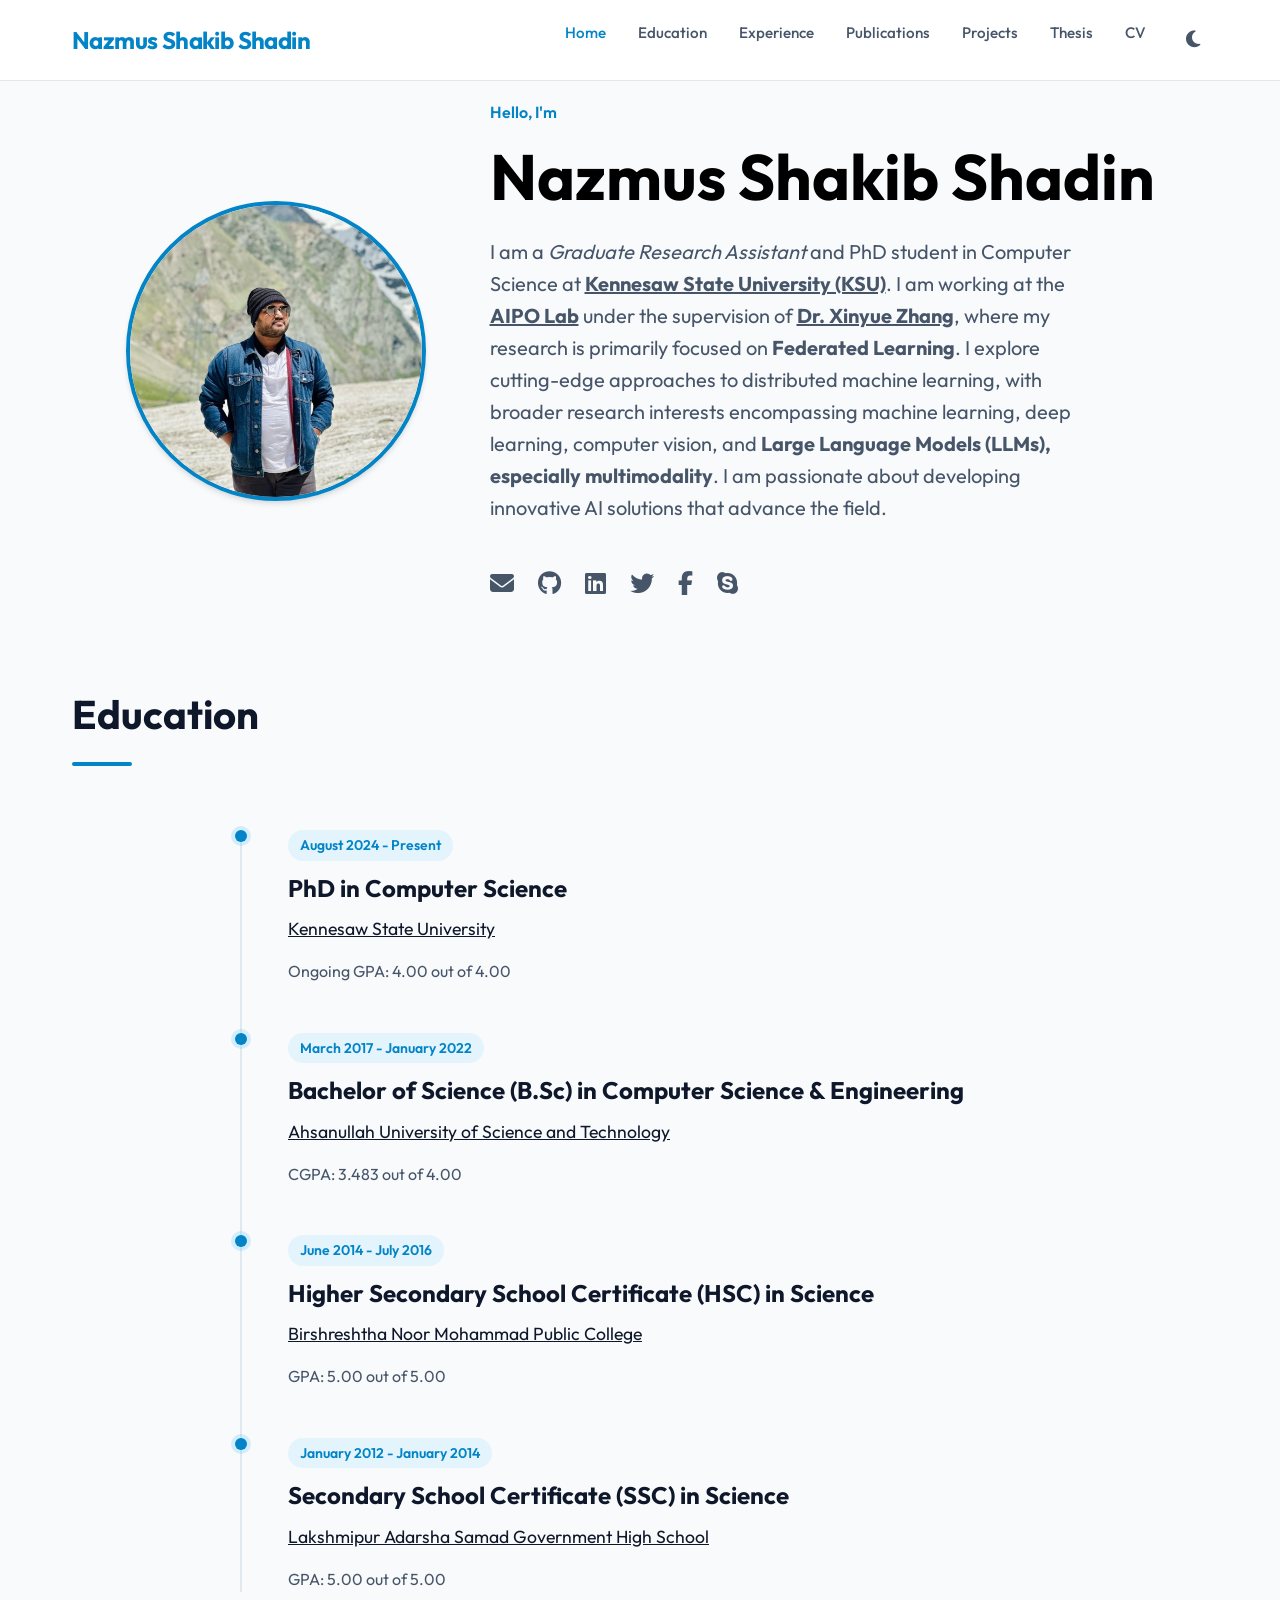
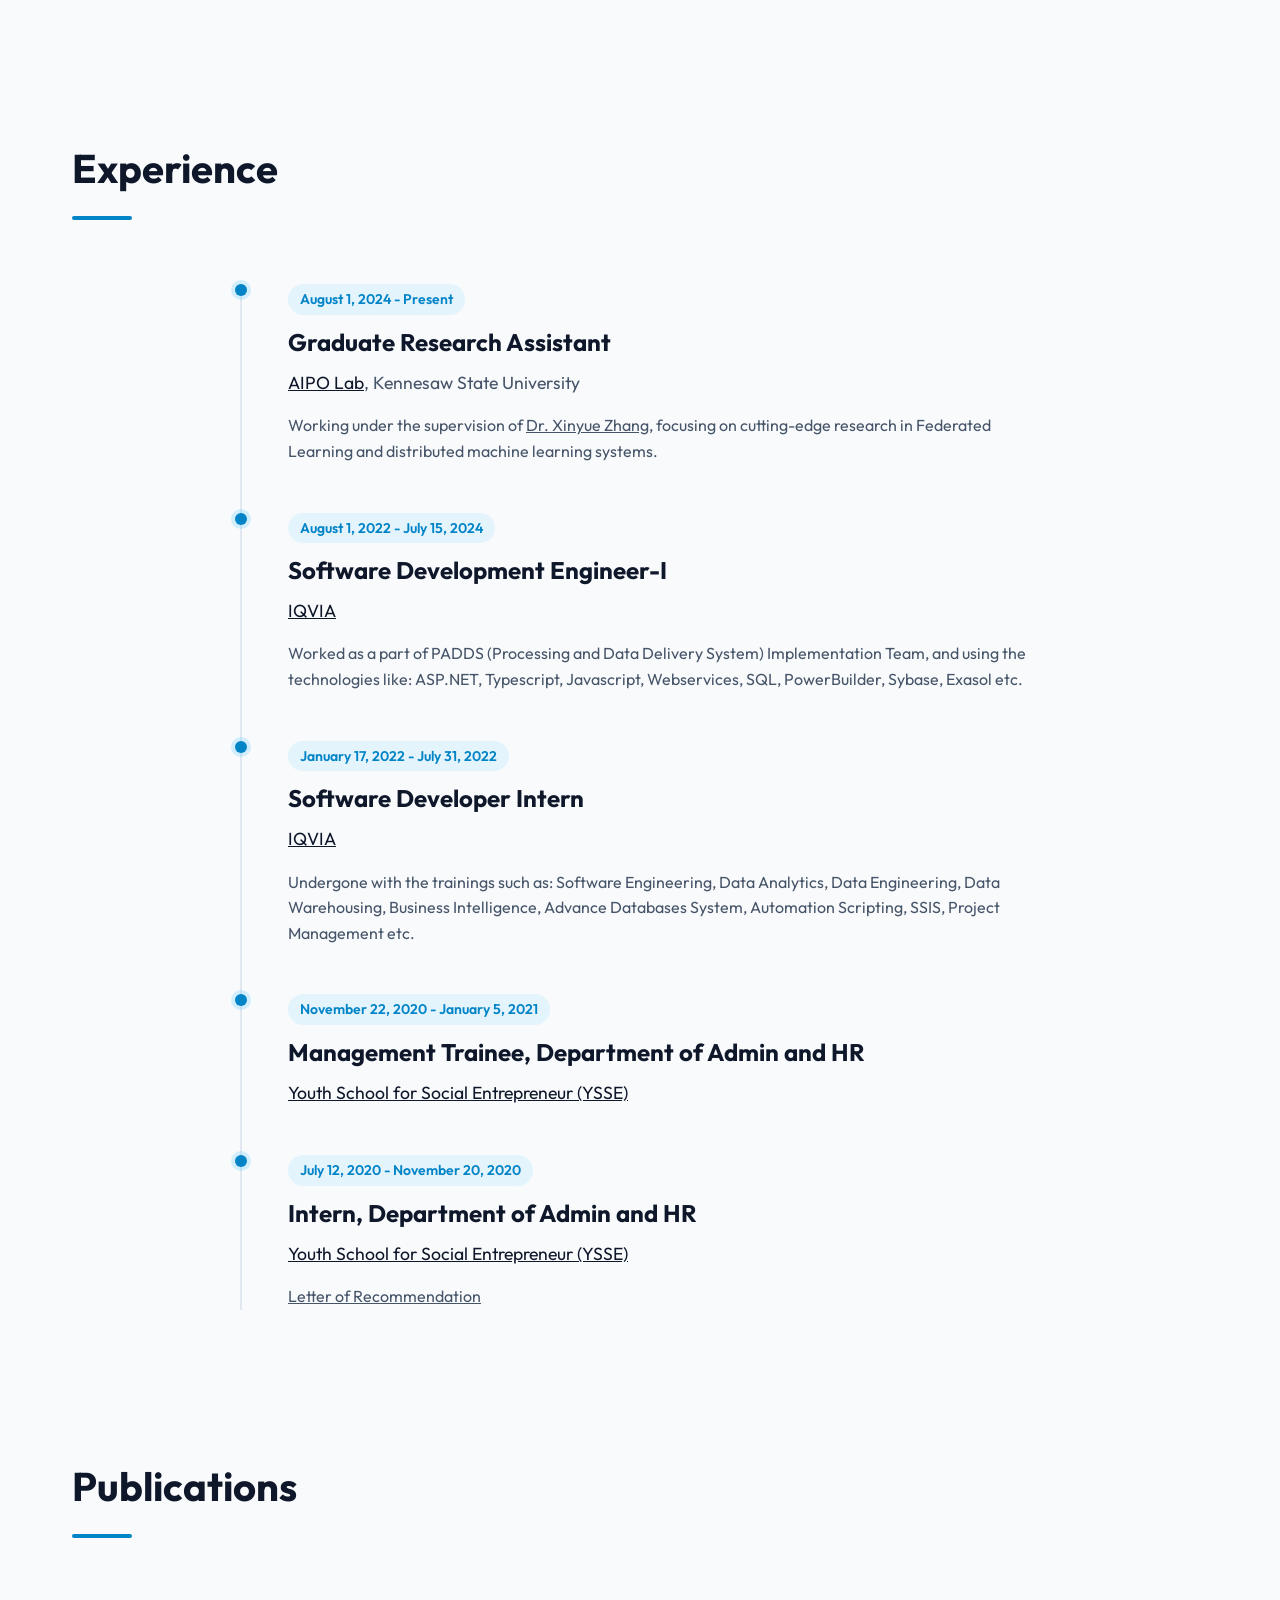
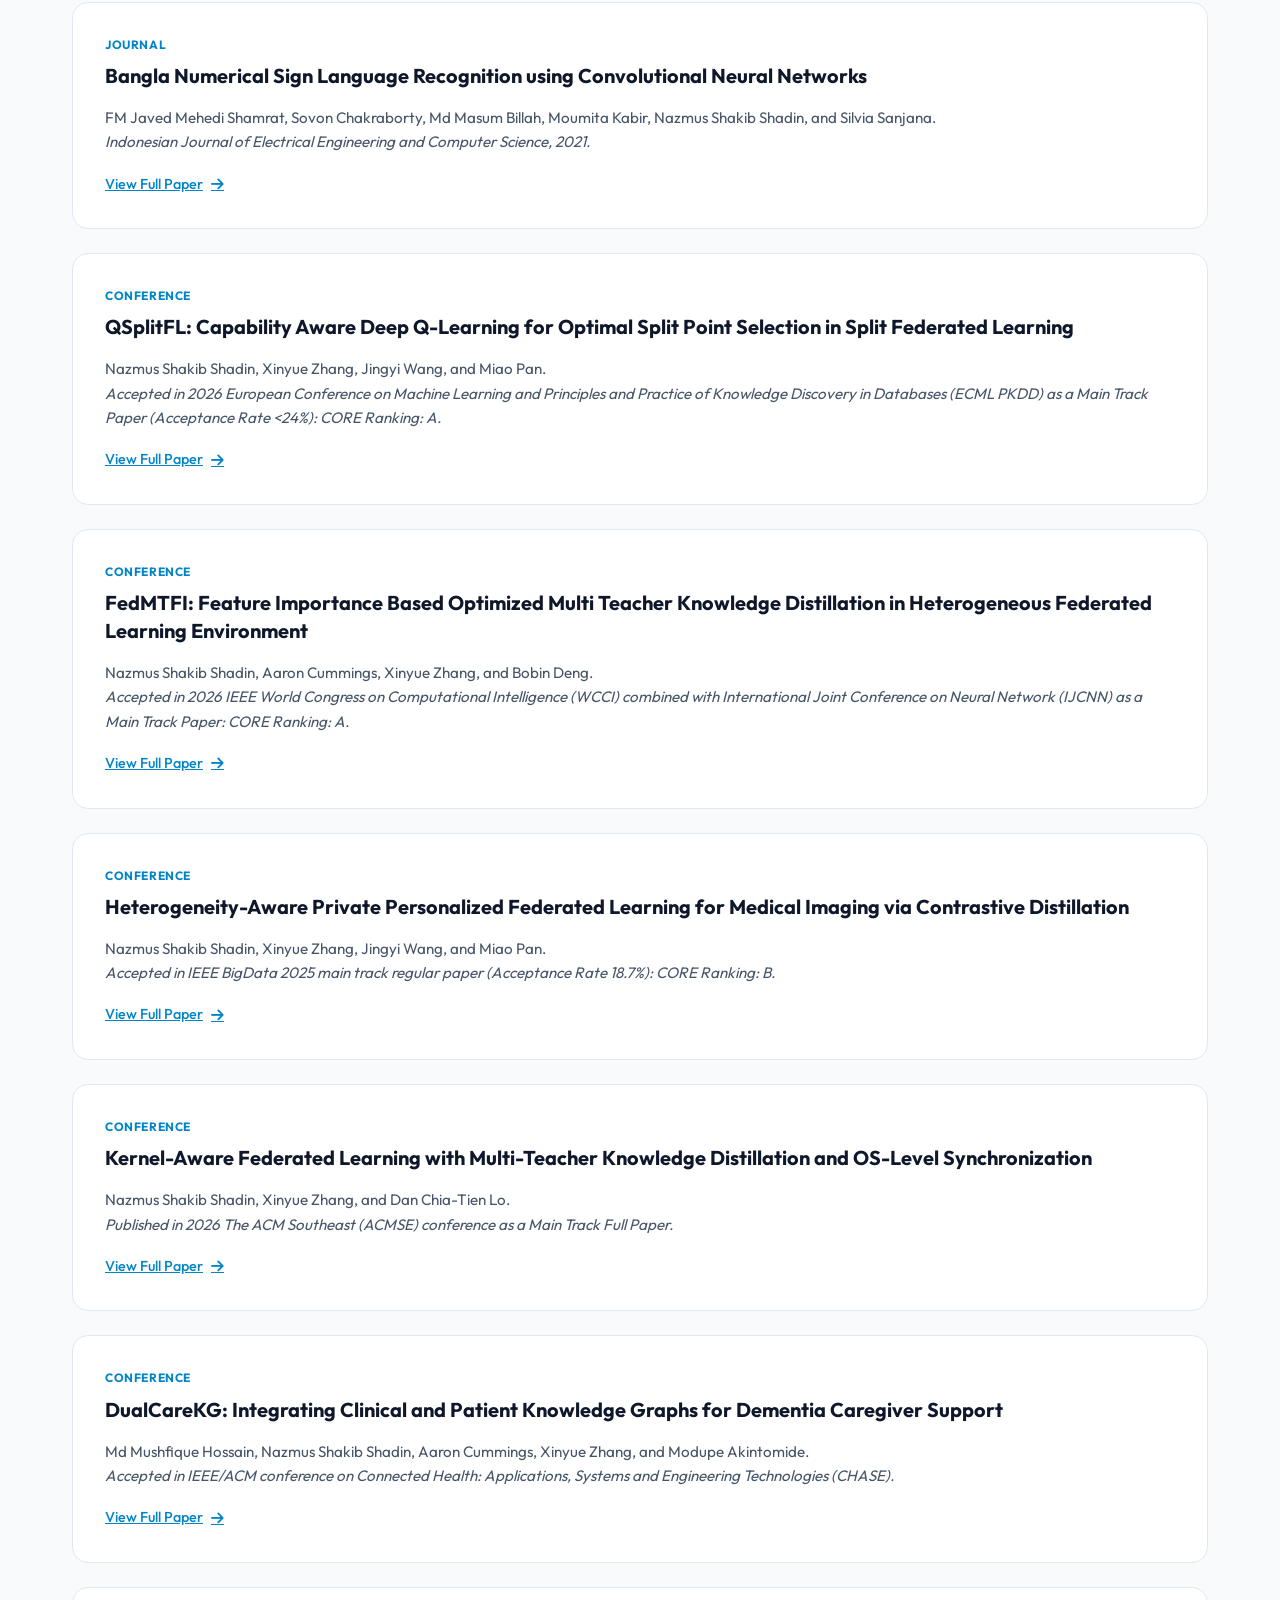
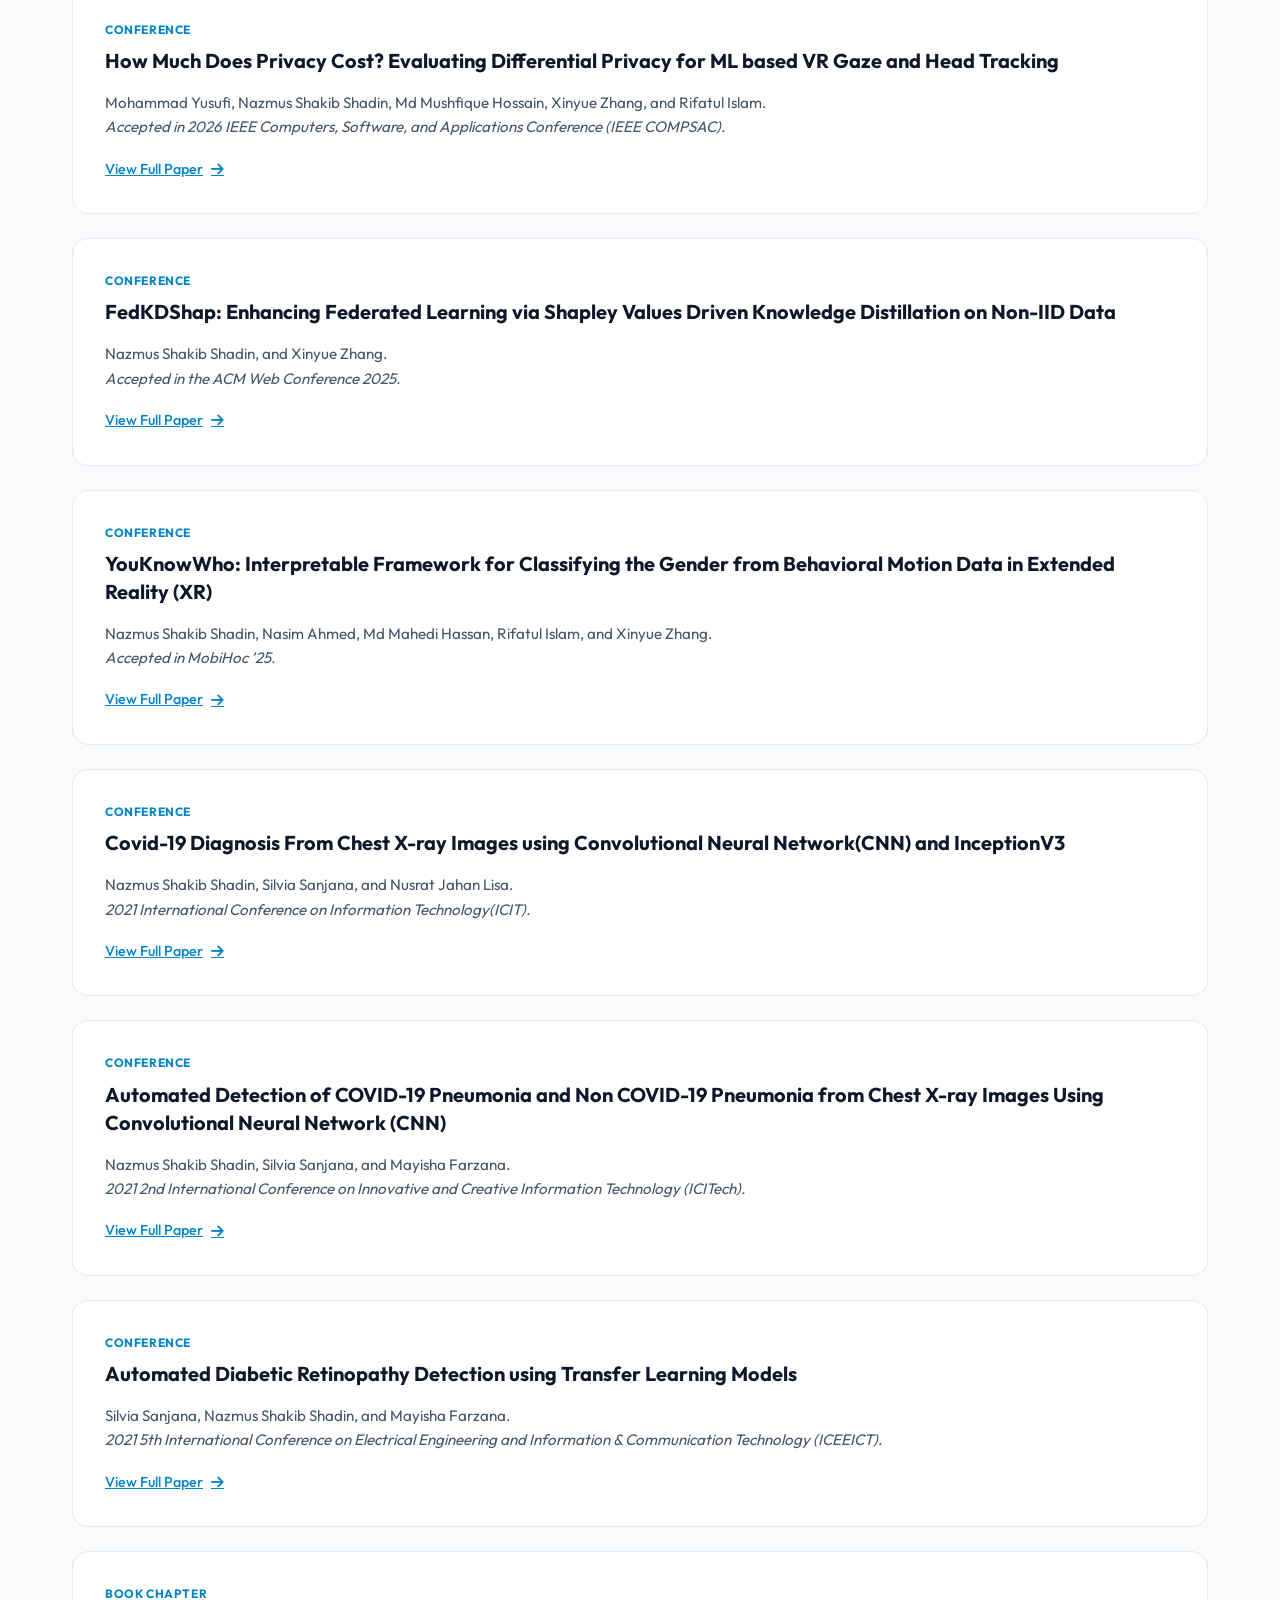
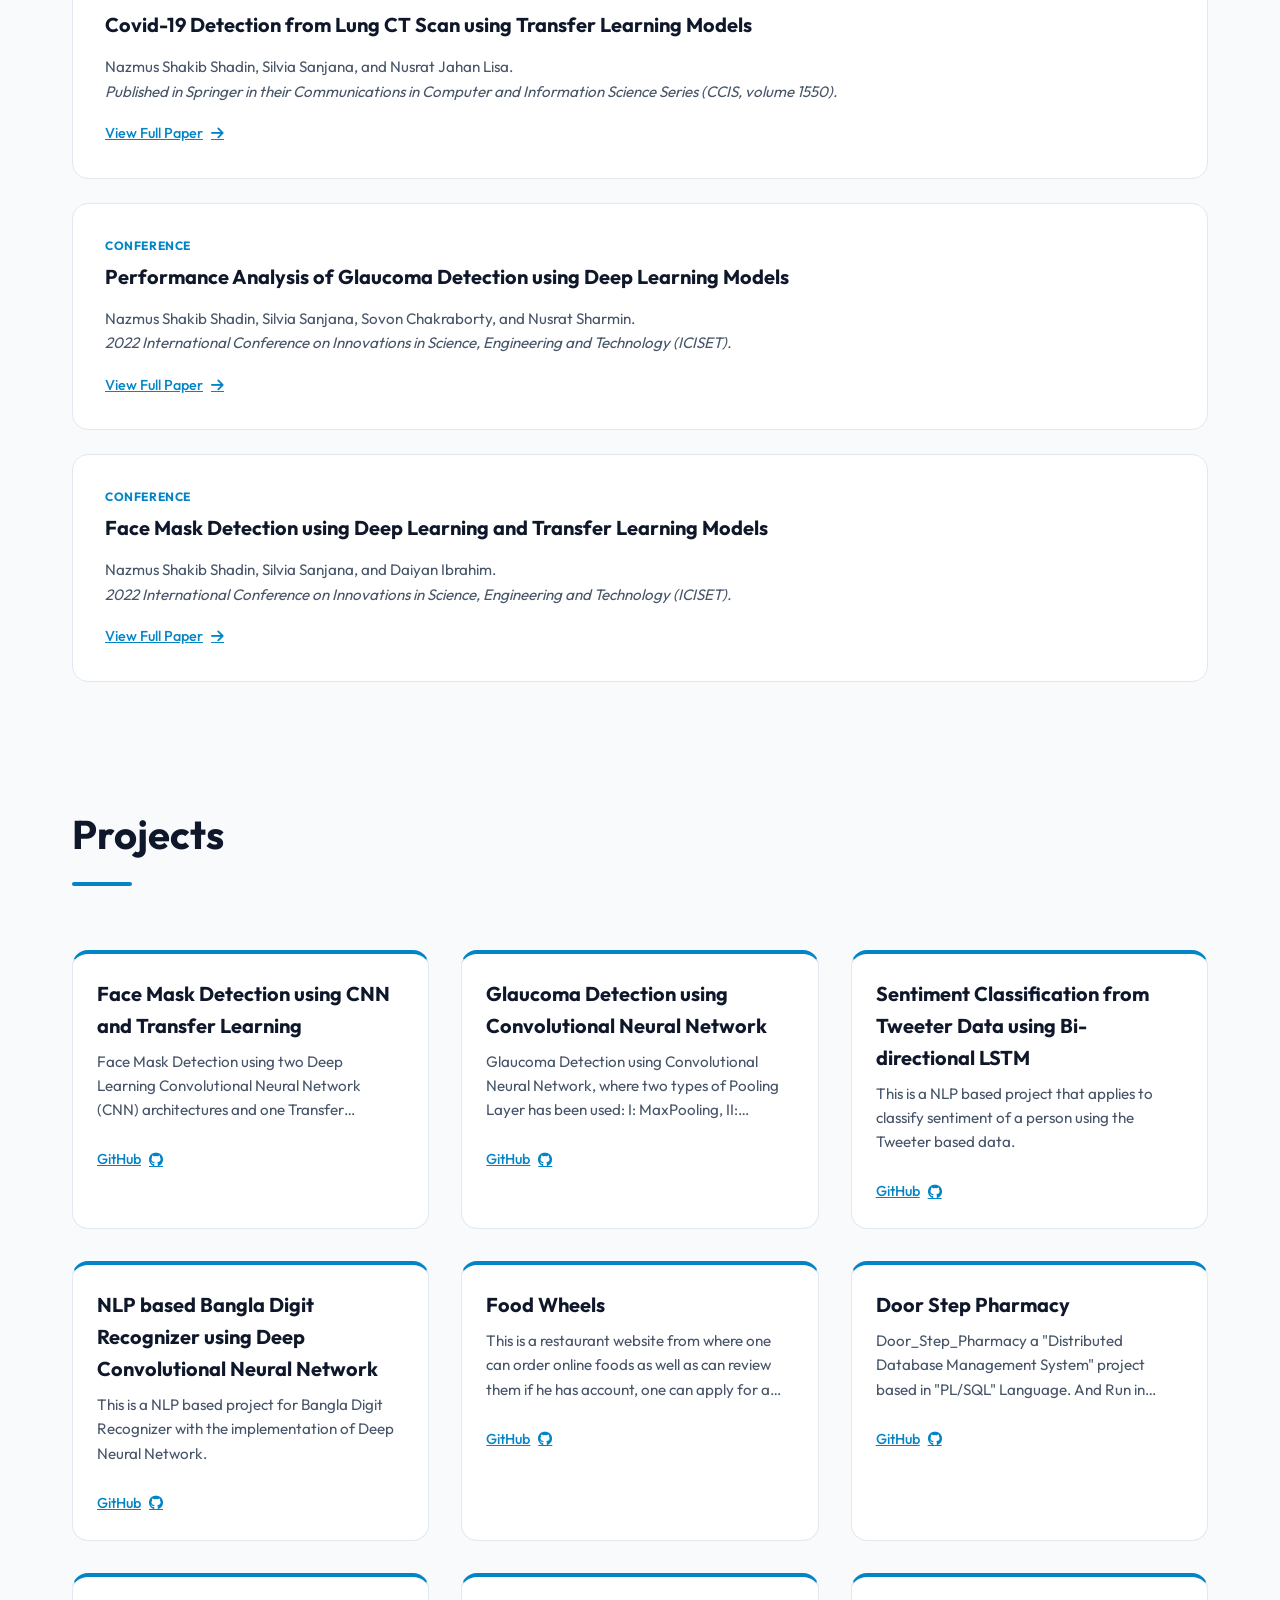
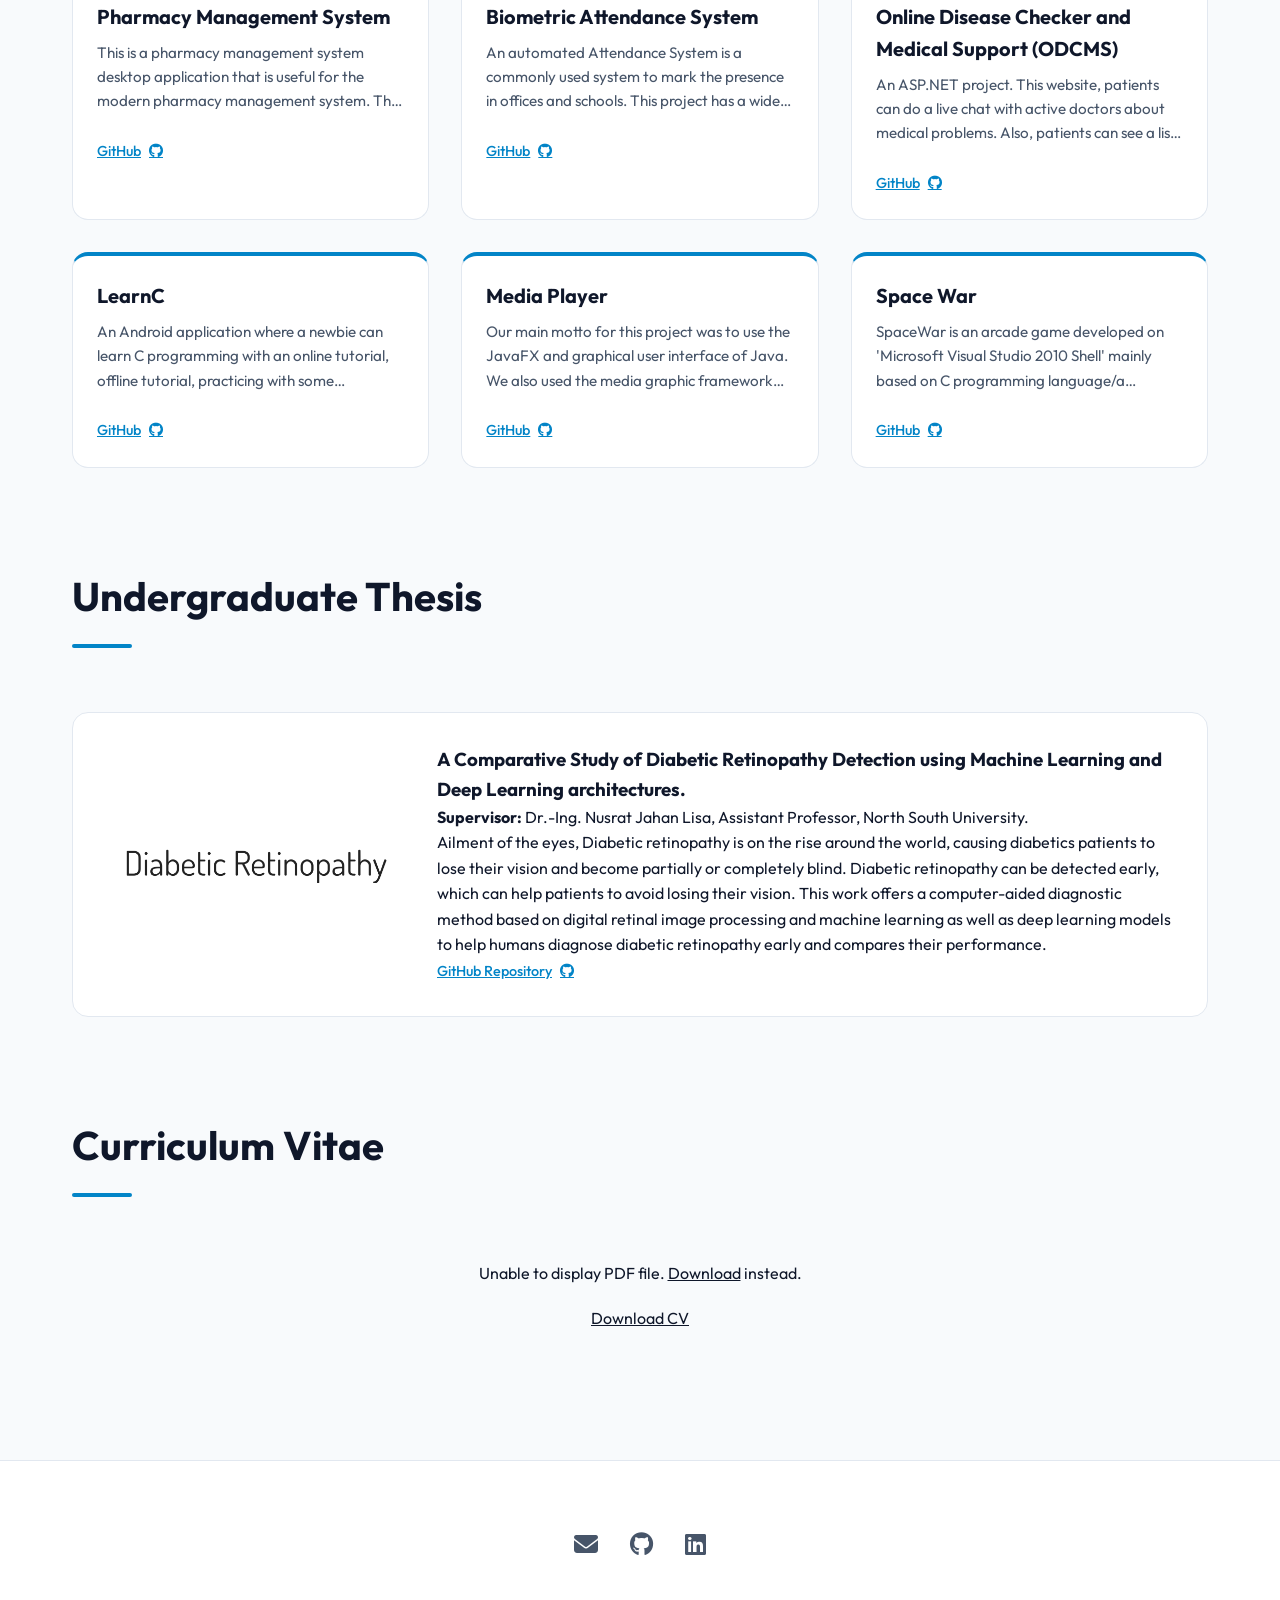
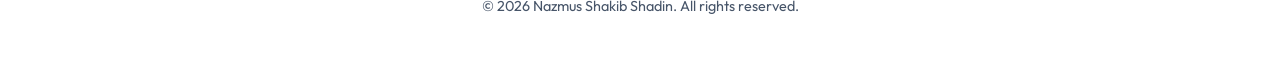
<file: index.html>
<!DOCTYPE html>
<html lang="en">

<head>
    <meta charset="UTF-8">
    <meta name="viewport" content="width=device-width, initial-scale=1.0">
    <title>Nazmus Shakib Shadin | Portfolio</title>
    <link rel="stylesheet" href="assets/css/style.css">
    <link rel="stylesheet" href="https://cdnjs.cloudflare.com/ajax/libs/font-awesome/6.4.0/css/all.min.css">
    <link rel="icon" href="assets/images/logo.png" type="image/png">
</head>

<body>

    <!-- Navigation -->
    <header>
        <div class="container">
            <nav>
                <a href="#home" class="logo">Nazmus Shakib Shadin</a>
                <div class="nav-links">
                    <a href="#home" class="active">Home</a>
                    <a href="#education">Education</a>
                    <a href="#experience">Experience</a>
                    <a href="#publications">Publications</a>
                    <a href="#projects">Projects</a>
                    <a href="#thesis">Thesis</a>
                    <a href="#cv">CV</a>
                    <button id="theme-toggle" aria-label="Toggle Dark/Light Mode">
                        <i class="fas fa-moon"></i>
                    </button>
                </div>
            </nav>
        </div>
    </header>

    <!-- Hero Section -->
    <section id="home" class="hero">
        <div class="container">
            <div class="hero-wrapper">
                <div class="hero-image">
                    <img src="assets/images/shadin.JPG" alt="Nazmus Shakib Shadin">
                </div>
                <div class="hero-content">
                    <span class="hero-greeting">Hello, I'm</span>
                    <h1>Nazmus Shakib Shadin</h1>
                    <p>I am a <i>Graduate Research Assistant</i> and PhD student in Computer Science at <a
                            href="https://www.kennesaw.edu/" target="_blank"><b>Kennesaw
                                State
                                University (KSU)</b></a>. I am working at the <a href="https://aipolab.github.io/"
                            target="_blank"><b>AIPO Lab</b></a> under the supervision of <a
                            href="https://sites.google.com/view/xinyuezhang/home" target="_blank"><b>Dr. Xinyue
                                Zhang</b></a>, where my research is primarily focused on <b>Federated Learning</b>. I
                        explore cutting-edge approaches to distributed machine learning, with broader research interests
                        encompassing machine learning, deep learning, computer vision, and <b>Large Language Models
                            (LLMs),
                            especially multimodality</b>. I am passionate about developing innovative AI solutions that
                        advance the field.</p>

                    <div class="social-links">
                        <a href="mailto:shadhin.aust.cse@gmail.com" target="_blank"><i class="fas fa-envelope"></i></a>
                        <a href="https://github.com/shadhin39" target="_blank"><i class="fab fa-github"></i></a>
                        <a href="https://www.linkedin.com/in/nazmus-shakib-shadin/" target="_blank"><i
                                class="fab fa-linkedin"></i></a>
                        <a href="https://twitter.com/AlamShadhin" target="_blank"><i class="fab fa-twitter"></i></a>
                        <a href="https://www.facebook.com/redialfardin.alam/" target="_blank"><i
                                class="fab fa-facebook-f"></i></a>
                        <a href="https://join.skype.com/invite/xJNS3lBO90di" target="_blank"><i
                                class="fab fa-skype"></i></a>
                    </div>
                </div>
            </div>
        </div>
    </section>

    <!-- Education Section -->
    <section id="education">
        <div class="container">
            <div class="section-header">
                <h2>Education</h2>
                <div class="line"></div>
            </div>

            <div class="timeline">
                <!-- PhD -->
                <div class="timeline-item">
                    <div class="timeline-dot"></div>
                    <span class="timeline-date">August 2024 - Present</span>
                    <div class="timeline-content">
                        <h3>PhD in Computer Science</h3>
                        <h4><a href="https://www.kennesaw.edu/" target="_blank">Kennesaw State University</a></h4>
                        <p>Ongoing GPA: 4.00 out of 4.00</p>
                    </div>
                </div>

                <!-- BSc -->
                <div class="timeline-item">
                    <div class="timeline-dot"></div>
                    <span class="timeline-date">March 2017 - January 2022</span>
                    <div class="timeline-content">
                        <h3>Bachelor of Science (B.Sc) in Computer Science & Engineering</h3>
                        <h4><a href="https://aust.edu/" target="_blank">Ahsanullah University of Science and
                                Technology</a></h4>
                        <p>CGPA: 3.483 out of 4.00</p>
                    </div>
                </div>

                <!-- HSC -->
                <div class="timeline-item">
                    <div class="timeline-dot"></div>
                    <span class="timeline-date">June 2014 - July 2016</span>
                    <div class="timeline-content">
                        <h3>Higher Secondary School Certificate (HSC) in Science</h3>
                        <h4><a href="https://www.noormohammadcollege.ac.bd/" target="_blank">Birshreshtha Noor Mohammad
                                Public College</a></h4>
                        <p>GPA: 5.00 out of 5.00</p>
                    </div>
                </div>

                <!-- SSC -->
                <div class="timeline-item">
                    <div class="timeline-dot"></div>
                    <span class="timeline-date">January 2012 - January 2014</span>
                    <div class="timeline-content">
                        <h3>Secondary School Certificate (SSC) in Science</h3>
                        <h4><a href="https://en.wikipedia.org/wiki/Lakshmipur_Adarsha_Samad_Government_High_School"
                                target="_blank">Lakshmipur Adarsha Samad Government High School</a></h4>
                        <p>GPA: 5.00 out of 5.00</p>
                    </div>
                </div>
            </div>
        </div>
    </section>

    <!-- Experience Section -->
    <section id="experience">
        <div class="container">
            <div class="section-header">
                <h2>Experience</h2>
                <div class="line"></div>
            </div>

            <div class="timeline">
                <!-- AIPO Lab -->
                <div class="timeline-item">
                    <div class="timeline-dot"></div>
                    <span class="timeline-date">August 1, 2024 - Present</span>
                    <div class="timeline-content">
                        <h3>Graduate Research Assistant</h3>
                        <h4><a href="https://aipolab.github.io/" target="_blank">AIPO Lab</a>, Kennesaw State University
                        </h4>
                        <p>Working under the supervision of <a href="https://sites.google.com/view/xinyuezhang/home"
                                target="_blank">Dr. Xinyue Zhang</a>, focusing on cutting-edge research in
                            Federated Learning and distributed machine learning systems.</p>
                    </div>
                </div>


                <!-- IQVIA Associate -->
                <div class="timeline-item">
                    <div class="timeline-dot"></div>
                    <span class="timeline-date">August 1, 2022 - July 15, 2024</span>
                    <div class="timeline-content">
                        <h3>Software Development Engineer-I</h3>
                        <h4><a href="https://www.iqvia.com/" target="_blank">IQVIA</a></h4>
                        <p>Worked as a part of PADDS (Processing and Data Delivery System) Implementation Team, and
                            using the technologies like: ASP.NET, Typescript, Javascript, Webservices, SQL,
                            PowerBuilder, Sybase, Exasol etc.</p>
                    </div>
                </div>

                <!-- IQVIA Intern -->
                <div class="timeline-item">
                    <div class="timeline-dot"></div>
                    <span class="timeline-date">January 17, 2022 - July 31, 2022</span>
                    <div class="timeline-content">
                        <h3>Software Developer Intern</h3>
                        <h4><a href="https://www.iqvia.com/" target="_blank">IQVIA</a></h4>
                        <p>Undergone with the trainings such as: Software Engineering, Data Analytics, Data Engineering,
                            Data Warehousing, Business Intelligence, Advance Databases System, Automation Scripting,
                            SSIS, Project Management etc.</p>
                    </div>
                </div>

                <!-- YSSE Management Trainee -->
                <div class="timeline-item">
                    <div class="timeline-dot"></div>
                    <span class="timeline-date">November 22, 2020 - January 5, 2021</span>
                    <div class="timeline-content">
                        <h3>Management Trainee, Department of Admin and HR</h3>
                        <h4><a href="https://ysseglobal.org/" target="_blank">Youth School for Social Entrepreneur
                                (YSSE)</a></h4>
                    </div>
                </div>

                <!-- YSSE Intern -->
                <div class="timeline-item">
                    <div class="timeline-dot"></div>
                    <span class="timeline-date">July 12, 2020 - November 20, 2020</span>
                    <div class="timeline-content">
                        <h3>Intern, Department of Admin and HR</h3>
                        <h4><a href="https://ysseglobal.org/" target="_blank">Youth School for Social Entrepreneur
                                (YSSE)</a></h4>
                        <p><a href="https://drive.google.com/file/d/1ArtIO8rOqjJyp0jUHnZARzsyRbNf6jn8/view?usp=sharing"
                                target="_blank">Letter of Recommendation</a></p>
                    </div>
                </div>
            </div>
        </div>
    </section>

    <!-- Publications Section -->
    <section id="publications">
        <div class="container">
            <div class="section-header">
                <h2>Publications</h2>
                <div class="line"></div>
            </div>
        <!-- Journals -->
        <div class="publication-item">
            <span class="publication-type">Journal</span>
            <h3>Bangla Numerical Sign Language Recognition using Convolutional Neural Networks</h3>
            <p>FM Javed Mehedi Shamrat, Sovon Chakraborty, Md Masum Billah, Moumita Kabir, Nazmus Shakib Shadin, and
                Silvia Sanjana.<br>
                <i>Indonesian Journal of Electrical Engineering and Computer Science, 2021.</i>
            </p>
            <a href="http://doi.org/10.11591/ijeecs.v23.i1.pp405-413" target="_blank" class="project-link">View Full
                Paper <i class="fas fa-arrow-right"></i></a>
        </div>
            <!-- Conferences -->
            <div class="publication-item">
                <span class="publication-type">Conference</span>
                <h3>QSplitFL: Capability Aware Deep Q-Learning for Optimal Split Point Selection in Split Federated Learning</h3>
                <p>Nazmus Shakib Shadin, Xinyue Zhang, Jingyi Wang, and Miao Pan.<br>
                    <i>Accepted in 2026 European Conference on Machine Learning and Principles and Practice of Knowledge Discovery in Databases (ECML PKDD) as a Main Track Paper (Acceptance Rate <24%): CORE Ranking: A.</i>
                </p>
            <a href="https://par.nsf.gov/servlets/purl/10688642" target="_blank" class="project-link">View Full Paper
            <i class="fas fa-arrow-right"></i></a>
            </div>
            <div class="publication-item">
                <span class="publication-type">Conference</span>
                <h3>FedMTFI: Feature Importance Based Optimized Multi Teacher Knowledge Distillation in Heterogeneous Federated Learning Environment</h3>
                <p>Nazmus Shakib Shadin, Aaron Cummings, Xinyue Zhang, and Bobin Deng.<br>
                    <i>Accepted in 2026 IEEE World Congress on Computational Intelligence (WCCI) combined with International Joint Conference on Neural Network (IJCNN) as a Main Track Paper: CORE Ranking: A.</i>
                </p>
                 <a href="https://arxiv.org/abs/2606.01607" target="_blank" class="project-link">View Full Paper
                    <i class="fas fa-arrow-right"></i></a>
            </div>
            <div class="publication-item">
                <span class="publication-type">Conference</span>
                <h3>Heterogeneity-Aware Private Personalized Federated Learning for Medical Imaging via Contrastive Distillation</h3>
                <p>Nazmus Shakib Shadin, Xinyue Zhang, Jingyi Wang, and Miao Pan.<br>
                    <i>Accepted in IEEE BigData 2025 main track regular paper (Acceptance Rate 18.7%): CORE Ranking: B.</i>
                </p>
                 <a href="https://par.nsf.gov/servlets/purl/10663562" target="_blank" class="project-link">View Full Paper
                    <i class="fas fa-arrow-right"></i></a>
            </div>
            <div class="publication-item">
                <span class="publication-type">Conference</span>
                <h3>Kernel-Aware Federated Learning with Multi-Teacher Knowledge Distillation and OS-Level Synchronization</h3>
                <p>Nazmus Shakib Shadin, Xinyue Zhang, and Dan Chia-Tien Lo.<br>
                    <i>Published in 2026 The ACM Southeast (ACMSE) conference as a Main Track Full Paper.</i>
                </p>
                 <a href="https://doi.org/10.1145/3746467.3801500" target="_blank" class="project-link">View Full Paper
                    <i class="fas fa-arrow-right"></i></a>
            </div>
            <div class="publication-item">
                <span class="publication-type">Conference</span>
                <h3>DualCareKG: Integrating Clinical and Patient Knowledge Graphs for Dementia Caregiver Support</h3>
                <p>Md Mushfique Hossain, Nazmus Shakib Shadin, Aaron Cummings, Xinyue Zhang, and Modupe Akintomide.<br>
                    <i>Accepted in IEEE/ACM conference on Connected Health: Applications, Systems and Engineering Technologies (CHASE).</i>
                </p>
                 <a href="https://par.nsf.gov/servlets/purl/10688639" target="_blank" class="project-link">View Full Paper
                    <i class="fas fa-arrow-right"></i></a>
            </div>
            <div class="publication-item">
                <span class="publication-type">Conference</span>
                <h3>How Much Does Privacy Cost? Evaluating Differential Privacy for ML based VR Gaze and Head Tracking</h3>
                <p>Mohammad Yusufi, Nazmus Shakib Shadin, Md Mushfique Hossain, Xinyue Zhang, and Rifatul Islam.<br>
                    <i>Accepted in 2026 IEEE Computers, Software, and Applications Conference (IEEE COMPSAC).</i>
                </p>
                 <a href="https://par.nsf.gov/servlets/purl/10688625" target="_blank" class="project-link">View Full Paper
                    <i class="fas fa-arrow-right"></i></a>
            </div>
            <div class="publication-item">
                <span class="publication-type">Conference</span>
                <h3>FedKDShap: Enhancing Federated Learning via Shapley Values Driven Knowledge Distillation on Non-IID
                    Data</h3>
                <p>Nazmus Shakib Shadin, and Xinyue Zhang.<br>
                    <i>Accepted in the ACM Web Conference 2025.</i>
                </p>
                <a href="https://dl.acm.org/doi/10.1145/3701716.3717645" target="_blank" class="project-link">View Full
                    Paper <i class="fas fa-arrow-right"></i></a>
            </div>

            <div class="publication-item">
                <span class="publication-type">Conference</span>
                <h3>YouKnowWho: Interpretable Framework for Classifying the Gender from Behavioral Motion Data in
                    Extended Reality (XR)</h3>
                <p>Nazmus Shakib Shadin, Nasim Ahmed, Md Mahedi Hassan, Rifatul Islam, and Xinyue Zhang.<br>
                    <i>Accepted in MobiHoc ’25.</i>
                </p>
                <a href="https://doi.org/10.1145/3704413.3765309" target="_blank" class="project-link">View Full Paper
                    <i class="fas fa-arrow-right"></i></a>
            </div>

            <div class="publication-item">
                <span class="publication-type">Conference</span>
                <h3>Covid-19 Diagnosis From Chest X-ray Images using Convolutional Neural Network(CNN) and InceptionV3
                </h3>
                <p>Nazmus Shakib Shadin, Silvia Sanjana, and Nusrat Jahan Lisa.<br>
                    <i>2021 International Conference on Information Technology(ICIT).</i>
                </p>
                <a href="http://doi.org/10.1109/ICIT52682.2021.9491752" target="_blank" class="project-link">View Full
                    Paper <i class="fas fa-arrow-right"></i></a>
            </div>

            <div class="publication-item">
                <span class="publication-type">Conference</span>
                <h3>Automated Detection of COVID-19 Pneumonia and Non COVID-19 Pneumonia from Chest X-ray Images Using
                    Convolutional Neural Network (CNN)</h3>
                <p>Nazmus Shakib Shadin, Silvia Sanjana, and Mayisha Farzana.<br>
                    <i>2021 2nd International Conference on Innovative and Creative Information Technology
                        (ICITech).</i>
                </p>
                <a href="http://doi.org/10.1109/ICITech50181.2021.9590174" target="_blank" class="project-link">View
                    Full Paper <i class="fas fa-arrow-right"></i></a>
            </div>

            <div class="publication-item">
                <span class="publication-type">Conference</span>
                <h3>Automated Diabetic Retinopathy Detection using Transfer Learning Models</h3>
                <p>Silvia Sanjana, Nazmus Shakib Shadin, and Mayisha Farzana.<br>
                    <i>2021 5th International Conference on Electrical Engineering and Information & Communication
                        Technology (ICEEICT).</i>
                </p>
                <a href="http://doi.org/10.1109/ICEEICT53905.2021.9667793" target="_blank" class="project-link">View
                    Full Paper <i class="fas fa-arrow-right"></i></a>
            </div>

            <div class="publication-item">
                <span class="publication-type">Book Chapter</span>
                <h3>Covid-19 Detection from Lung CT Scan using Transfer Learning Models</h3>
                <p>Nazmus Shakib Shadin, Silvia Sanjana, and Nusrat Jahan Lisa.<br>
                    <i>Published in Springer in their Communications in Computer and Information Science Series (CCIS,
                        volume 1550).</i>
                </p>
                <a href="http://doi.org/10.1007/978-3-031-17181-9_5" target="_blank" class="project-link">View Full
                    Paper <i class="fas fa-arrow-right"></i></a>
            </div>

            <div class="publication-item">
                <span class="publication-type">Conference</span>
                <h3>Performance Analysis of Glaucoma Detection using Deep Learning Models</h3>
                <p>Nazmus Shakib Shadin, Silvia Sanjana, Sovon Chakraborty, and Nusrat Sharmin.<br>
                    <i>2022 International Conference on Innovations in Science, Engineering and Technology (ICISET).</i>
                </p>
                <a href="http://doi.org/10.1109/ICISET54810.2022.9775828" target="_blank" class="project-link">View Full
                    Paper <i class="fas fa-arrow-right"></i></a>
            </div>

            <div class="publication-item">
                <span class="publication-type">Conference</span>
                <h3>Face Mask Detection using Deep Learning and Transfer Learning Models</h3>
                <p>Nazmus Shakib Shadin, Silvia Sanjana, and Daiyan Ibrahim.<br>
                    <i>2022 International Conference on Innovations in Science, Engineering and Technology (ICISET).</i>
                </p>
                <a href="http://doi.org/10.1109/ICISET54810.2022.9775925" target="_blank" class="project-link">View Full
                    Paper <i class="fas fa-arrow-right"></i></a>
            </div>
        </div>

    </section>


    <!-- Projects Section -->
    <section id="projects">
        <div class="container">
            <div class="section-header">
                <h2>Projects</h2>
                <div class="line"></div>
            </div>

            <div class="projects-grid">
                <!-- Face Mask -->
                <div class="project-card">
                    <div class="project-content">
                        <h3>Face Mask Detection using CNN and Transfer Learning</h3>
                        <p>Face Mask Detection using two Deep Learning Convolutional Neural Network (CNN) architectures
                            and one Transfer Learning Model (MobileNetV2).</p>
                        <a href="https://github.com/shadhin39/Face_Mask_Detection_CNN_Transfer_Learning" target="_blank"
                            class="project-link">GitHub <i class="fab fa-github"></i></a>
                    </div>
                </div>

                <!-- Glaucoma -->
                <div class="project-card">
                    <div class="project-content">
                        <h3>Glaucoma Detection using Convolutional Neural Network</h3>
                        <p>Glaucoma Detection using Convolutional Neural Network, where two types of Pooling Layer has
                            been used: I: MaxPooling, II: Average Pooling.</p>
                        <a href="https://github.com/shadhin39/GlaucomaDetectionUsingCNN-MaxPooling-and-AveragePooling"
                            target="_blank" class="project-link">GitHub <i class="fab fa-github"></i></a>
                    </div>
                </div>

                <!-- Sentiment -->
                <div class="project-card">
                    <div class="project-content">
                        <h3>Sentiment Classification from Tweeter Data using Bi-directional LSTM</h3>
                        <p>This is a NLP based project that applies to classify sentiment of a person using the Tweeter
                            based data.</p>
                        <a href="https://github.com/shadhin39/Sentiment_Classification_from_Tweeter_Data_using_Bi-directional_LSTM"
                            target="_blank" class="project-link">GitHub <i class="fab fa-github"></i></a>
                    </div>
                </div>

                <!-- Bangla Digit -->
                <div class="project-card">
                    <div class="project-content">
                        <h3>NLP based Bangla Digit Recognizer using Deep Convolutional Neural Network</h3>
                        <p>This is a NLP based project for Bangla Digit Recognizer with the implementation of Deep
                            Neural Network.</p>
                        <a href="https://github.com/shadhin39/NLP-based-Bangla-Digit-Recognizer-using-Deep-Convolutional-Neural-Network"
                            target="_blank" class="project-link">GitHub <i class="fab fa-github"></i></a>
                    </div>
                </div>

                <!-- Food Wheels -->
                <div class="project-card">
                    <div class="project-content">
                        <h3>Food Wheels</h3>
                        <p>This is a restaurant website from where one can order online foods as well as can review them
                            if he has account, one can apply for a chef's job if there is any vacancy. To built this
                            application HTML, CSS, PHP and MySQL database are used.</p>
                        <a href="https://github.com/shadhin39/Food-Wheels" target="_blank" class="project-link">GitHub
                            <i class="fab fa-github"></i></a>
                    </div>
                </div>

                <!-- Door Step Pharmacy -->
                <div class="project-card">
                    <div class="project-content">
                        <h3>Door Step Pharmacy</h3>
                        <p>Door_Step_Pharmacy a "Distributed Database Management System" project based in "PL/SQL"
                            Language. And Run in "CLI". Features and Other Details are given in the "README" section of
                            GitHub.</p>
                        <a href="https://github.com/shadhin39/Door_Step_Pharmacy-Distributed-Database-Management-System"
                            target="_blank" class="project-link">GitHub <i class="fab fa-github"></i></a>
                    </div>
                </div>

                <!-- Pharmacy Management System -->
                <div class="project-card">
                    <div class="project-content">
                        <h3>Pharmacy Management System</h3>
                        <p>This is a pharmacy management system desktop application that is useful for the modern
                            pharmacy management system. This app is integrated with java swing, as database Microsoft
                            SQL server is being used.</p>
                        <a href="https://github.com/shadhin39/Pharmacy-Management-System" target="_blank"
                            class="project-link">GitHub <i class="fab fa-github"></i></a>
                    </div>
                </div>

                <!-- Biometric Attendance System -->
                <div class="project-card">
                    <div class="project-content">
                        <h3>Biometric Attendance System</h3>
                        <p>An automated Attendance System is a commonly used system to mark the presence in offices and
                            schools. This project has a wide application in schools, colleges, business organizations,
                            offices where marking of attendance is required accurately with time. By using the password
                            input, the system will become more secure for the users.</p>
                        <a href="https://github.com/shadhin39/Biometric_Attendance_System" target="_blank"
                            class="project-link">GitHub <i class="fab fa-github"></i></a>
                    </div>
                </div>

                <!-- ODCMS -->
                <div class="project-card">
                    <div class="project-content">
                        <h3>Online Disease Checker and Medical Support (ODCMS)</h3>
                        <p>An ASP.NET project. This website, patients can do a live chat with active doctors about
                            medical problems. Also, patients can see a list of doctors and hospitals with details.</p>
                        <a href="https://github.com/shadhin39/ODCMS" target="_blank" class="project-link">GitHub <i
                                class="fab fa-github"></i></a>
                    </div>
                </div>

                <!-- LearnC -->
                <div class="project-card">
                    <div class="project-content">
                        <h3>LearnC</h3>
                        <p>An Android application where a newbie can learn C programming with an online tutorial,
                            offline tutorial, practicing with some competitive programming question and viva board
                            questions, can run his/her code online. To give the quiz, the user must be logged in into
                            the system.</p>
                        <a href="https://github.com/shadhin39/LearnC" target="_blank" class="project-link">GitHub <i
                                class="fab fa-github"></i></a>
                    </div>
                </div>

                <!-- Media Player -->
                <div class="project-card">
                    <div class="project-content">
                        <h3>Media Player</h3>
                        <p>Our main motto for this project was to use the JavaFX and graphical user interface of Java.
                            We also used the media graphic framework from the ORACLE. It is more powerful to use the
                            libraries from the oracle. Oracle’s library is used to play both mp3 and mp4 formats music.
                            We used the latest version of JavaFX which is Javafx 9 and the latest version.</p>
                        <a href="https://github.com/shadhin39/Media_Player" target="_blank" class="project-link">GitHub
                            <i class="fab fa-github"></i></a>
                    </div>
                </div>

                <!-- Space War -->
                <div class="project-card">
                    <div class="project-content">
                        <h3>Space War</h3>
                        <p>SpaceWar is an arcade game developed on 'Microsoft Visual Studio 2010 Shell' mainly based on
                            C programming language/a structured programming language with special emphasis on higher
                            features like strings, files, sound, and graphics. In this arcade game one player needs to
                            kill enemy aircraft and increase the level. At a higher level, the movement of the enemy
                            aircraft will be faster. In the last stage, the boss will arrive. The high score will be
                            updated after making a better score than the previous one. Gaming control and other
                            necessary instructions are given in the game's instruction section.</p>
                        <a href="https://github.com/shadhin39/Space_War" target="_blank" class="project-link">GitHub <i
                                class="fab fa-github"></i></a>
                    </div>
                </div>
            </div>
        </div>
    </section>

    <!-- Thesis Section -->
    <section id="thesis">
        <div class="container">
            <div class="section-header">
                <h2>Undergraduate Thesis</h2>
                <div class="line"></div>
            </div>

            <div class="thesis-card">
                <div class="thesis-image">
                    <img src="assets/images/DR1.png" alt="Thesis Image">
                </div>
                <div class="thesis-content">
                    <h3>A Comparative Study of Diabetic Retinopathy Detection using Machine Learning and Deep Learning
                        architectures.</h3>
                    <p><b>Supervisor:</b> Dr.-Ing. Nusrat Jahan Lisa, Assistant Professor, North South University.</p>
                    <p>Ailment of the eyes, Diabetic retinopathy is on the rise around the world, causing diabetics
                        patients to lose their vision and become partially or completely blind. Diabetic retinopathy can
                        be detected early, which can help patients to avoid losing their vision. This work offers a
                        computer-aided diagnostic method based on digital retinal image processing and machine learning
                        as well as deep learning models to help humans diagnose diabetic retinopathy early and compares
                        their performance.</p>
                    <a href="https://github.com/shadhin39/A_Comparative_Study_of_Diabetic_Retinopathy_Detection_Using_Machine_Learning_and_Deep_Learning"
                        target="_blank" class="project-link">GitHub Repository <i class="fab fa-github"></i></a>
                </div>
            </div>
        </div>
    </section>

    <!-- CV Section -->
    <section id="cv">
        <div class="container">
            <div class="section-header">
                <h2>Curriculum Vitae</h2>
                <div class="line"></div>
            </div>
            <div class="cv-container" style="text-align: center;">
                <object data="assets/files/CV_NazmusShakib_Shadin_Main.pdf" type="application/pdf" width="100%"
                    height="800px">
                    <p>Unable to display PDF file. <a href="assets/files/CV_NazmusShakib_Shadin_Main.pdf">Download</a>
                        instead.</p>
                </object>
                <div style="margin-top: 20px;">
                    <a href="assets/files/CV_NazmusShakib_Shadin_Main.pdf" target="_blank" class="button">Download
                        CV</a>
                </div>
            </div>
        </div>
    </section>

    <!-- Footer -->
    <footer>
        <div class="container">
            <div class="footer-socials">
                <a href="mailto:shadhin.aust.cse@gmail.com" target="_blank"><i class="fas fa-envelope"></i></a>
                <a href="https://github.com/shadhin39" target="_blank"><i class="fab fa-github"></i></a>
                <a href="https://www.linkedin.com/in/nazmus-shakib-shadin/" target="_blank"><i
                        class="fab fa-linkedin"></i></a>
            </div>
            <p class="copyright">&copy; 2026 Nazmus Shakib Shadin. All rights reserved.</p>
        </div>
    </footer>

    <script src="assets/js/script.js"></script>
</body>

</html>
</file>
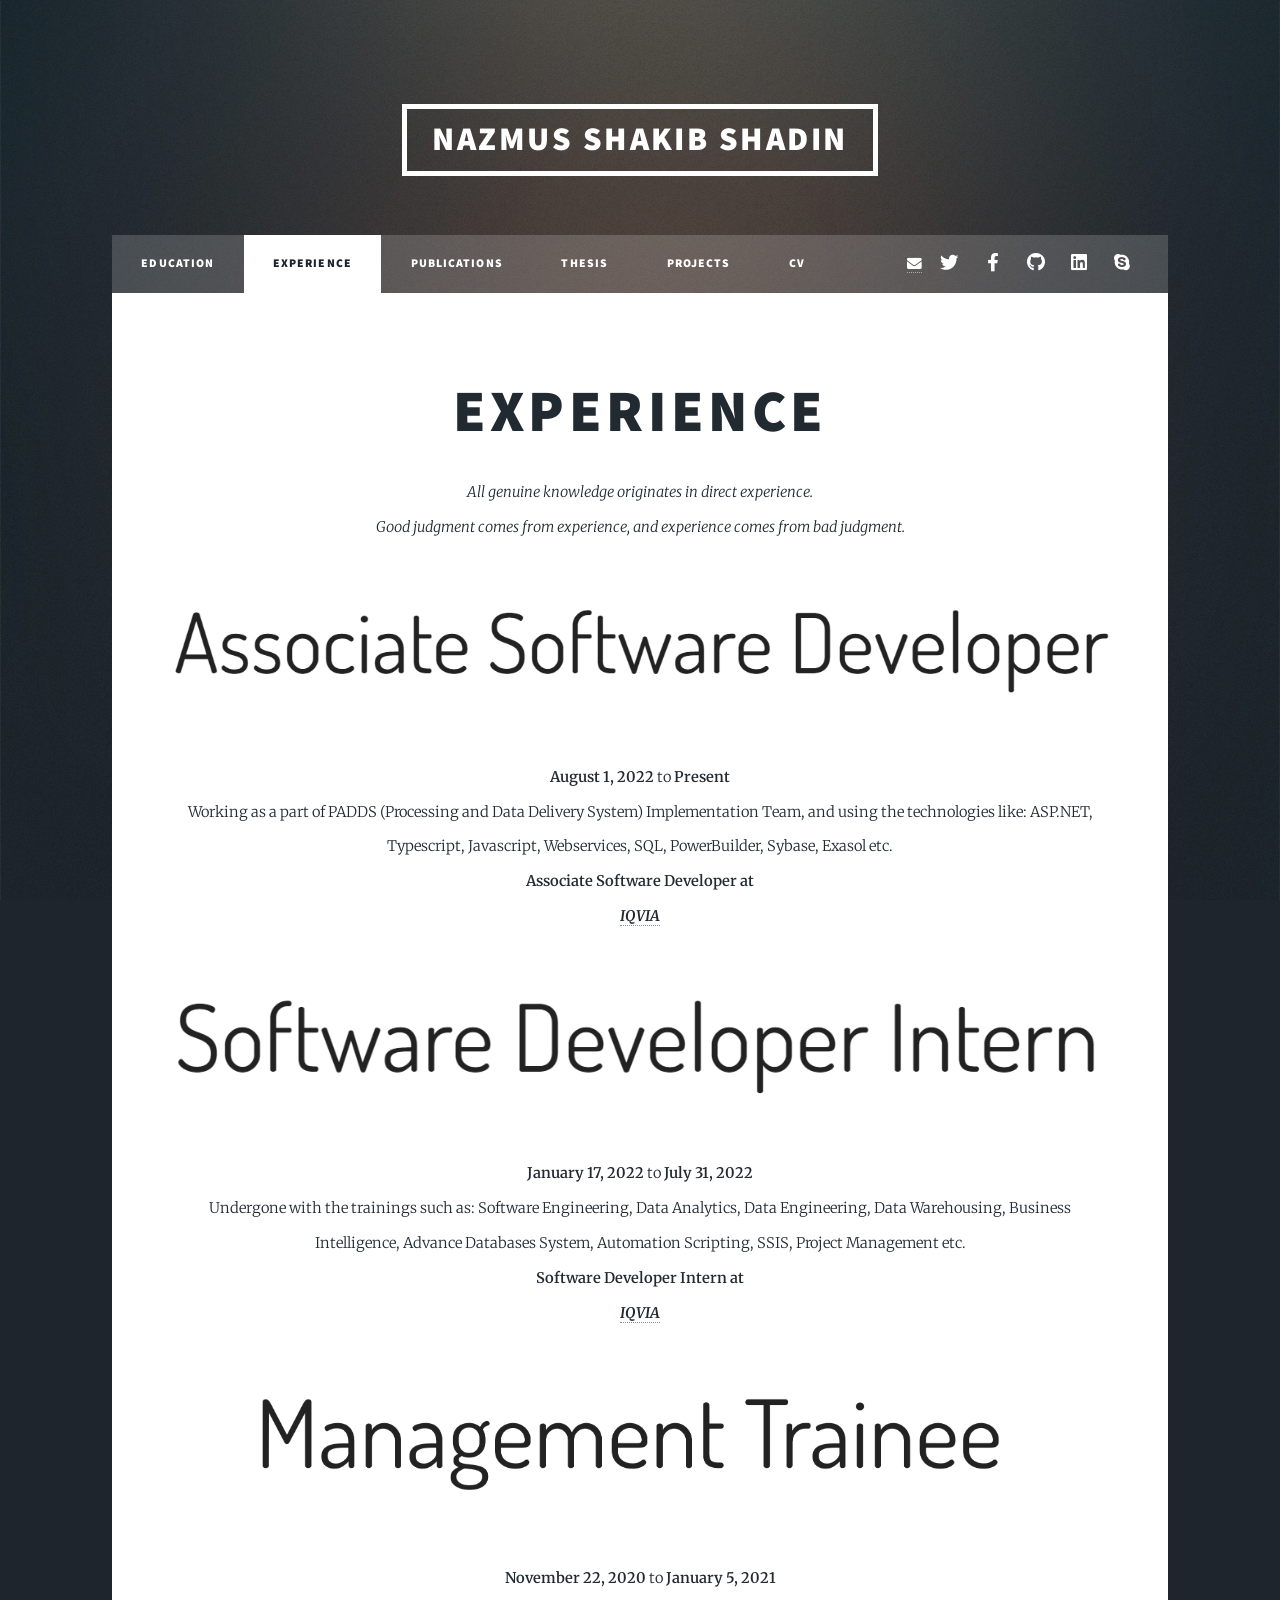
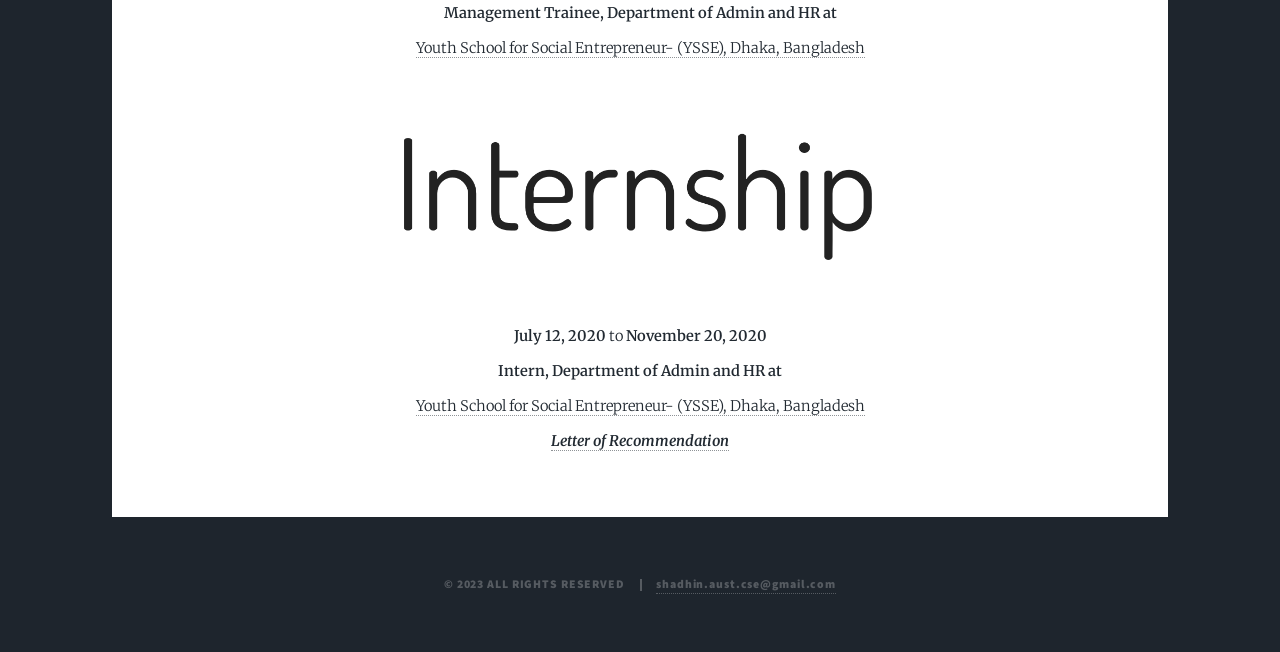
<file: generic.html>
<!DOCTYPE HTML>

<html>
	<head>
		<title>Nazmus Shakib Shadin</title>
		<meta charset="utf-8" />
		<meta name="viewport" content="width=device-width, initial-scale=1, user-scalable=no" />
		<link rel="stylesheet" href="assets/css/main.css" />
		<noscript><link r el="stylesheet" href="assets/css/noscript.css" /></noscript>
		<link rel = "icon" href = "images/logo.png" type = "image/png">
	</head>
	<body class="is-preload">

		<!-- Wrapper -->
			<div id="wrapper">

				<!-- Intro 
					<div id="intro">
						<h1>Nazmus Shakib Shadin<br />
						Portfolio</h1>
						<p>Passionate on Machine Learning, Deep Learning, Image Processing<br />
						But mainly passionate on Technologies.</p>
						<ul class="actions">
							<li><a href="#header" class="button icon solid solo fa-arrow-down scrolly">Continue</a></li>
						</ul>
					</div> -->

				<!-- Header -->
					<header id="header">
						<a href="index.html" class="logo">Nazmus Shakib Shadin</a>
					</header>

				<!-- Nav -->
					<nav id="nav">
						<ul class="links">
							<li><a href="index.html">Education</a></li>
							<li class="active"><a href="generic.html">Experience</a></li>
							<li><a href="generic1.html">Publications</a></li>
							<li><a href="generic2.html">Thesis</a></li>
							<li><a href="generic3.html">Projects</a></li>
							<li><a href="generic4.html">CV</a></li>
						
						</ul>
						<ul class="icons">
							<li><a href="mailto: shadhin.aust.cse@gmail.com" class="fa fa-envelope" target="_blank"><span class="label"></span></a></li>
							<li><a href="https://twitter.com/AlamShadhin" class="icon brands fa-twitter" target="_blank"><span class="label">Twitter</span></a></li>
							<li><a href="https://www.facebook.com/redialfardin.alam/" class="icon brands fa-facebook-f" target="_blank"><span class="label">Facebook</span></a></li>
							
							<li><a href="https://github.com/shadhin39" class="icon brands fa-github" target="_blank"><span class="label">GitHub</span></a></li>
							<li><a href="https://www.linkedin.com/in/nazmus-shakib-shadin/" class="icon brands fa-linkedin" target="_blank"><span class="label">LinkedIn</span></a></li>
							<li><a href="https://join.skype.com/invite/xJNS3lBO90di" class="icon brands fa-skype" target="_blank"><span class="label">Skype</span></a></li>
							
						</ul>
					</nav>

				<!-- Main -->
					<div id="main">

						<!-- Post -->
							<article class="post featured">
								
								<header class="major">
									<!--span class="date">April 25, 2017</span-->
									<h2><a href="generic.html">Experience<br /></a></h2>
									<p>All genuine knowledge originates in direct experience.<br/> Good judgment comes from experience, and experience comes from bad judgment.</p>
								
								</header>
								<img src="images/associate_software_developer.PNG" alt="BNMPC" class="image main" /><span class="date"><b>August 1, 2022</b> to <b> Present</b></span><br/>Working as a part of PADDS (Processing and Data Delivery System) Implementation Team, and using the technologies like: ASP.NET, Typescript, Javascript, Webservices, SQL, PowerBuilder, Sybase, Exasol etc.</span><br/><b>Associate Software Developer at</b><br/><a href="https://www.iqvia.com/" target="_blank"><i><b>IQVIA</b></i></a> <br/>
								<img src="images/Intern1.PNG" alt="BNMPC" class="image main" /><span class="date"><b>January 17, 2022</b> to <b>July 31, 2022</b></span><br/>Undergone with the trainings such as: Software Engineering, Data Analytics, Data Engineering, Data Warehousing, Business Intelligence, Advance Databases System, Automation Scripting, SSIS, Project Management etc.</span><br/><b>Software Developer Intern at</b><br/><a href="https://www.iqvia.com/" target="_blank"><i><b>IQVIA</b></i></a> <br/>
								<img src="images/trainee.png" alt="AUST" class="image main" /><span class="date"><b>November 22, 2020</b> to <b>January 5, 2021</b></span><br/><b>Management Trainee, Department of Admin and HR at</b><br/><a href="https://ysseglobal.org/" target="_blank">Youth School for Social Entrepreneur- (YSSE), Dhaka, Bangladesh</a><br/>
								<img src="images/intern.png" alt="BNMPC" class="image main" /><span class="date"><b>July 12, 2020</b> to <b>November 20, 2020</b></span><br/><b>Intern, Department of Admin and HR at</b><br/><a href="https://ysseglobal.org/" target="_blank">Youth School for Social Entrepreneur- (YSSE), Dhaka, Bangladesh</a><br/><i><b><a href="https://drive.google.com/file/d/1ArtIO8rOqjJyp0jUHnZARzsyRbNf6jn8/view?usp=sharing" class="next" target = "_blank">Letter of Recommendation</a></b></i>
							</article>

						<!-- Footer
							<footer>
								<div class="pagination">
									<!--<a href="#" class="previous">Prev</a>
									<a href="#" class="page active">1</a>
									<a href="#" class="page">2</a>
									<a href="#" class="page">3</a>
									<span class="extra">&hellip;</span>
									<a href="#" class="page">8</a>
									<a href="#" class="page">9</a>
									<a href="#" class="page">10</a>
									<a href="#" class="next">Next</a>
								</div>
							</footer>  -->

					</div>

				<!-- Footer -->

				<!-- Copyright -->
					<div id="copyright">
						<ul><li>&copy; 2023 All rights reserved</li><li><a href="mailto:shadhin.aust.cse@gmail.com" style="text-transform: lowercase;">shadhin.aust.cse@gmail.com</li></a></ul>
					</div>
				

			</div>

		<!-- Scripts -->
			<script src="assets/js/jquery.min.js"></script>
			<script src="assets/js/jquery.scrollex.min.js"></script>
			<script src="assets/js/jquery.scrolly.min.js"></script>
			<script src="assets/js/browser.min.js"></script>
			<script src="assets/js/breakpoints.min.js"></script>
			<script src="assets/js/util.js"></script>
			<script src="assets/js/main.js"></script>

	</body>
</html>
</file>
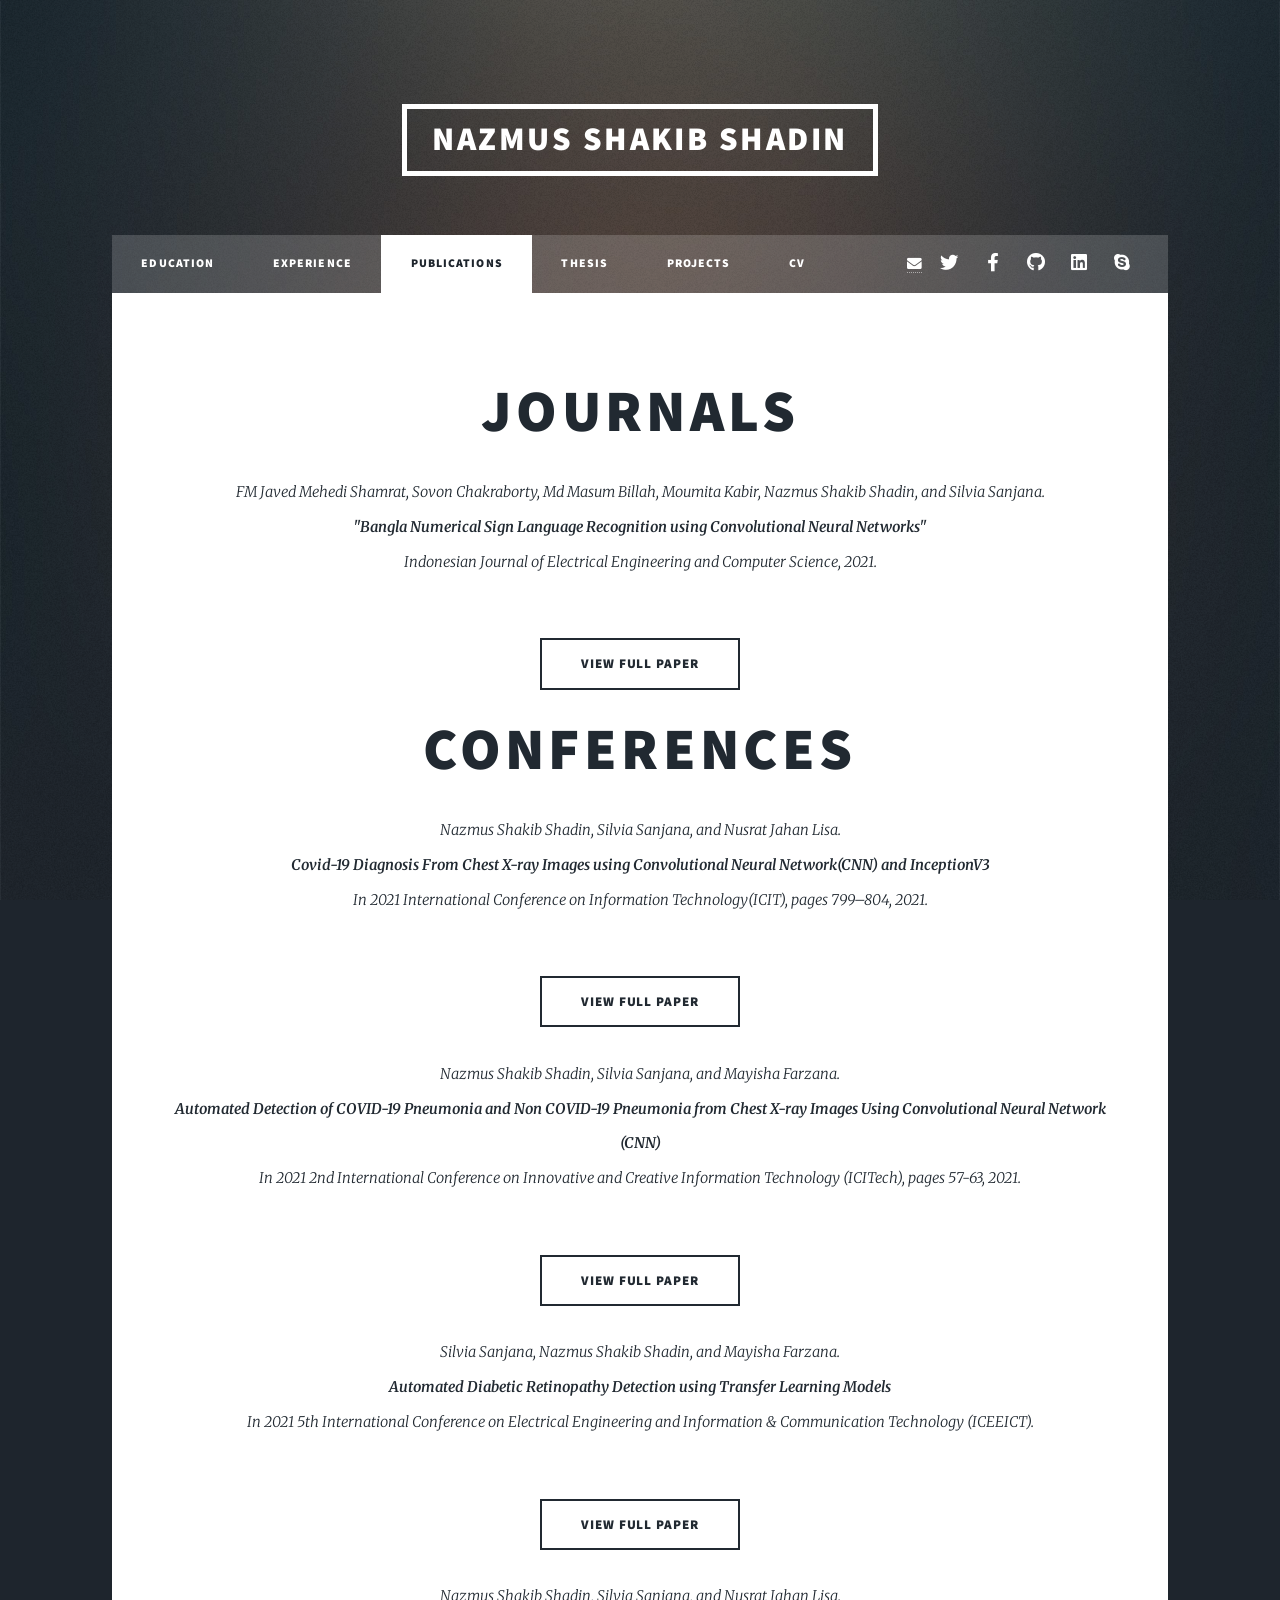
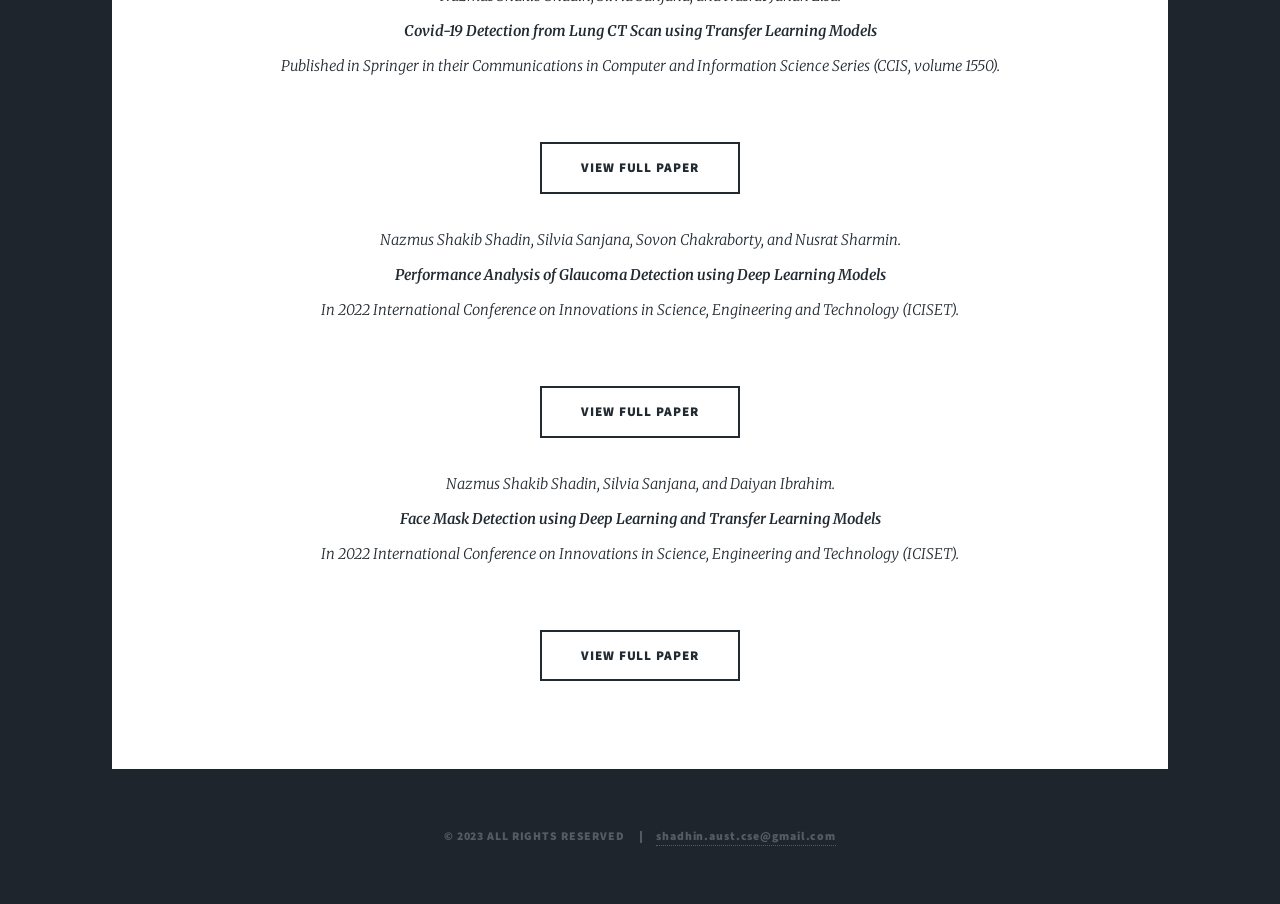
<file: generic1.html>
<!DOCTYPE HTML>

<html>
	<head>
		<title>Nazmus Shakib Shadin</title>
		<meta charset="utf-8" />
		<meta name="viewport" content="width=device-width, initial-scale=1, user-scalable=no" />
		<link rel="stylesheet" href="assets/css/main.css" />
		<noscript><link r el="stylesheet" href="assets/css/noscript.css" /></noscript>
		<link rel = "icon" href = "images/logo.png" type = "image/png">
	</head>
	<div>
	<body class="is-preload">

		<!-- Wrapper -->
			<div id="wrapper">

				<!-- Intro 
					<div id="intro">
						<h1>Nazmus Shakib Shadin<br />
						Portfolio</h1>
						<p>Passionate on Machine Learning, Deep Learning, Image Processing<br />
						But mainly passionate on Technologies.</p>
						<ul class="actions">
							<li><a href="#header" class="button icon solid solo fa-arrow-down scrolly">Continue</a></li>
						</ul>
					</div> -->

				<!-- Header -->
					<header id="header">
						<a href="index.html" class="logo">Nazmus Shakib Shadin</a>
					</header>

				<!-- Nav -->
					<nav id="nav">
						<ul class="links">
							<li><a href="index.html">Education</a></li>
							<li><a href="generic.html">Experience</a></li>
							<li class="active"><a href="generic1.html">Publications</a></li>
							<li><a href="generic2.html">Thesis</a></li>
							<li><a href="generic3.html">Projects</a></li>
							<li><a href="generic4.html">CV</a></li>
						
						</ul>
						<ul class="icons">
							<li><a href="mailto: shadhin.aust.cse@gmail.com" class="fa fa-envelope" target="_blank"><span class="label"></span></a></li>
							<li><a href="https://twitter.com/AlamShadhin" class="icon brands fa-twitter" target="_blank"><span class="label">Twitter</span></a></li>
							<li><a href="https://www.facebook.com/redialfardin.alam/" class="icon brands fa-facebook-f" target="_blank"><span class="label">Facebook</span></a></li>
							
							<li><a href="https://github.com/shadhin39" class="icon brands fa-github" target="_blank"><span class="label">GitHub</span></a></li>
							<li><a href="https://www.linkedin.com/in/nazmus-shakib-shadin/" class="icon brands fa-linkedin" target="_blank"><span class="label">LinkedIn</span></a></li>
							<li><a href="https://join.skype.com/invite/xJNS3lBO90di" class="icon brands fa-skype" target="_blank"><span class="label">Skype</span></a></li>
							
						</ul>
					</nav>

				<!-- Main -->
					<div id="main">

						<!-- Post -->
							<article class="post featured">
								
								<header class="major">
									<!--span class="date">April 25, 2017</span-->
									<h2><a href="generic1.html">Journals<br /></a></h2>
									<p>FM Javed Mehedi Shamrat, Sovon Chakraborty, Md Masum Billah, Moumita Kabir, Nazmus Shakib Shadin, and Silvia Sanjana.<br/> <b>"Bangla Numerical Sign Language Recognition using Convolutional Neural Networks"</b> <br/>Indonesian Journal of Electrical Engineering and Computer Science, 2021.</p>
								</header>
								<ul class="actions special">
									<li><a href="http://doi.org/10.11591/ijeecs.v23.i1.pp405-413" class="button large", target="_blank">View Full Paper</a></li>
								</ul>
								<header class="major">
									<!--span class="date">April 25, 2017</span-->
									<h2><a href="generic1.html">Conferences<br /></a></h2>
									<p>Nazmus Shakib Shadin, Silvia Sanjana, and Nusrat Jahan Lisa.</br> <b>Covid-19 Diagnosis From Chest X-ray Images using Convolutional Neural Network(CNN) and InceptionV3</b></br>In 2021 International Conference on Information Technology(ICIT), pages 799–804, 2021.</p>
								</header>
								<ul class="actions special">
									<li><a href="http://doi.org/10.1109/ICIT52682.2021.9491752" class="button large" target="_blank">View Full Paper</a></li>
								</ul>
								<header class = "major">
									<p>Nazmus Shakib Shadin, Silvia Sanjana, and Mayisha Farzana.</br> <b>Automated Detection of COVID-19 Pneumonia and Non COVID-19 Pneumonia from Chest X-ray Images Using Convolutional Neural Network (CNN)</b></br>In 2021 2nd International Conference on Innovative and Creative Information Technology (ICITech), pages 57-63, 2021.</p>
								</header>
								<ul class="actions special">
									<li><a href="http://doi.org/10.1109/ICITech50181.2021.9590174" class="button large" target="_blank">View Full Paper</a></li>
								</ul>
								<header class="major">
									<p>Silvia Sanjana, Nazmus Shakib Shadin, and Mayisha Farzana.</br> <b>Automated Diabetic Retinopathy Detection using Transfer Learning Models </b></br>In 2021  5th International Conference on Electrical Engineering and Information & Communication Technology (ICEEICT).</p>
								</header>
								<ul class="actions special">
									<li><a href="http://doi.org/10.1109/ICEEICT53905.2021.9667793" class="button large" target="_blank">View Full Paper</a></li>
								</ul>
								
								<header class="major">
									<p>Nazmus Shakib Shadin, Silvia Sanjana, and Nusrat Jahan Lisa.</br> <b>Covid-19 Detection from Lung CT Scan using Transfer Learning Models </b></br>Published in Springer in their <i>Communications in Computer and Information Science</i> Series (CCIS, volume 1550).</p>
								</header>
								<ul class="actions special">
									<li><a href="http://doi.org/10.1007/978-3-031-17181-9_5" class="button large" target="_blank">View Full Paper</a></li>
								</ul>
								
								<header class="major">
									<p>Nazmus Shakib Shadin, Silvia Sanjana, Sovon Chakraborty, and Nusrat Sharmin.</br> <b>Performance Analysis of Glaucoma Detection using Deep Learning Models</b></br>In 2022 International Conference on Innovations in Science, Engineering and Technology (ICISET).</p>
								</header>
								<ul class="actions special">
									<li><a href="http://doi.org/10.1109/ICISET54810.2022.9775828" class="button large" target="_blank">View Full Paper</a></li>
								</ul>
								
								<header class="major">
									<p>Nazmus Shakib Shadin, Silvia Sanjana, and Daiyan Ibrahim.</br> <b>Face Mask Detection using Deep Learning and Transfer Learning Models</b></br>In 2022 International Conference on Innovations in Science, Engineering and Technology (ICISET).</p>
								</header>
								<ul class="actions special">
									<li><a href="http://doi.org/10.1109/ICISET54810.2022.9775925" class="button large" target="_blank">View Full Paper</a></li>
								</ul>
								
							</article>

						<!-- Footer
							<footer>
								<div class="pagination">
									<!--<a href="#" class="previous">Prev</a>
									<a href="#" class="page active">1</a>
									<a href="#" class="page">2</a>
									<a href="#" class="page">3</a>
									<span class="extra">&hellip;</span>
									<a href="#" class="page">8</a>
									<a href="#" class="page">9</a>
									<a href="#" class="page">10</a>
									<a href="#" class="next">Next</a>
								</div>
							</footer>  -->

					</div>

				<!-- Footer -->

				<!-- Copyright -->
					<div id="copyright">
						<ul><li>&copy; 2023 All rights reserved</li><li><a href="mailto:shadhin.aust.cse@gmail.com" style="text-transform: lowercase;">shadhin.aust.cse@gmail.com</li></a></ul>
					</div>
				

			</div>

		<!-- Scripts -->
			<script src="assets/js/jquery.min.js"></script>
			<script src="assets/js/jquery.scrollex.min.js"></script>
			<script src="assets/js/jquery.scrolly.min.js"></script>
			<script src="assets/js/browser.min.js"></script>
			<script src="assets/js/breakpoints.min.js"></script>
			<script src="assets/js/util.js"></script>
			<script src="assets/js/main.js"></script>

	</body>
</html>
</file>
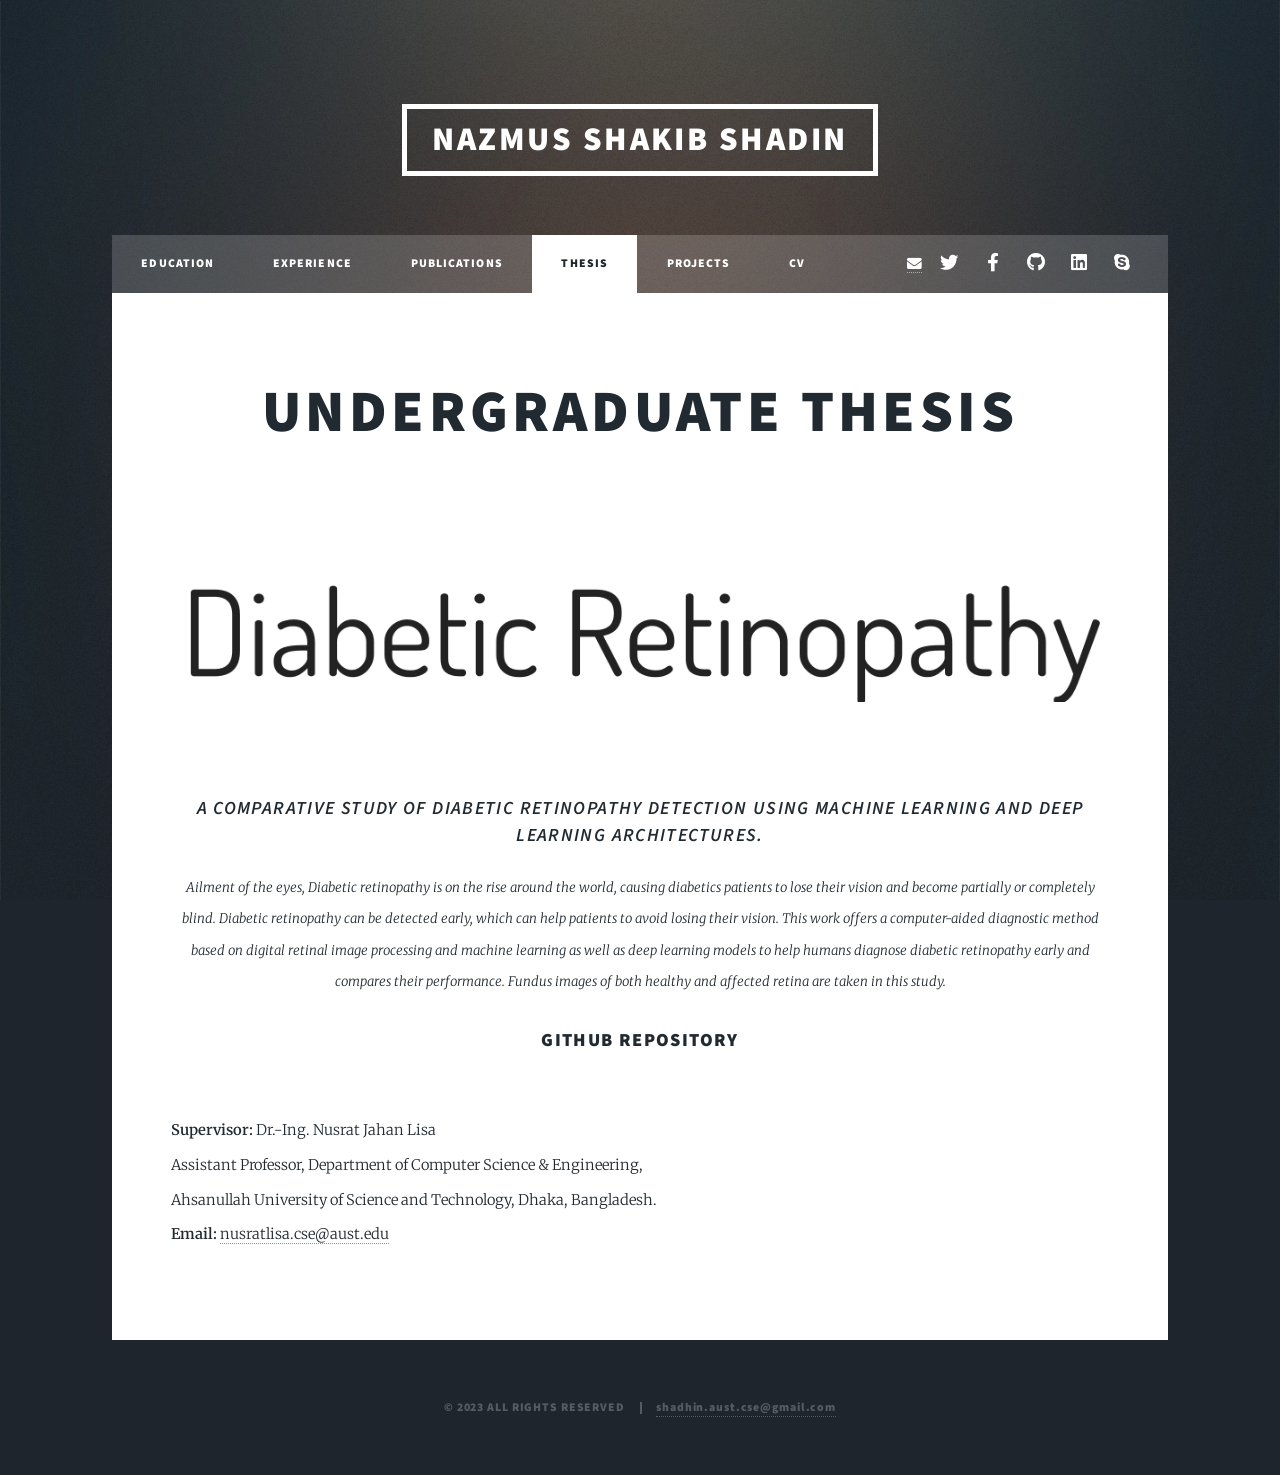
<file: generic2.html>
<!DOCTYPE HTML>

<html>
	<head>
		<title>Nazmus Shakib Shadin</title>
		<meta charset="utf-8" />
		<meta name="viewport" content="width=device-width, initial-scale=1, user-scalable=no" />
		<link rel="stylesheet" href="assets/css/main.css" />
		<noscript><link r el="stylesheet" href="assets/css/noscript.css" /></noscript>
		<link rel = "icon" href = "images/logo.png" type = "image/png">
	</head>
	<body class="is-preload">

		<!-- Wrapper -->
			<div id="wrapper">

				<!-- Intro 
					<div id="intro">
						<h1>Nazmus Shakib Shadin<br />
						Portfolio</h1>
						<p>Passionate on Machine Learning, Deep Learning, Image Processing<br />
						But mainly passionate on Technologies.</p>
						<ul class="actions">
							<li><a href="#header" class="button icon solid solo fa-arrow-down scrolly">Continue</a></li>
						</ul>
					</div> -->

				<!-- Header -->
					<header id="header">
						<a href="index.html" class="logo">Nazmus Shakib Shadin</a>
					</header>

				<!-- Nav -->
					<nav id="nav">
						<ul class="links">
							<li><a href="index.html">Education</a></li>
							<li><a href="generic.html">Experience</a></li>
							<li><a href="generic1.html">Publications</a></li>
							<li class="active"><a href="generic2.html">Thesis</a></li>
							<li><a href="generic3.html">Projects</a></li>
							<li><a href="generic4.html">CV</a></li>
						
						</ul>
						<ul class="icons">
							<li><a href="mailto: shadhin.aust.cse@gmail.com" class="fa fa-envelope" target="_blank"><span class="label"></span></a></li>
							<li><a href="https://twitter.com/AlamShadhin" class="icon brands fa-twitter" target="_blank"><span class="label">Twitter</span></a></li>
							<li><a href="https://www.facebook.com/redialfardin.alam/" class="icon brands fa-facebook-f" target="_blank"><span class="label">Facebook</span></a></li>
							
							<li><a href="https://github.com/shadhin39" class="icon brands fa-github" target="_blank"><span class="label">GitHub</span></a></li>
							<li><a href="https://www.linkedin.com/in/nazmus-shakib-shadin/" class="icon brands fa-linkedin" target="_blank"><span class="label">LinkedIn</span></a></li>
							<li><a href="https://join.skype.com/invite/xJNS3lBO90di" class="icon brands fa-skype" target="_blank"><span class="label">Skype</span></a></li>
							
						</ul>
					</nav>

				<!-- Main -->
					<div id="main">

						<!-- Post -->
							<article class="post featured">
								
								<header class="major">
									<!--span class="date">April 25, 2017</span-->
									<h2><a href="generic2.html">Undergraduate Thesis<br /></a></h2></br>
								
								<img src="images/DR1.png" alt="Retinopathy" class="image main" /></br><h3><i><b>A Comparative Study of Diabetic Retinopathy Detection using Machine Learning and Deep Learning architectures.</b></i></h3>
									<p>Ailment of the eyes, Diabetic retinopathy is on the rise around the world, causing diabetics patients to lose their vision and become partially or completely blind. Diabetic retinopathy can be detected early, which can help patients to avoid losing their vision. This work offers a computer-aided diagnostic method based on digital retinal image processing and machine learning as well as deep learning models to help humans diagnose diabetic retinopathy early and compares their performance. Fundus images of both healthy and affected retina are taken in this study.</p>
								
							<h3><a href="https://github.com/shadhin39/A_Comparative_Study_of_Diabetic_Retinopathy_Detection_Using_Machine_Learning_and_Deep_Learning", target="_blank">Github Repository</a></h3>
							</header>
							<p><b>Supervisor: </b>Dr.-Ing. Nusrat Jahan Lisa</br>Assistant Professor, Department of Computer Science & Engineering,</br>Ahsanullah University of Science and Technology, Dhaka, Bangladesh.</br><b>Email: </b><a href="mailto: nusratlisa.cse@aust.edu">nusratlisa.cse@aust.edu</a></p>
							</article>
						<!-- Footer
							<footer>
								<div class="pagination">
									<!--<a href="#" class="previous">Prev</a>
									<a href="#" class="page active">1</a>
									<a href="#" class="page">2</a>
									<a href="#" class="page">3</a>
									<span class="extra">&hellip;</span>
									<a href="#" class="page">8</a>
									<a href="#" class="page">9</a>
									<a href="#" class="page">10</a>
									<a href="#" class="next">Next</a>
								</div>
							</footer>  -->

					</div>

				<!-- Footer -->

				<!-- Copyright -->
					<div id="copyright">
						<ul><li>&copy; 2023 All rights reserved</li><li><a href="mailto:shadhin.aust.cse@gmail.com" style="text-transform: lowercase;">shadhin.aust.cse@gmail.com</li></a></ul>
					</div>
				

			</div>

		<!-- Scripts -->
			<script src="assets/js/jquery.min.js"></script>
			<script src="assets/js/jquery.scrollex.min.js"></script>
			<script src="assets/js/jquery.scrolly.min.js"></script>
			<script src="assets/js/browser.min.js"></script>
			<script src="assets/js/breakpoints.min.js"></script>
			<script src="assets/js/util.js"></script>
			<script src="assets/js/main.js"></script>

	</body>
</html>
</file>
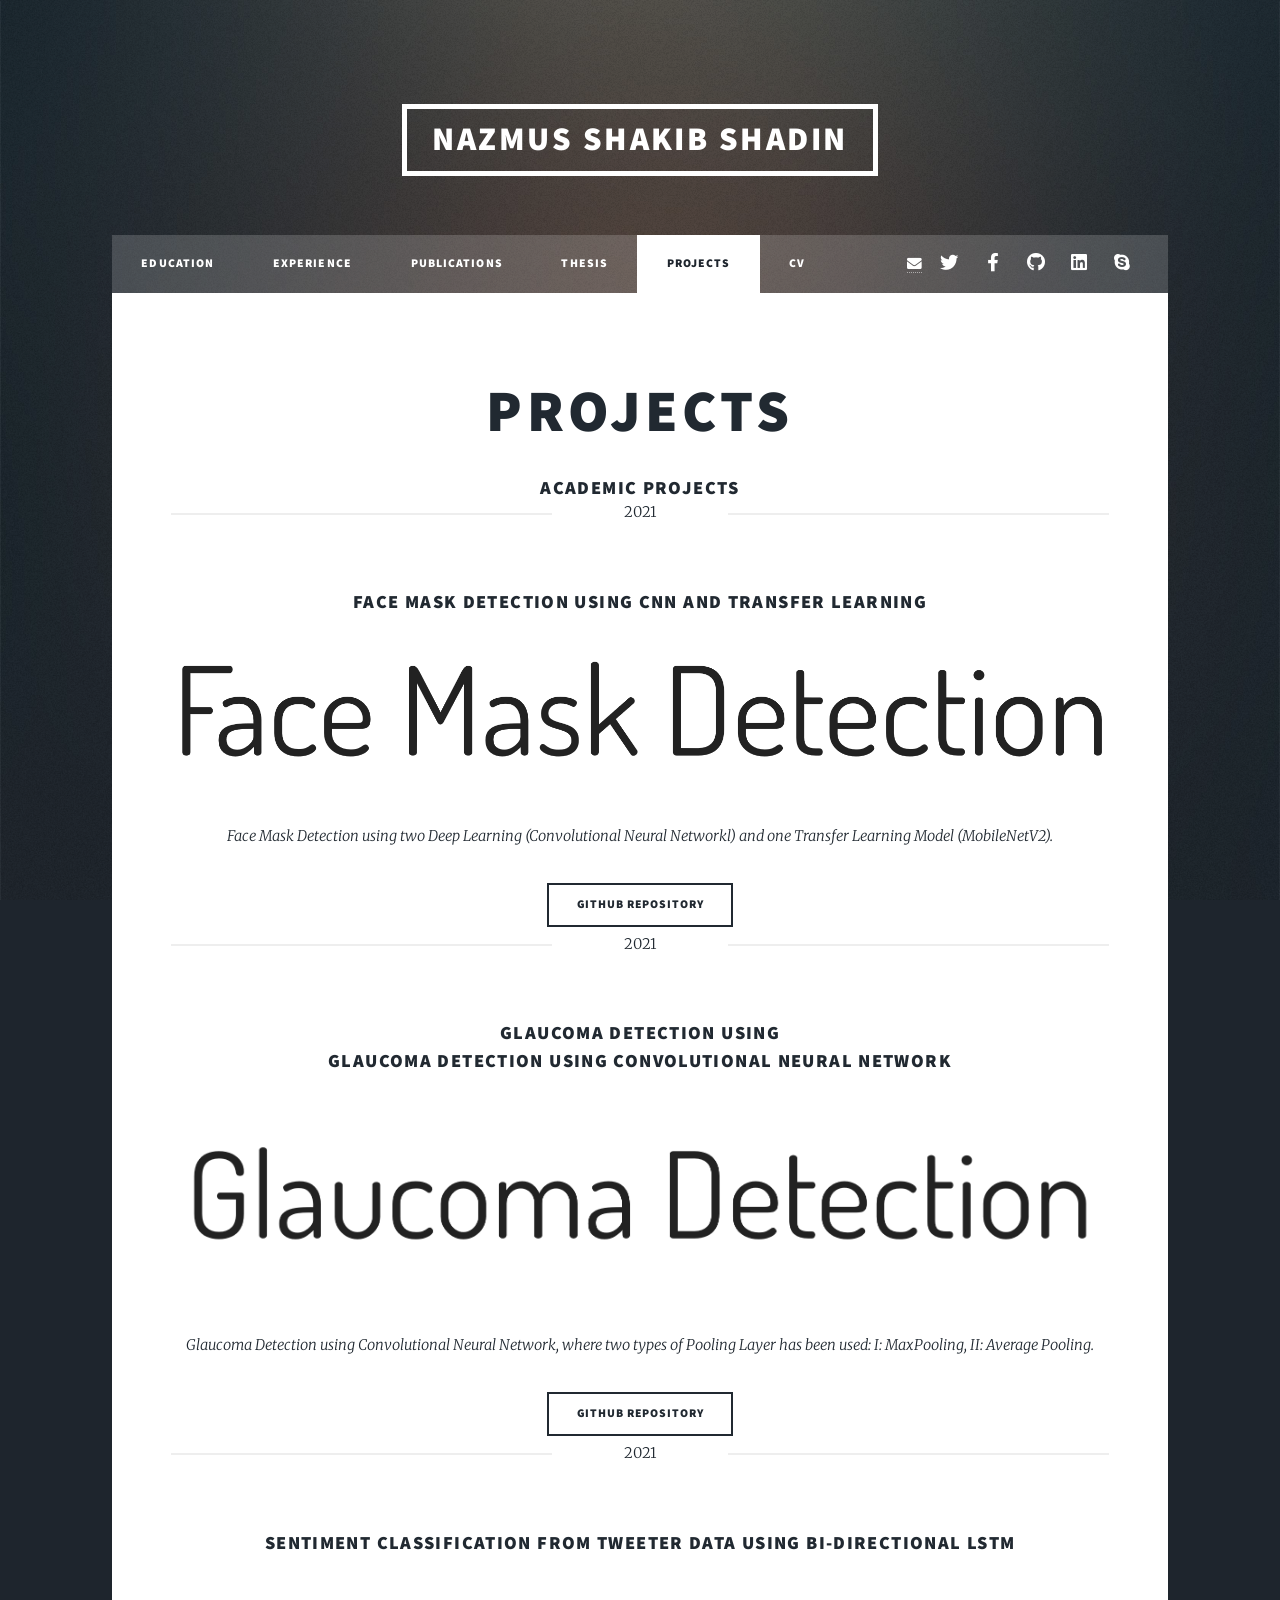
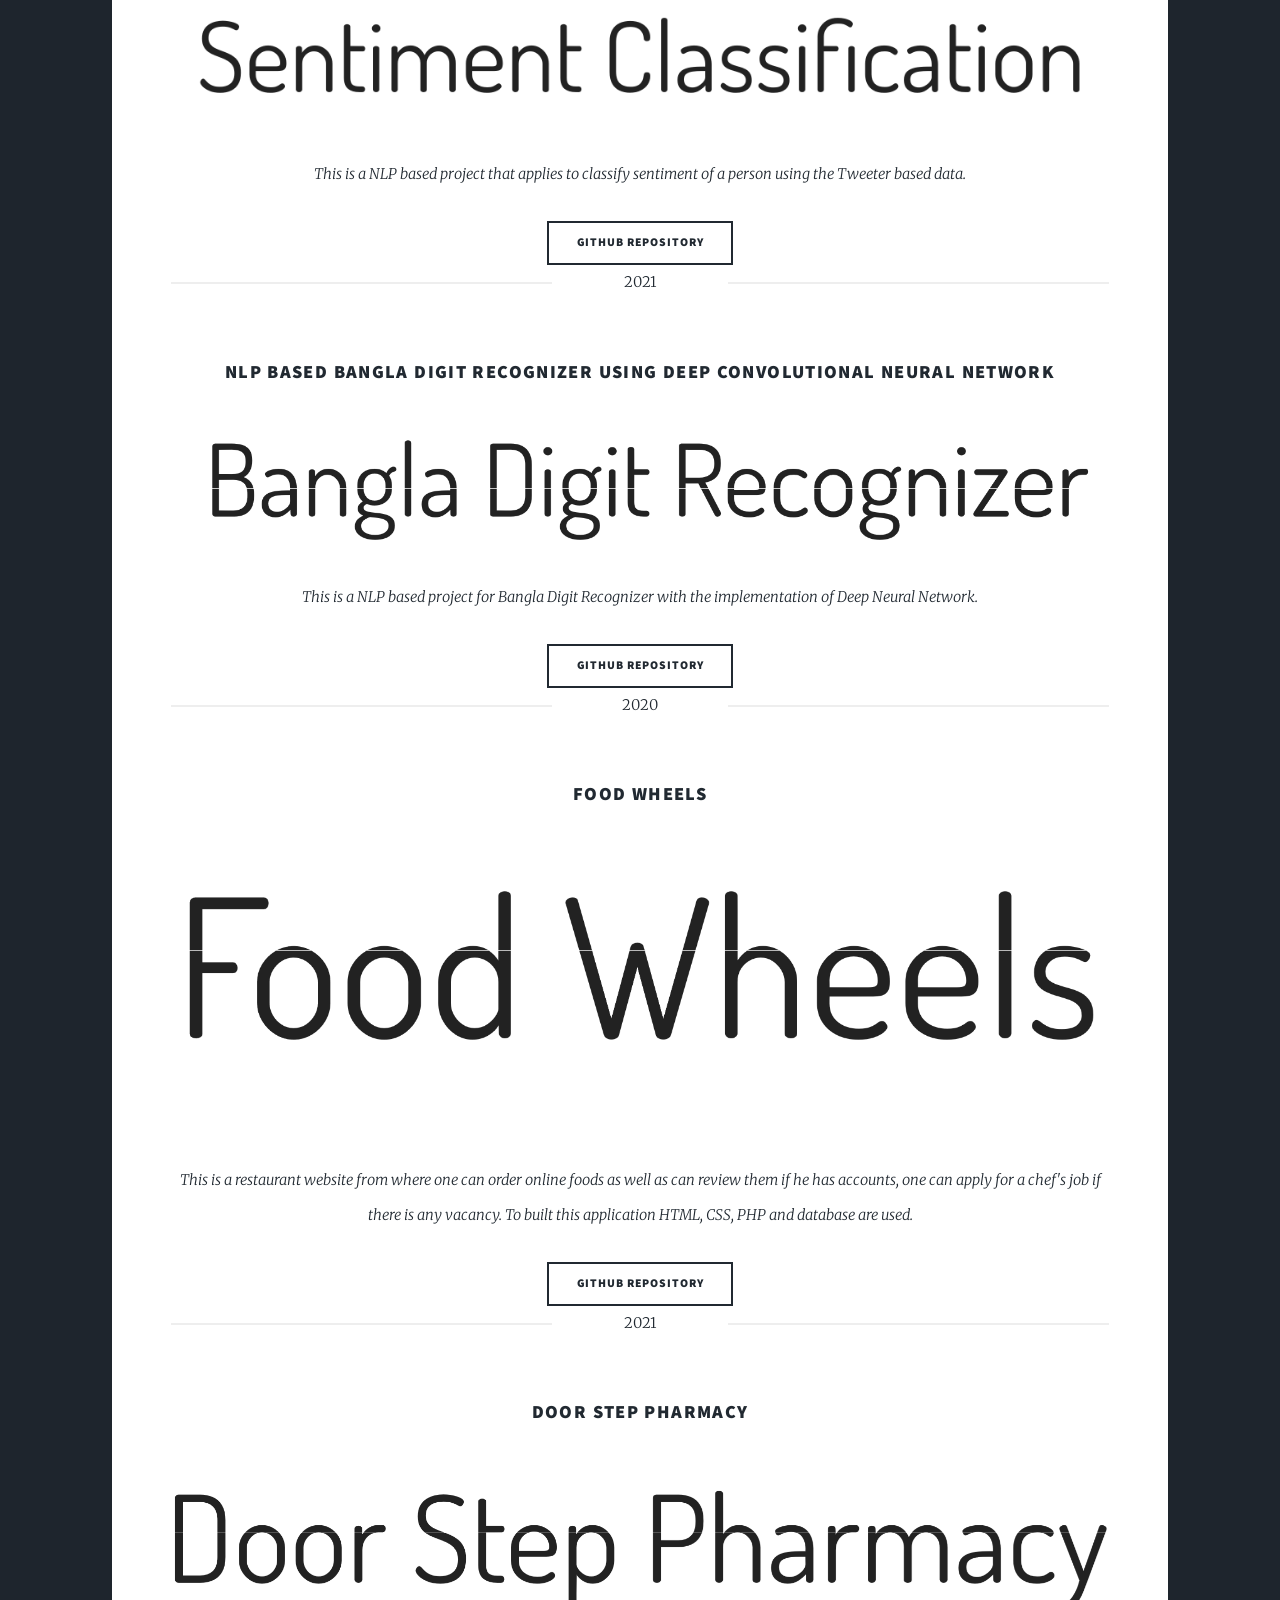
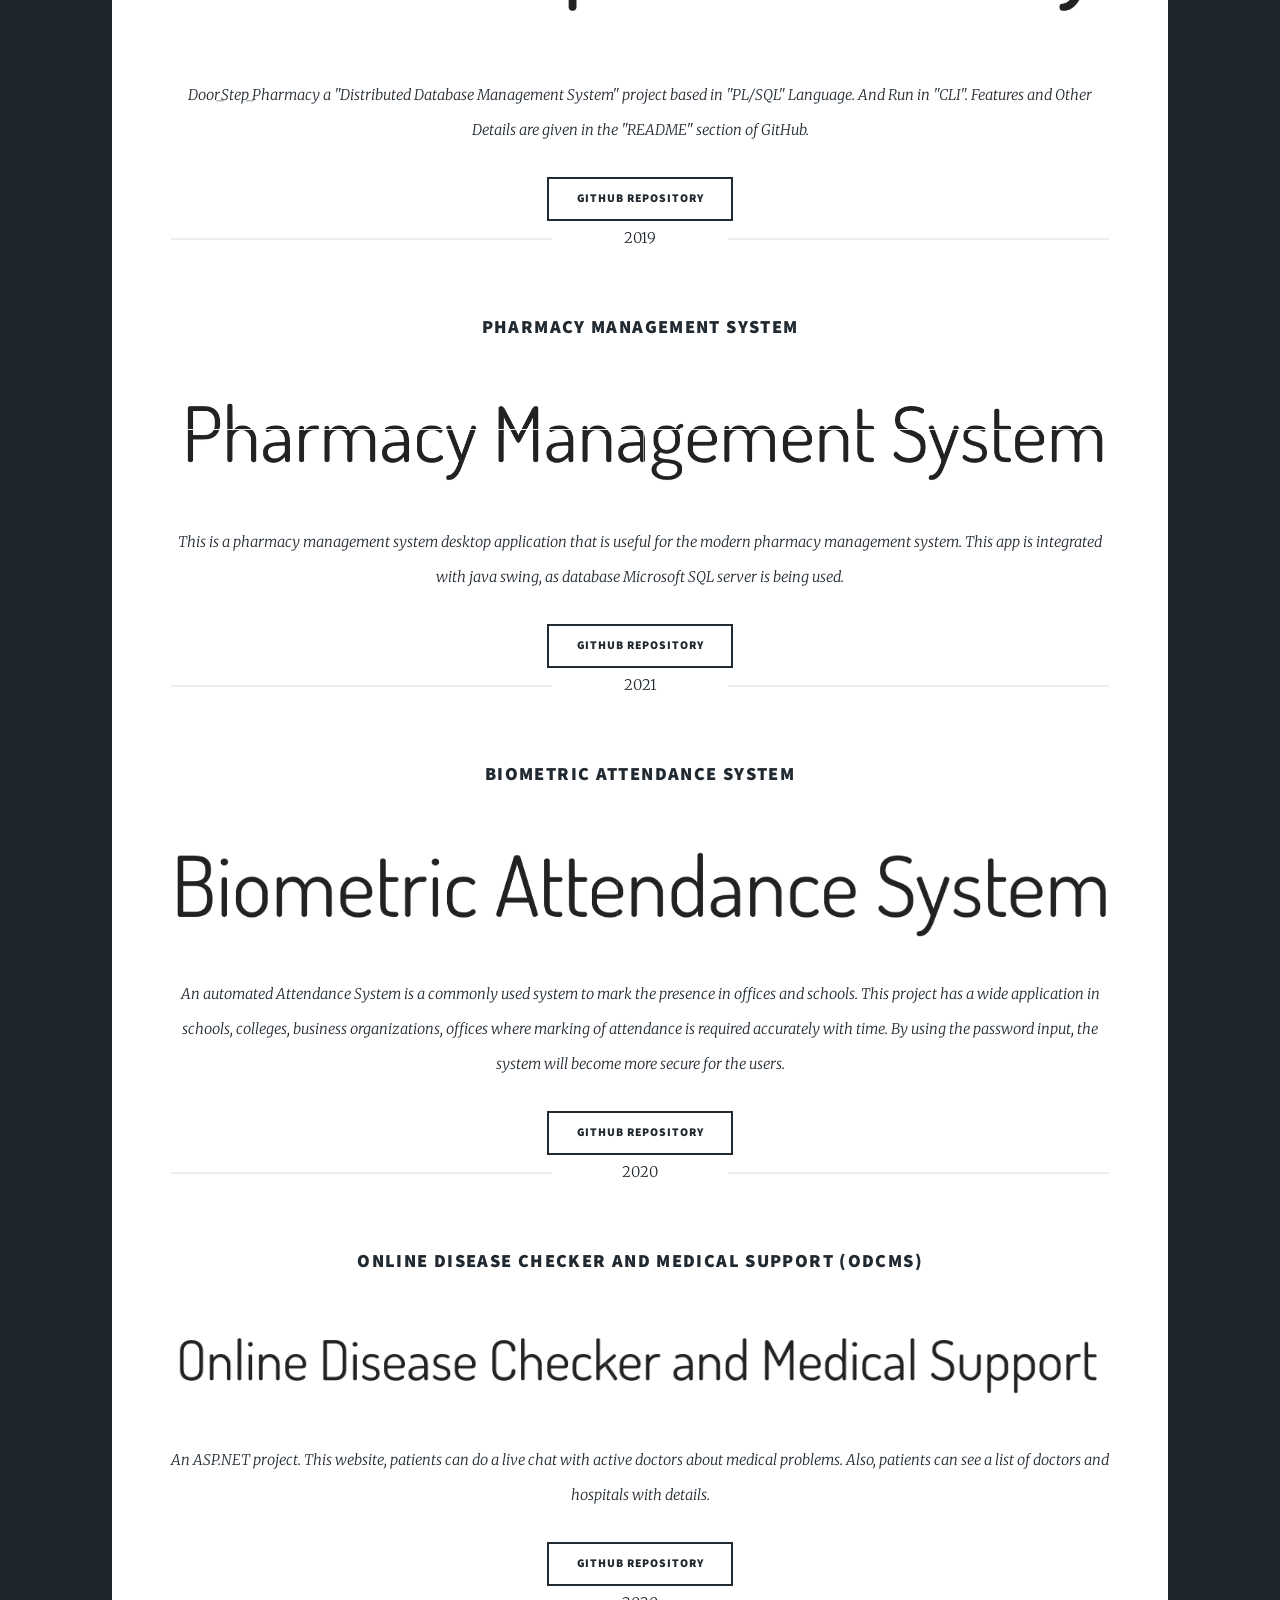
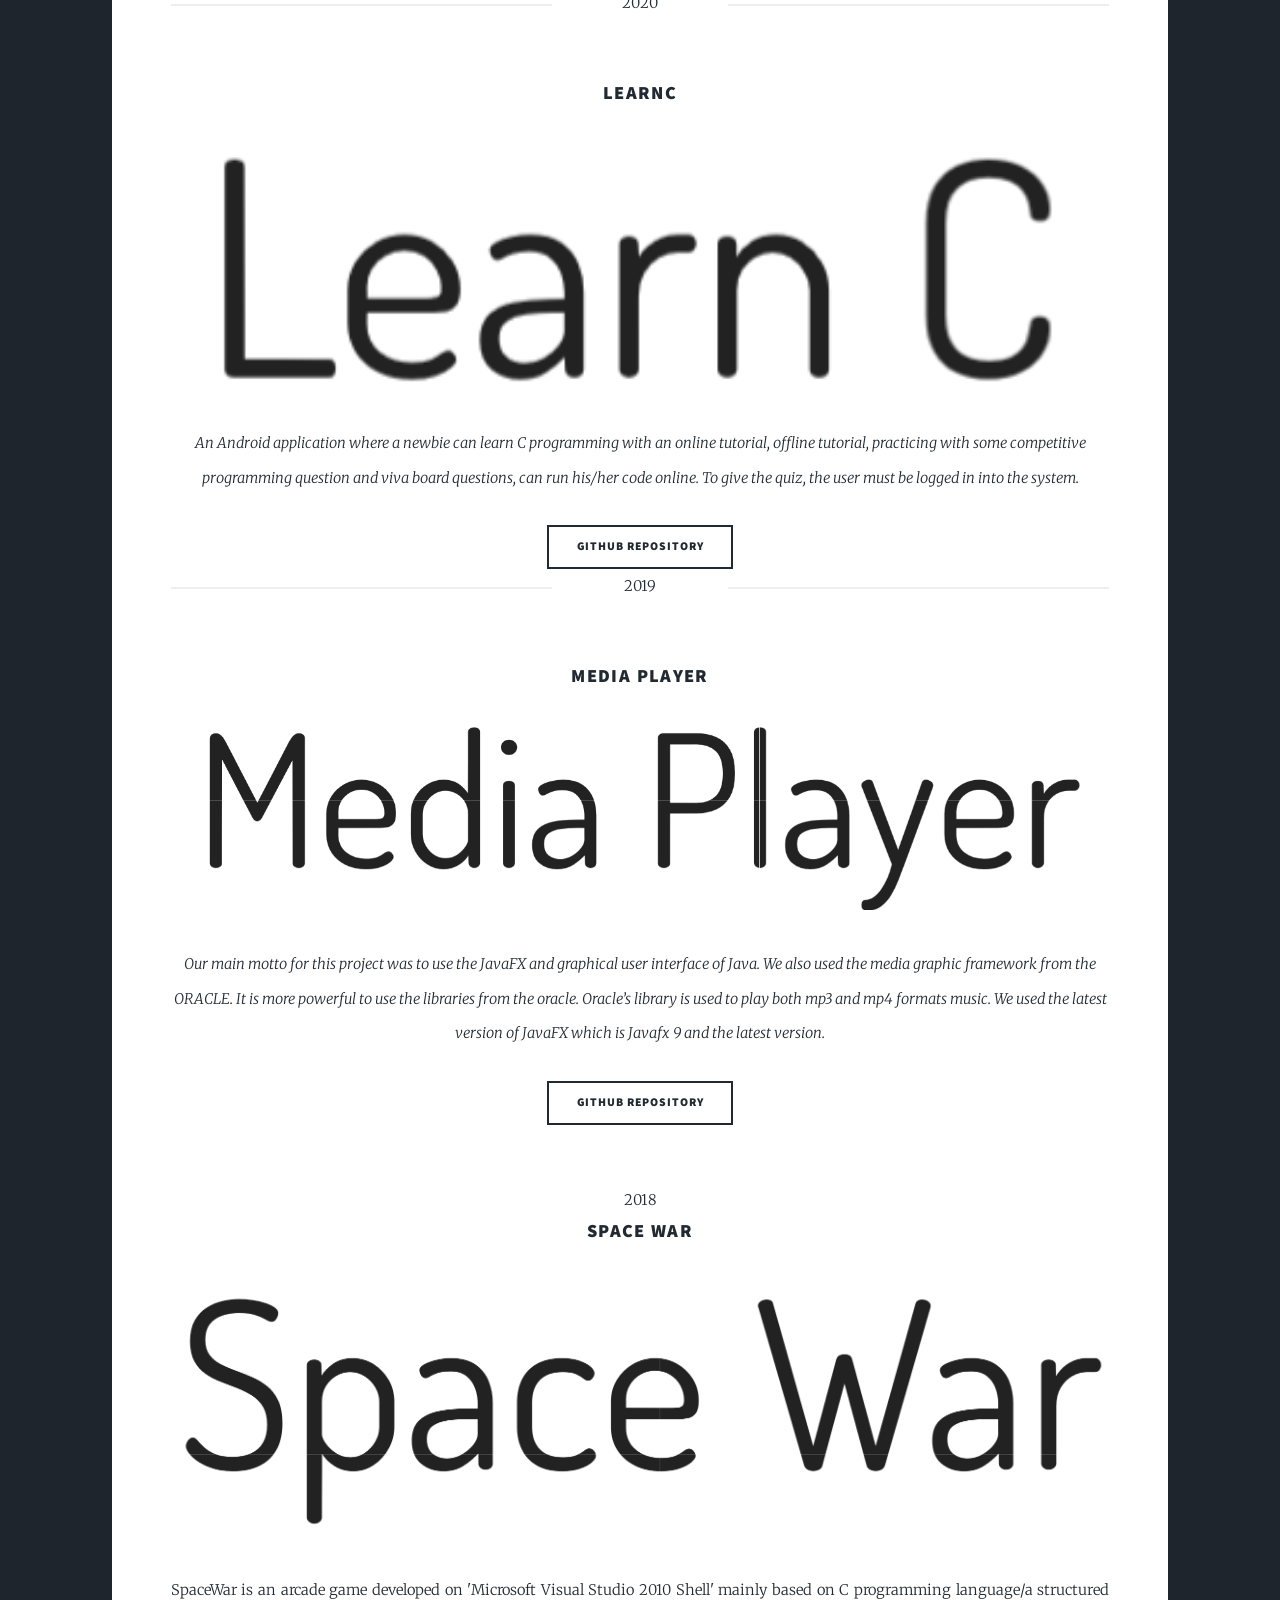
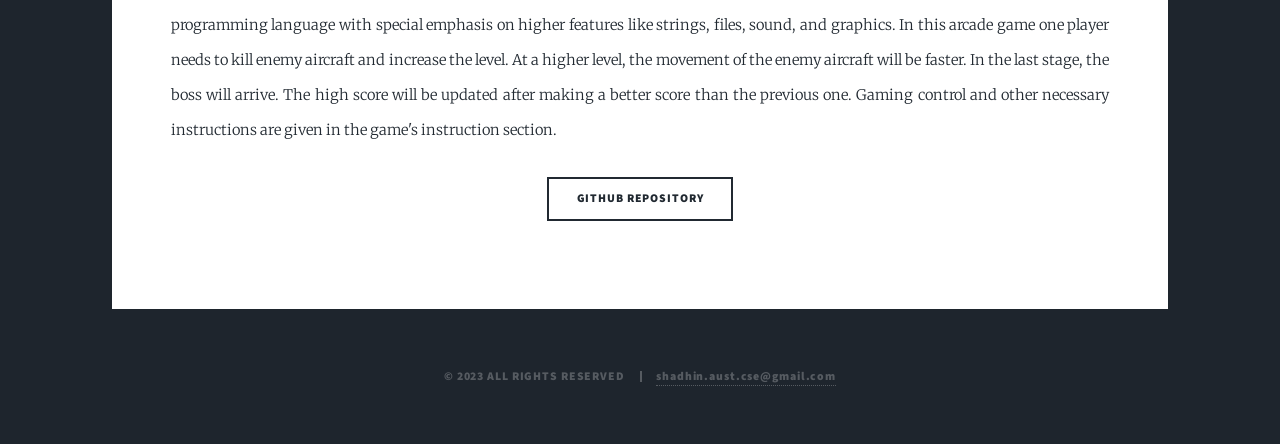
<file: generic3.html>
<!DOCTYPE HTML>

<html>
	<head>
		<title>Nazmus Shakib Shadin</title>
		<meta charset="utf-8" />
		<meta name="viewport" content="width=device-width, initial-scale=1, user-scalable=no" />
		<link rel="stylesheet" href="assets/css/main.css" />
		<noscript><link r el="stylesheet" href="assets/css/noscript.css" /></noscript>
		<link rel = "icon" href = "images/logo.png" type = "image/png">
	</head>
	<body class="is-preload">

		<!-- Wrapper -->
			<div id="wrapper">

				<!-- Intro 
					<div id="intro">
						<h1>Nazmus Shakib Shadin<br />
						Portfolio</h1>
						<p>Passionate on Machine Learning, Deep Learning, Image Processing<br />
						But mainly passionate on Technologies.</p>
						<ul class="actions">
							<li><a href="#header" class="button icon solid solo fa-arrow-down scrolly">Continue</a></li>
						</ul>
					</div> -->

				<!-- Header -->
					<header id="header">
						<a href="index.html" class="logo">Nazmus Shakib Shadin</a>
					</header>

				<!-- Nav -->
					<nav id="nav">
						<ul class="links">
							<li><a href="index.html">Education</a></li>
							<li><a href="generic.html">Experience</a></li>
							<li><a href="generic1.html">Publications</a></li>
							<li><a href="generic2.html">Thesis</a></li>
							<li class="active"><a href="generic3.html">Projects</a></li>
							<li><a href="generic4.html">CV</a></li>
						
						</ul>
						<ul class="icons">
							<li><a href="mailto: shadhin.aust.cse@gmail.com" class="fa fa-envelope" target="_blank"><span class="label"></span></a></li>
							<li><a href="https://twitter.com/AlamShadhin" class="icon brands fa-twitter" target="_blank"><span class="label">Twitter</span></a></li>
							<li><a href="https://www.facebook.com/redialfardin.alam/" class="icon brands fa-facebook-f" target="_blank"><span class="label">Facebook</span></a></li>
							
							<li><a href="https://github.com/shadhin39" class="icon brands fa-github" target="_blank"><span class="label">GitHub</span></a></li>
							<li><a href="https://www.linkedin.com/in/nazmus-shakib-shadin/" class="icon brands fa-linkedin" target="_blank"><span class="label">LinkedIn</span></a></li>
							<li><a href="https://join.skype.com/invite/xJNS3lBO90di" class="icon brands fa-skype" target="_blank"><span class="label">Skype</span></a></li>
							
						</ul>
						</nav>

				<!-- Main -->
					<div id="main">
							<article class="post featured">
								<header class="major">
								<!--span class="date">April 25, 2017</span-->
									<h2><a href="generic3.html">Projects</a></h2>
									<h3>Academic Projects</h3>
					
						
							
										<span class="date">2021</span>
										<h3>Face Mask Detection using
										CNN and Transfer Learning</h3>
									<a href="#" class="image fit"><img src="images/face_mask.png" alt="" /></a>
									<p>Face Mask Detection using two Deep Learning (Convolutional Neural Networkl) and one Transfer Learning Model (MobileNetV2).</p>
									<ul class="actions special">
										<li><a href="https://github.com/shadhin39/Face_Mask_Detection_CNN_Transfer_Learning" class="button" target="_blank">GitHub Repository</a></li>
									</ul>
										<span class="date">2021</span>
										<h3><a href="#">Glaucoma Detection using<br />
										Glaucoma Detection using Convolutional Neural Network</a></h3>
									
									<a href="#" class="image fit"><img src="images/glaucoma.png" alt="" /></a>
									<p>Glaucoma Detection using Convolutional Neural Network, where two types of Pooling Layer has been used: I: MaxPooling, II: Average Pooling.</p>
									<ul class="actions special">
										<li><a href="https://github.com/shadhin39/GlaucomaDetectionUsingCNN-MaxPooling-and-AveragePooling" class="button" target="_blank">GitHub Repository</a></li>
									</ul>
										<span class="date">2021</span>
										<h3><a href="#"> Sentiment Classification from Tweeter Data using Bi-directional LSTM</a></h3>
			
									<a href="#" class="image fit"><img src="images/sentiment.png" alt="" /></a>
									<p>This is a NLP based project that applies to classify sentiment of a person using the Tweeter based data.</p>
									<ul class="actions special">
										<li><a href="https://github.com/shadhin39/Sentiment_Classification_from_Tweeter_Data_using_Bi-directional_LSTM" class="button" target="_blank">GitHub Repository</a></li>
									</ul>
										<span class="date">2021</span>
										<h3><a href="#"> NLP based Bangla Digit Recognizer using Deep Convolutional Neural Network</a></h3>
			
									<a href="#" class="image fit"><img src="images/digit.png" alt="" /></a>
									<p>This is a NLP based project for Bangla Digit Recognizer with the implementation of Deep Neural Network.</p>
									<ul class="actions special">
										<li><a href="https://github.com/shadhin39/NLP-based-Bangla-Digit-Recognizer-using-Deep-Convolutional-Neural-Network" class="button" target="_blank">GitHub Repository</a></li>
									</ul>
										<span class="date">2020</span>
										<h3><a href="#"> Food Wheels</a></h3>
			
									<a href="#" class="image fit"><img src="images/food.png" alt="" /></a>
									<p>This is a restaurant website from where one can order online foods as well as can review them if he has accounts, one can apply for a chef's job if there is any vacancy. To built this application HTML, CSS, PHP and database are used.</p>
									<ul class="actions special">
										<li><a href="https://github.com/shadhin39/Food-Wheels" class="button" target="_blank">GitHub Repository</a></li>
									</ul>
										<span class="date">2021</span>
										<h3><a href="#">Door Step Pharmacy</a></h3>
			
									<a href="#" class="image fit"><img src="images/pharmacy.png" alt="" /></a>
									<p>Door_Step_Pharmacy a "Distributed Database Management System" project based in "PL/SQL" Language. And Run in "CLI". Features and Other Details are given in the "README" section of GitHub.</p>
									<ul class="actions special">
										<li><a href="https://github.com/shadhin39/Door_Step_Pharmacy-Distributed-Database-Management-System" class="button" target="_blank">GitHub Repository</a></li>
									</ul>
										<span class="date">2019</span>
										<h3><a href="#">Pharmacy Management System</a></h3>
			
									<a href="#" class="image fit"><img src="images/pharmacy1.png" alt="" /></a>
									<p>This is a pharmacy management system desktop application that is useful for the modern pharmacy management system. This app is integrated with java swing, as database Microsoft SQL server is being used.</p>
									<ul class="actions special">
										<li><a href="https://github.com/shadhin39/Pharmacy-Management-System" class="button" target="_blank">GitHub Repository</a></li>
									</ul>
										<span class="date">2021</span>
										<h3><a href="#">Biometric Attendance System</a></h3>
			
									<a href="#" class="image fit"><img src="images/biometric.png" alt="" /></a>
									<p>An automated Attendance System is a commonly used system to mark the presence in offices and schools. This project has a wide application in schools, colleges, business organizations, offices where marking of attendance is required accurately with time. By using the password input, the system will become more secure for the users.</p>
									<ul class="actions special">
										<li><a href="https://github.com/shadhin39/Biometric_Attendance_System" class="button" target="_blank">GitHub Repository</a></li>
									</ul>
										<span class="date">2020</span>
										<h3><a href="#">Online Disease Checker and Medical Support (ODCMS)</a></h3>
			
									<a href="#" class="image fit"><img src="images/online.png" alt="" /></a>
									<p>An ASP.NET project. This website, patients can do a live chat with active doctors about medical problems. Also, patients can see a list of doctors and hospitals with details.</p>
									<ul class="actions special">
										<li><a href="https://github.com/shadhin39/ODCMS" class="button" target="_blank">GitHub Repository</a></li>
									</ul>
										<span class="date">2020</span>
										<h3><a href="#">LearnC</a></h3>
			
									<a href="#" class="image fit"><img src="images/learn.png" alt="" /></a>
									<p>An Android application where a newbie can learn C programming with an online tutorial, offline tutorial, practicing with some competitive programming question and viva board questions, can run his/her code online. To give the quiz, the user must be logged in into the system.</p>
									<ul class="actions special">
										<li><a href="https://github.com/shadhin39/LearnC" class="button" target="_blank">GitHub Repository</a></li>
									</ul>
										<span class="date">2019</span>
										<h3><a href="#">Media Player</a></h3>
			
									<a href="#" class="image fit"><img src="images/media.png" alt="" /></a>
									<p>Our main motto for this project was to use the JavaFX and graphical user interface of Java. We also used the media graphic framework from the ORACLE. It is more powerful to use the libraries from the oracle. Oracle’s library is used to play both mp3 and mp4 formats music. We used the latest version of JavaFX which is Javafx 9 and the latest version.</p>
									<ul class="actions special">
										<li><a href="https://github.com/shadhin39/Media_Player" class="button" target="_blank">GitHub Repository</a></li>
									</ul>
									</header>
										<span class="date">2018</span>
										<h3><a href="#">Space War</a></h3>
			
									<a href="#" class="image fit"><img src="images/space.png" alt="" /></a>
									<p>SpaceWar is an arcade game developed on 'Microsoft Visual Studio 2010 Shell' mainly based on C programming language/a structured programming language with special emphasis on higher features like strings, files, sound, and graphics. In this arcade game one player needs to kill enemy aircraft and increase the level. At a higher level, the movement of the enemy aircraft will be faster. In the last stage, the boss will arrive. The high score will be updated after making a better score than the previous one. Gaming control and other necessary instructions are given in the game's instruction section.</p>
									<ul class="actions special">
										<li><a href="https://github.com/shadhin39/Space_War" class="button" target="_blank">GitHub Repository</a></li>
									</ul>
									</header>
								</article>
						
							<!-- Footer>
								<div class="pagination">
									<!--<a href="#" class="previous">Prev</a>
									<a href="#" class="page active">1</a>
									<a href="#" class="page">2</a>
									<a href="#" class="page">3</a>
									<span class="extra">&hellip;</span>
									<a href="#" class="page">8</a>
									<a href="#" class="page">9</a>
									<a href="#" class="page">10</a>
									<a href="#" class="next">Next</a>
								</div>
							</footer>  -->

					</div>

				<!-- Footer -->

				<!-- Copyright -->
					<div id="copyright">
						<ul><li>&copy; 2023 All rights reserved</li><li><a href="mailto:shadhin.aust.cse@gmail.com" style="text-transform: lowercase;">shadhin.aust.cse@gmail.com</li></a></ul>
					</div>
				

			</div>

		<!-- Scripts -->
			<script src="assets/js/jquery.min.js"></script>
			<script src="assets/js/jquery.scrollex.min.js"></script>
			<script src="assets/js/jquery.scrolly.min.js"></script>
			<script src="assets/js/browser.min.js"></script>
			<script src="assets/js/breakpoints.min.js"></script>
			<script src="assets/js/util.js"></script>
			<script src="assets/js/main.js"></script>

	</body>
</html>
</file>
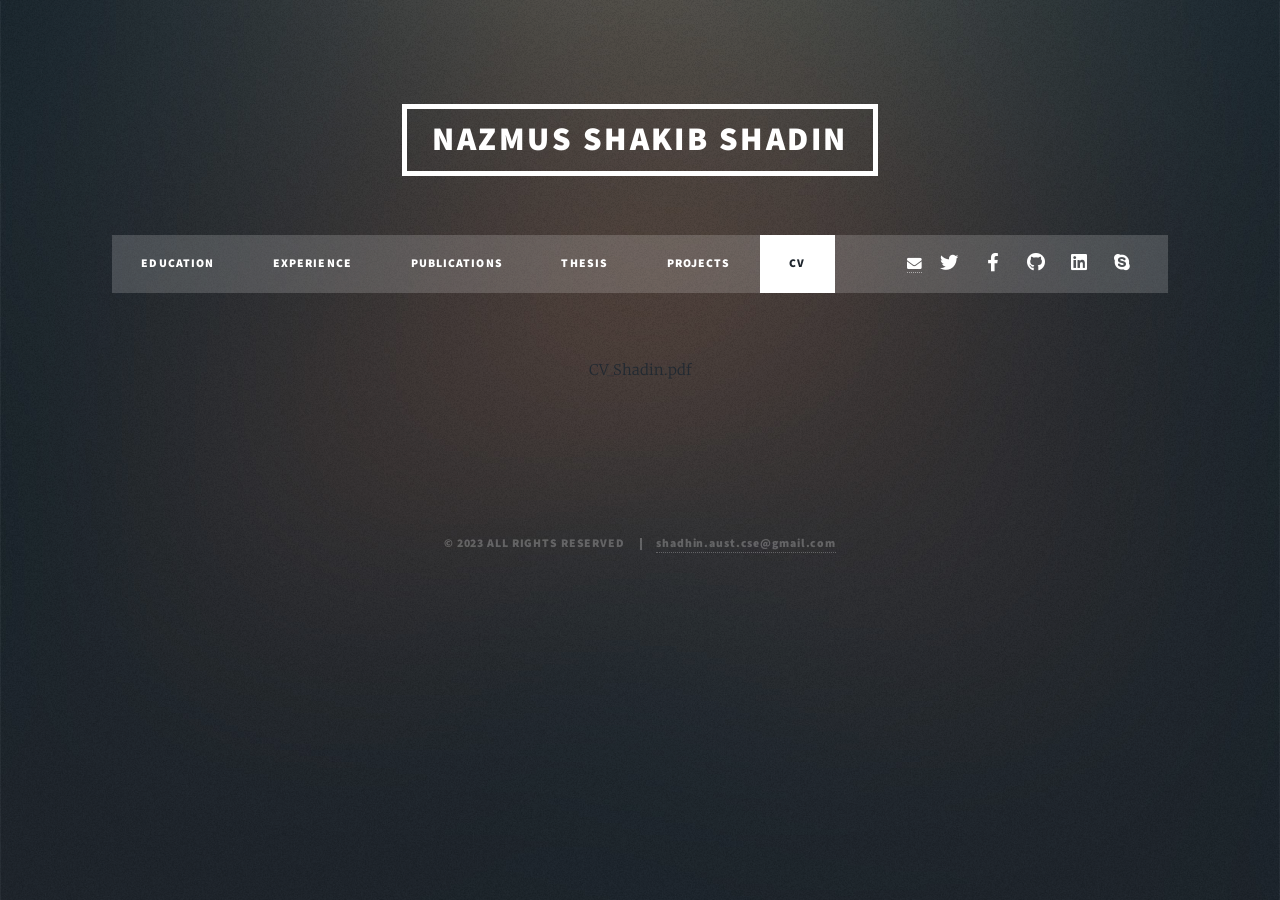
<file: generic4.html>
<!DOCTYPE HTML>

<html>
	<head>
		<title>Nazmus Shakib Shadin</title>
		<meta charset="utf-8" />
		<meta name="viewport" content="width=device-width, initial-scale=1, user-scalable=no" />
		<link rel="stylesheet" href="assets/css/main.css" />
		<noscript><link r el="stylesheet" href="assets/css/noscript.css" /></noscript>
		<link rel = "icon" href = "images/logo.png" type = "image/png">
	</head>
	<body class="is-preload">

		<!-- Wrapper -->
			<div id="wrapper">

				<!-- Intro 
					<div id="intro">
						<h1>Nazmus Shakib Shadin<br />
						Portfolio</h1>
						<p>Passionate on Machine Learning, Deep Learning, Image Processing<br />
						But mainly passionate on Technologies.</p>
						<ul class="actions">
							<li><a href="#header" class="button icon solid solo fa-arrow-down scrolly">Continue</a></li>
						</ul>
					</div> -->

				<!-- Header -->
					<header id="header">
						<a href="index.html" class="logo">Nazmus Shakib Shadin</a>
					</header>

				<!-- Nav -->
					<nav id="nav">
						<ul class="links">
							<li><a href="index.html">Education</a></li>
							<li><a href="generic.html">Experience</a></li>
							<li><a href="generic1.html">Publications</a></li>
							<li><a href="generic2.html">Thesis</a></li>
							<li><a href="generic3.html">Projects</a></li>
							<li class="active"><a href="generic4.html">CV</a></li>
						
						</ul>
						<ul class="icons">
							<li><a href="mailto: shadhin.aust.cse@gmail.com" class="fa fa-envelope" target="_blank"><span class="label"></span></a></li>
							<li><a href="https://twitter.com/AlamShadhin" class="icon brands fa-twitter" target="_blank"><span class="label">Twitter</span></a></li>
							<li><a href="https://www.facebook.com/redialfardin.alam/" class="icon brands fa-facebook-f" target="_blank"><span class="label">Facebook</span></a></li>
							<li><a href="https://github.com/shadhin39" class="icon brands fa-github" target="_blank"><span class="label">GitHub</span></a></li>
							<li><a href="https://www.linkedin.com/in/nazmus-shakib-shadin/" class="icon brands fa-linkedin" target="_blank"><span class="label">LinkedIn</span></a></li>
							<li><a href="https://join.skype.com/invite/xJNS3lBO90di" class="icon brands fa-skype" target="_blank"><span class="label">Skype</span></a></li>
							
						</ul>
					</nav>

					<!-- Main -->
					<style>
						.container{padding:30px;}
					</style>
					
					<div class="container">
							<article class="post featured">
							<header class="major">
									<object data="files/Curriculum_Vitae_Shadin.pdf" type="application/pdf" width="820"
											height="1700" Content-Disposition: inline; filename=Curriculum_Vitae_Shadin.pdf>
									<a href="files/Curriculum_Vitae_Shadin.pdf"  onclick="window.open('files/Curriculum_Vitae_Shadin.pdf');"><p style="color:white;"><center>CV_Shadin.pdf</center></p></a>
									</object>
							

							<!-- Footer>
								<div class="pagination">
									<!--<a href="#" class="previous">Prev</a>
									<a href="#" class="page active">1</a>
									<a href="#" class="page">2</a>
									<a href="#" class="page">3</a>
									<span class="extra">&hellip;</span>
									<a href="#" class="page">8</a>
									<a href="#" class="page">9</a>
									<a href="#" class="page">10</a>
									<a href="#" class="next">Next</a>
								</div>
							</footer>  -->

					</div>
				</div>
				</header>
			</article>
				<!-- Footer -->

				<!-- Copyright -->
					<div id="copyright">
						<ul><li>&copy; 2023 All rights reserved</li><li><a href="mailto:shadhin.aust.cse@gmail.com" style="text-transform: lowercase;">shadhin.aust.cse@gmail.com</li></a></ul>
					</div>
				

			</div>

		<!-- Scripts -->
			<script src="assets/js/jquery.min.js"></script>
			<script src="assets/js/jquery.scrollex.min.js"></script>
			<script src="assets/js/jquery.scrolly.min.js"></script>
			<script src="assets/js/browser.min.js"></script>
			<script src="assets/js/breakpoints.min.js"></script>
			<script src="assets/js/util.js"></script>
			<script src="assets/js/main.js"></script>

	</body>
</html>
</file>
<file: assets/css/style.css>
/* Modern Portfolio Styles */
@import url('https://fonts.googleapis.com/css2?family=Outfit:wght@300;400;500;600;700;800&display=swap');

:root {
    --bg-color: #f8fafc;
    --surface-color: #ffffff;
    --surface-hover: #f1f5f9;
    --primary-color: #0284c7;
    --primary-hover: #0369a1;
    --text-primary: #0f172a;
    --text-secondary: #475569;
    --border-color: #e2e8f0;
    --shadow: 0 4px 6px -1px rgba(0, 0, 0, 0.1), 0 2px 4px -1px rgba(0, 0, 0, 0.06);
    --header-bg: rgba(255, 255, 255, 0.9);
    --transition: all 0.3s cubic-bezier(0.4, 0, 0.2, 1);
}

[data-theme="dark"] {
    --bg-color: #0f172a;
    --surface-color: #1e293b;
    --surface-hover: #334155;
    --primary-color: #38bdf8;
    --primary-hover: #0ea5e9;
    --text-primary: #f1f5f9;
    --text-secondary: #94a3b8;
    --border-color: #334155;
    --shadow: 0 4px 6px -1px rgba(0, 0, 0, 0.1), 0 2px 4px -1px rgba(0, 0, 0, 0.06);
    --header-bg: rgba(15, 23, 42, 0.9);
}

/* Theme Toggle Button */
#theme-toggle {
    background: none;
    border: none;
    color: var(--text-secondary);
    font-size: 1.2rem;
    cursor: pointer;
    padding: 0.5rem;
    transition: var(--transition);
    border-radius: 50%;
}

#theme-toggle:hover {
    color: var(--primary-color);
    background-color: var(--surface-hover);
}

* {
    margin: 0;
    padding: 0;
    box-sizing: border-box;
}

html {
    scroll-behavior: smooth;
}

body {
    font-family: 'Outfit', sans-serif;
    background-color: var(--bg-color);
    color: var(--text-primary);
    line-height: 1.6;
    overflow-x: hidden;
}

a {
    text-decoration: underline;
    color: inherit;
    transition: var(--transition);
}

ul {
    list-style: none;
}

img {
    max-width: 100%;
    display: block;
}

/* Layout */
.container {
    max-width: 1200px;
    margin: 0 auto;
    padding: 0 2rem;
}

section {
    padding: 3rem 0;
}

/* Header & Nav */
header {
    position: fixed;
    top: 0;
    left: 0;
    width: 100%;
    background-color: var(--header-bg);
    backdrop-filter: blur(10px);
    z-index: 1000;
    border-bottom: 1px solid var(--border-color);
}

nav {
    display: flex;
    justify-content: space-between;
    align-items: center;
    height: 80px;
}

.logo {
    font-size: 1.5rem;
    font-weight: 700;
    color: var(--primary-color);
    letter-spacing: -0.025em;
    text-decoration: none;
}

.nav-links {
    display: flex;
    gap: 2rem;
}

.nav-links a {
    font-size: 0.95rem;
    font-weight: 500;
    color: var(--text-secondary);
    text-decoration: none;
}

.nav-links a:hover,
.nav-links a.active {
    color: var(--primary-color);
}

/* Hero Section */
.hero {
    min-height: 70vh;
    display: flex;
    align-items: center;
    padding-top: 100px;
    padding-bottom: 2rem;
}

.hero-content {
    flex: 1;
}

.hero-wrapper {
    display: flex;
    align-items: center;
    gap: 4rem;
}

.hero-image {
    flex: 0 0 300px;
    position: relative;
}

.hero-image img {
    width: 100%;
    height: 300px;
    object-fit: cover;
    border-radius: 50%;
    border: 4px solid var(--primary-color);
    box-shadow: var(--shadow);
    transition: var(--transition);
}

.hero-image:hover img {
    transform: scale(1.05);
    box-shadow: 0 20px 25px -5px rgba(0, 0, 0, 0.1), 0 10px 10px -5px rgba(0, 0, 0, 0.04);
}

@media (max-width: 968px) {
    .hero-wrapper {
        flex-direction: column;
        text-align: center;
        gap: 2rem;
    }

    .hero-image {
        flex: 0 0 auto;
        width: 200px;
    }

    .hero-image img {
        height: 200px;
    }

    .social-links {
        justify-content: center;
    }

    .hero p {
        margin-left: auto;
        margin-right: auto;
    }
}

.hero-greeting {
    color: var(--primary-color);
    font-weight: 600;
    margin-bottom: 1rem;
    display: block;
}

.hero h1 {
    font-size: 4rem;
    line-height: 1.1;
    margin-bottom: 1.5rem;
    color: #000000;
}

[data-theme="dark"] .hero h1 {
    background: linear-gradient(to right, #f1f5f9, #94a3b8);
    background-clip: text;
    -webkit-background-clip: text;
    -webkit-text-fill-color: transparent;
}

.hero p {
    font-size: 1.25rem;
    color: var(--text-secondary);
    max-width: 600px;
    margin-bottom: 2.5rem;
}

/* ... (skipping unchanged lines) ... */

.project-content p {
    color: var(--text-secondary);
    font-size: 0.95rem;
    margin-bottom: 1.5rem;
    display: -webkit-box;
    line-clamp: 3;
    -webkit-line-clamp: 3;
    -webkit-box-orient: vertical;
    overflow: hidden;
}

.social-links {
    display: flex;
    gap: 1.5rem;
}

.social-links a {
    font-size: 1.5rem;
    color: var(--text-secondary);
}

.social-links a:hover {
    color: var(--primary-color);
    transform: translateY(-3px);
}

/* Section Headings */
.section-header {
    margin-bottom: 4rem;
}

.section-header h2 {
    font-size: 2.5rem;
    margin-bottom: 1rem;
    color: var(--text-primary);
}

.section-header .line {
    width: 60px;
    height: 4px;
    background-color: var(--primary-color);
    border-radius: 2px;
}

/* Experience & Education (Timeline) */
.timeline {
    position: relative;
    max-width: 800px;
    margin: 0 auto;
}

.timeline::before {
    content: '';
    position: absolute;
    left: 0;
    top: 0;
    height: 100%;
    width: 2px;
    background-color: var(--border-color);
}

.timeline-item {
    position: relative;
    padding-left: 3rem;
    margin-bottom: 3rem;
}

.timeline-dot {
    position: absolute;
    left: -5px;
    top: 0;
    width: 12px;
    height: 12px;
    border-radius: 50%;
    background-color: var(--primary-color);
    box-shadow: 0 0 0 4px rgba(56, 189, 248, 0.2);
}

.timeline-date {
    display: inline-block;
    font-size: 0.875rem;
    font-weight: 600;
    color: var(--primary-color);
    margin-bottom: 0.5rem;
    background-color: rgba(56, 189, 248, 0.1);
    padding: 0.25rem 0.75rem;
    border-radius: 9999px;
}

.timeline-content h3 {
    font-size: 1.5rem;
    margin-bottom: 0.5rem;
}

.timeline-content h4 {
    font-size: 1.1rem;
    color: var(--text-secondary);
    font-weight: 400;
    margin-bottom: 1rem;
}

.timeline-content h4 a {
    color: var(--text-primary);
}

.timeline-content p {
    color: var(--text-secondary);
}

/* Projects Grid */
.projects-grid {
    display: grid;
    grid-template-columns: repeat(auto-fit, minmax(300px, 1fr));
    gap: 2rem;
}

.project-card {
    background-color: var(--surface-color);
    border-radius: 1rem;
    overflow: hidden;
    border: 1px solid var(--border-color);
    transition: var(--transition);
}

.project-card:hover {
    transform: translateY(-5px);
    border-color: var(--primary-color);
    box-shadow: var(--shadow);
}

.project-image {
    display: none;
}

.project-card {
    border-top: 4px solid var(--primary-color);
}

.project-content {
    padding: 1.5rem;
}

.project-content h3 {
    font-size: 1.25rem;
    margin-bottom: 0.5rem;
}

.project-content p {
    color: var(--text-secondary);
    font-size: 0.95rem;
    margin-bottom: 1.5rem;
    display: -webkit-box;
    -webkit-line-clamp: 3;
    -webkit-box-orient: vertical;
    overflow: hidden;
}

.project-link {
    display: inline-flex;
    align-items: center;
    gap: 0.5rem;
    color: var(--primary-color);
    font-weight: 500;
    font-size: 0.9rem;
}

/* Publications */
.publication-item {
    background-color: var(--surface-color);
    padding: 2rem;
    border-radius: 1rem;
    margin-bottom: 1.5rem;
    border: 1px solid var(--border-color);
    transition: var(--transition);
}

.publication-item:hover {
    border-color: var(--primary-color);
}

.publication-type {
    font-size: 0.75rem;
    text-transform: uppercase;
    letter-spacing: 0.05em;
    color: var(--primary-color);
    font-weight: 700;
    margin-bottom: 0.5rem;
    display: block;
}

.publication-item h3 {
    font-size: 1.25rem;
    margin-bottom: 1rem;
    line-height: 1.4;
}

.publication-item p {
    color: var(--text-secondary);
    font-size: 0.95rem;
    margin-bottom: 1rem;
}

/* Thesis */
.thesis-card {
    background-color: var(--surface-color);
    border-radius: 1rem;
    padding: 2rem;
    display: flex;
    gap: 2rem;
    align-items: center;
    border: 1px solid var(--border-color);
}

.thesis-image {
    flex: 0 0 300px;
    background-color: #ffffff;
    padding: 1rem;
    border-radius: 0.5rem;
}

.thesis-content {
    flex: 1;
}

/* Footer */
footer {
    background-color: var(--surface-color);
    padding: 4rem 0;
    margin-top: 5rem;
    text-align: center;
    border-top: 1px solid var(--border-color);
}

.footer-socials {
    display: flex;
    justify-content: center;
    gap: 2rem;
    margin-bottom: 2rem;
}

.footer-socials a {
    font-size: 1.5rem;
    color: var(--text-secondary);
}

.footer-socials a:hover {
    color: var(--primary-color);
}

.copyright {
    color: var(--text-secondary);
    font-size: 0.9rem;
}

/* Responsive */
@media (max-width: 768px) {
    .hero h1 {
        font-size: 2.5rem;
    }

    .nav-links {
        display: none;
        /* Mobile menu to be implemented if needed, simple for now */
    }

    .thesis-card {
        flex-direction: column;
    }

    .thesis-image {
        flex: 0 0 auto;
        width: 100%;
    }
}
</file>
<file: assets/css/main.css>
@import url(fontawesome-all.min.css);
@import url("https://fonts.googleapis.com/css?family=Merriweather:300,700,300italic,700italic|Source+Sans+Pro:900");

/*
	Massively by HTML5 UP
	html5up.net | @ajlkn
	Free for personal and commercial use under the CCA 3.0 license (html5up.net/license)
*/

html, body, div, span, applet, object,
iframe, h1, h2, h3, h4, h5, h6, p, blockquote,
pre, a, abbr, acronym, address, big, cite,
code, del, dfn, em, img, ins, kbd, q, s, samp,
small, strike, strong, sub, sup, tt, var, b,
u, i, center, dl, dt, dd, ol, ul, li, fieldset,
form, label, legend, table, caption, tbody,
tfoot, thead, tr, th, td, article, aside,
canvas, details, embed, figure, figcaption,
footer, header, hgroup, menu, nav, output, ruby,
section, summary, time, mark, audio, video {
	margin: 0;
	padding: 0;
	border: 0;
	font-size: 100%;
	font: inherit;
	vertical-align: baseline;}

article, aside, details, figcaption, figure,
footer, header, hgroup, menu, nav, section {
	display: block;}

body {
	line-height: 1;
}

ol, ul {
	list-style: none;
}

blockquote, q {
	quotes: none;
}

	blockquote:before, blockquote:after, q:before, q:after {
		content: '';
		content: none;
	}

table {
	border-collapse: collapse;
	border-spacing: 0;
}

body {
	-webkit-text-size-adjust: none;
}

mark {
	background-color: transparent;
	color: inherit;
}

input::-moz-focus-inner {
	border: 0;
	padding: 0;
}

input, select, textarea {
	-moz-appearance: none;
	-webkit-appearance: none;
	-ms-appearance: none;
	appearance: none;
}

/* Basic */

	@-ms-viewport {
		width: device-width;
	}

	body {
		-ms-overflow-style: scrollbar;
	}

	@media screen and (max-width: 480px) {

		html, body {
			min-width: 320px;
		}

	}

	html {
		box-sizing: border-box;
	}

	*, *:before, *:after {
		box-sizing: inherit;
	}

	body {
		background-color: #1e252d;
	}

		body.is-preload *, body.is-preload *:before, body.is-preload *:after {
			-moz-animation: none !important;
			-webkit-animation: none !important;
			-ms-animation: none !important;
			animation: none !important;
			-moz-transition: none !important;
			-webkit-transition: none !important;
			-ms-transition: none !important;
			transition: none !important;
		}

/* Type */

	html {
		font-size: 16pt;
	}

		@media screen and (max-width: 1680px) {

			html {
				font-size: 12pt;
			}

		}

		@media screen and (max-width: 1280px) {

			html {
				font-size: 11pt;
			}

		}

		@media screen and (max-width: 360px) {

			html {
				font-size: 10pt;
			}

		}

	body {
		color: #212931;
	}

	body, input, select, textarea {
		font-family: "Merriweather", Georgia, serif;
		font-weight: 300;
		font-size: 1rem;
		line-height: 2.375;
	}

	a {
		-moz-transition: color 0.2s ease-in-out, background-color 0.2s ease-in-out, border-color 0.2s ease-in-out, box-shadow 0.2s ease-in-out;
		-webkit-transition: color 0.2s ease-in-out, background-color 0.2s ease-in-out, border-color 0.2s ease-in-out, box-shadow 0.2s ease-in-out;
		-ms-transition: color 0.2s ease-in-out, background-color 0.2s ease-in-out, border-color 0.2s ease-in-out, box-shadow 0.2s ease-in-out;
		transition: color 0.2s ease-in-out, background-color 0.2s ease-in-out, border-color 0.2s ease-in-out, box-shadow 0.2s ease-in-out;
		border-bottom: dotted 1px;
		text-decoration: none;
	}

		a:hover {
			border-bottom-color: transparent;
		}

	strong, b {
		font-weight: 600;
	}

	em, i {
		font-style: italic;
	}

	p {
		text-align: justify;
		margin: 0 0 2rem 0;
	}

	h1, h2, h3, h4, h5, h6 {
		font-family: "Source Sans Pro", Helvetica, sans-serif;
		font-weight: 900;
		line-height: 1.5;
		letter-spacing: 0.075em;
		text-transform: uppercase;
		margin: 0 0 1rem 0;
	}

		h1 a, h2 a, h3 a, h4 a, h5 a, h6 a {
			border-bottom: 0;
			color: inherit;
			text-decoration: none;
		}

	h1 {
		font-size: 4rem;
		line-height: 1.1;
		margin: 0 0 2rem 0;
	}

	h2 {
		font-size: 1.75rem;
		line-height: 1.3;
		margin: 0 0 1.5rem 0;
	}

	h3 {
		font-size: 1.25rem;
		margin: 0 0 1.5rem 0;
	}

	h4 {
		font-size: 1rem;
	}

	h5 {
		font-size: 0.9rem;
	}

	h6 {
		font-size: 0.8rem;
	}

	sub {
		font-size: 0.8rem;
		position: relative;
		top: 0.5rem;
	}

	sup {
		font-size: 0.8rem;
		position: relative;
		top: -0.5rem;
	}

	blockquote {
		border-left: solid 4px;
		font-style: italic;
		margin: 0 0 2rem 0;
		padding: 0.5rem 0 0.5rem 2rem;
	}

	code {
		border: solid 2px;
		font-family: "Courier New", monospace;
		font-size: 0.9rem;
		margin: 0 0.25rem;
		padding: 0.25rem 0.65rem;
	}

	pre {
		-webkit-overflow-scrolling: touch;
		font-family: "Courier New", monospace;
		font-size: 0.9rem;
		margin: 0 0 2rem 0;
	}

		pre code {
			display: block;
			line-height: 1.75;
			padding: 1rem 1.5rem;
			overflow-x: auto;
		}

	hr {
		border: 0;
		border-bottom: solid 2px;
		margin: 3rem 0;
	}

		hr.major {
			margin: 5rem 0;
		}

	.align-left {
		text-align: left;
	}

	.align-center {
		text-align: center;
	}

	.align-right {
		text-align: right;
	}

	input, select, textarea {
		color: #212931;
	}

	a {
		color: #212931;
		border-bottom-color: rgba(33, 41, 49, 0.5);
	}

		a:hover {
			border-bottom-color: transparent;
			color: #18bfef !important;
		}

	strong, b {
		color: #212931;
	}

	h1, h2, h3, h4, h5, h6 {
		color: #212931;
	}

	blockquote {
		border-left-color: #eeeeee;
	}

	code {
		background: rgba(220, 220, 220, 0.25);
		border-color: #eeeeee;
	}

	hr {
		border-bottom-color: #eeeeee;
	}

/* Row */

	.row {
		display: flex;
		flex-wrap: wrap;
		box-sizing: border-box;
		align-items: stretch;
	}

		.row > * {
			box-sizing: border-box;
		}

		.row.gtr-uniform > * > :last-child {
			margin-bottom: 0;
		}

		.row.aln-left {
			justify-content: flex-start;
		}

		.row.aln-center {
			justify-content: center;
		}

		.row.aln-right {
			justify-content: flex-end;
		}

		.row.aln-top {
			align-items: flex-start;
		}

		.row.aln-middle {
			align-items: center;
		}

		.row.aln-bottom {
			align-items: flex-end;
		}

		.row > .imp {
			order: -1;
		}

		.row > .col-1 {
			width: 8.33333%;
		}

		.row > .off-1 {
			margin-left: 8.33333%;
		}

		.row > .col-2 {
			width: 16.66667%;
		}

		.row > .off-2 {
			margin-left: 16.66667%;
		}

		.row > .col-3 {
			width: 25%;
		}

		.row > .off-3 {
			margin-left: 25%;
		}

		.row > .col-4 {
			width: 33.33333%;
		}

		.row > .off-4 {
			margin-left: 33.33333%;
		}

		.row > .col-5 {
			width: 41.66667%;
		}

		.row > .off-5 {
			margin-left: 41.66667%;
		}

		.row > .col-6 {
			width: 50%;
		}

		.row > .off-6 {
			margin-left: 50%;
		}

		.row > .col-7 {
			width: 58.33333%;
		}

		.row > .off-7 {
			margin-left: 58.33333%;
		}

		.row > .col-8 {
			width: 66.66667%;
		}

		.row > .off-8 {
			margin-left: 66.66667%;
		}

		.row > .col-9 {
			width: 75%;
		}

		.row > .off-9 {
			margin-left: 75%;
		}

		.row > .col-10 {
			width: 83.33333%;
		}

		.row > .off-10 {
			margin-left: 83.33333%;
		}

		.row > .col-11 {
			width: 91.66667%;
		}

		.row > .off-11 {
			margin-left: 91.66667%;
		}

		.row > .col-12 {
			width: 100%;
		}

		.row > .off-12 {
			margin-left: 100%;
		}

		.row.gtr-0 {
			margin-top: 0;
			margin-left: 0rem;
		}

			.row.gtr-0 > * {
				padding: 0 0 0 0rem;
			}

			.row.gtr-0.gtr-uniform {
				margin-top: 0rem;
			}

				.row.gtr-0.gtr-uniform > * {
					padding-top: 0rem;
				}

		.row.gtr-25 {
			margin-top: 0;
			margin-left: -0.375rem;
		}

			.row.gtr-25 > * {
				padding: 0 0 0 0.375rem;
			}

			.row.gtr-25.gtr-uniform {
				margin-top: -0.375rem;
			}

				.row.gtr-25.gtr-uniform > * {
					padding-top: 0.375rem;
				}

		.row.gtr-50 {
			margin-top: 0;
			margin-left: -0.75rem;
		}

			.row.gtr-50 > * {
				padding: 0 0 0 0.75rem;
			}

			.row.gtr-50.gtr-uniform {
				margin-top: -0.75rem;
			}

				.row.gtr-50.gtr-uniform > * {
					padding-top: 0.75rem;
				}

		.row {
			margin-top: 0;
			margin-left: -1.5rem;
		}

			.row > * {
				padding: 0 0 0 1.5rem;
			}

			.row.gtr-uniform {
				margin-top: -1.5rem;
			}

				.row.gtr-uniform > * {
					padding-top: 1.5rem;
				}

		.row.gtr-150 {
			margin-top: 0;
			margin-left: -2.25rem;
		}

			.row.gtr-150 > * {
				padding: 0 0 0 2.25rem;
			}

			.row.gtr-150.gtr-uniform {
				margin-top: -2.25rem;
			}

				.row.gtr-150.gtr-uniform > * {
					padding-top: 2.25rem;
				}

		.row.gtr-200 {
			margin-top: 0;
			margin-left: -3rem;
		}

			.row.gtr-200 > * {
				padding: 0 0 0 3rem;
			}

			.row.gtr-200.gtr-uniform {
				margin-top: -3rem;
			}

				.row.gtr-200.gtr-uniform > * {
					padding-top: 3rem;
				}

		@media screen and (max-width: 1680px) {

			.row {
				display: flex;
				flex-wrap: wrap;
				box-sizing: border-box;
				align-items: stretch;
			}

				.row > * {
					box-sizing: border-box;
				}

				.row.gtr-uniform > * > :last-child {
					margin-bottom: 0;
				}

				.row.aln-left {
					justify-content: flex-start;
				}

				.row.aln-center {
					justify-content: center;
				}

				.row.aln-right {
					justify-content: flex-end;
				}

				.row.aln-top {
					align-items: flex-start;
				}

				.row.aln-middle {
					align-items: center;
				}

				.row.aln-bottom {
					align-items: flex-end;
				}

				.row > .imp-xlarge {
					order: -1;
				}

				.row > .col-1-xlarge {
					width: 8.33333%;
				}

				.row > .off-1-xlarge {
					margin-left: 8.33333%;
				}

				.row > .col-2-xlarge {
					width: 16.66667%;
				}

				.row > .off-2-xlarge {
					margin-left: 16.66667%;
				}

				.row > .col-3-xlarge {
					width: 25%;
				}

				.row > .off-3-xlarge {
					margin-left: 25%;
				}

				.row > .col-4-xlarge {
					width: 33.33333%;
				}

				.row > .off-4-xlarge {
					margin-left: 33.33333%;
				}

				.row > .col-5-xlarge {
					width: 41.66667%;
				}

				.row > .off-5-xlarge {
					margin-left: 41.66667%;
				}

				.row > .col-6-xlarge {
					width: 50%;
				}

				.row > .off-6-xlarge {
					margin-left: 50%;
				}

				.row > .col-7-xlarge {
					width: 58.33333%;
				}

				.row > .off-7-xlarge {
					margin-left: 58.33333%;
				}

				.row > .col-8-xlarge {
					width: 66.66667%;
				}

				.row > .off-8-xlarge {
					margin-left: 66.66667%;
				}

				.row > .col-9-xlarge {
					width: 75%;
				}

				.row > .off-9-xlarge {
					margin-left: 75%;
				}

				.row > .col-10-xlarge {
					width: 83.33333%;
				}

				.row > .off-10-xlarge {
					margin-left: 83.33333%;
				}

				.row > .col-11-xlarge {
					width: 91.66667%;
				}

				.row > .off-11-xlarge {
					margin-left: 91.66667%;
				}

				.row > .col-12-xlarge {
					width: 100%;
				}

				.row > .off-12-xlarge {
					margin-left: 100%;
				}

				.row.gtr-0 {
					margin-top: 0;
					margin-left: 0rem;
				}

					.row.gtr-0 > * {
						padding: 0 0 0 0rem;
					}

					.row.gtr-0.gtr-uniform {
						margin-top: 0rem;
					}

						.row.gtr-0.gtr-uniform > * {
							padding-top: 0rem;
						}

				.row.gtr-25 {
					margin-top: 0;
					margin-left: -0.375rem;
				}

					.row.gtr-25 > * {
						padding: 0 0 0 0.375rem;
					}

					.row.gtr-25.gtr-uniform {
						margin-top: -0.375rem;
					}

						.row.gtr-25.gtr-uniform > * {
							padding-top: 0.375rem;
						}

				.row.gtr-50 {
					margin-top: 0;
					margin-left: -0.75rem;
				}

					.row.gtr-50 > * {
						padding: 0 0 0 0.75rem;
					}

					.row.gtr-50.gtr-uniform {
						margin-top: -0.75rem;
					}

						.row.gtr-50.gtr-uniform > * {
							padding-top: 0.75rem;
						}

				.row {
					margin-top: 0;
					margin-left: -1.5rem;
				}

					.row > * {
						padding: 0 0 0 1.5rem;
					}

					.row.gtr-uniform {
						margin-top: -1.5rem;
					}

						.row.gtr-uniform > * {
							padding-top: 1.5rem;
						}

				.row.gtr-150 {
					margin-top: 0;
					margin-left: -2.25rem;
				}

					.row.gtr-150 > * {
						padding: 0 0 0 2.25rem;
					}

					.row.gtr-150.gtr-uniform {
						margin-top: -2.25rem;
					}

						.row.gtr-150.gtr-uniform > * {
							padding-top: 2.25rem;
						}

				.row.gtr-200 {
					margin-top: 0;
					margin-left: -3rem;
				}

					.row.gtr-200 > * {
						padding: 0 0 0 3rem;
					}

					.row.gtr-200.gtr-uniform {
						margin-top: -3rem;
					}

						.row.gtr-200.gtr-uniform > * {
							padding-top: 3rem;
						}

		}

		@media screen and (max-width: 1280px) {

			.row {
				display: flex;
				flex-wrap: wrap;
				box-sizing: border-box;
				align-items: stretch;
			}

				.row > * {
					box-sizing: border-box;
				}

				.row.gtr-uniform > * > :last-child {
					margin-bottom: 0;
				}

				.row.aln-left {
					justify-content: flex-start;
				}

				.row.aln-center {
					justify-content: center;
				}

				.row.aln-right {
					justify-content: flex-end;
				}

				.row.aln-top {
					align-items: flex-start;
				}

				.row.aln-middle {
					align-items: center;
				}

				.row.aln-bottom {
					align-items: flex-end;
				}

				.row > .imp-large {
					order: -1;
				}

				.row > .col-1-large {
					width: 8.33333%;
				}

				.row > .off-1-large {
					margin-left: 8.33333%;
				}

				.row > .col-2-large {
					width: 16.66667%;
				}

				.row > .off-2-large {
					margin-left: 16.66667%;
				}

				.row > .col-3-large {
					width: 25%;
				}

				.row > .off-3-large {
					margin-left: 25%;
				}

				.row > .col-4-large {
					width: 33.33333%;
				}

				.row > .off-4-large {
					margin-left: 33.33333%;
				}

				.row > .col-5-large {
					width: 41.66667%;
				}

				.row > .off-5-large {
					margin-left: 41.66667%;
				}

				.row > .col-6-large {
					width: 50%;
				}

				.row > .off-6-large {
					margin-left: 50%;
				}

				.row > .col-7-large {
					width: 58.33333%;
				}

				.row > .off-7-large {
					margin-left: 58.33333%;
				}

				.row > .col-8-large {
					width: 66.66667%;
				}

				.row > .off-8-large {
					margin-left: 66.66667%;
				}

				.row > .col-9-large {
					width: 75%;
				}

				.row > .off-9-large {
					margin-left: 75%;
				}

				.row > .col-10-large {
					width: 83.33333%;
				}

				.row > .off-10-large {
					margin-left: 83.33333%;
				}

				.row > .col-11-large {
					width: 91.66667%;
				}

				.row > .off-11-large {
					margin-left: 91.66667%;
				}

				.row > .col-12-large {
					width: 100%;
				}

				.row > .off-12-large {
					margin-left: 100%;
				}

				.row.gtr-0 {
					margin-top: 0;
					margin-left: 0rem;
				}

					.row.gtr-0 > * {
						padding: 0 0 0 0rem;
					}

					.row.gtr-0.gtr-uniform {
						margin-top: 0rem;
					}

						.row.gtr-0.gtr-uniform > * {
							padding-top: 0rem;
						}

				.row.gtr-25 {
					margin-top: 0;
					margin-left: -0.375rem;
				}

					.row.gtr-25 > * {
						padding: 0 0 0 0.375rem;
					}

					.row.gtr-25.gtr-uniform {
						margin-top: -0.375rem;
					}

						.row.gtr-25.gtr-uniform > * {
							padding-top: 0.375rem;
						}

				.row.gtr-50 {
					margin-top: 0;
					margin-left: -0.75rem;
				}

					.row.gtr-50 > * {
						padding: 0 0 0 0.75rem;
					}

					.row.gtr-50.gtr-uniform {
						margin-top: -0.75rem;
					}

						.row.gtr-50.gtr-uniform > * {
							padding-top: 0.75rem;
						}

				.row {
					margin-top: 0;
					margin-left: -1.5rem;
				}

					.row > * {
						padding: 0 0 0 1.5rem;
					}

					.row.gtr-uniform {
						margin-top: -1.5rem;
					}

						.row.gtr-uniform > * {
							padding-top: 1.5rem;
						}

				.row.gtr-150 {
					margin-top: 0;
					margin-left: -2.25rem;
				}

					.row.gtr-150 > * {
						padding: 0 0 0 2.25rem;
					}

					.row.gtr-150.gtr-uniform {
						margin-top: -2.25rem;
					}

						.row.gtr-150.gtr-uniform > * {
							padding-top: 2.25rem;
						}

				.row.gtr-200 {
					margin-top: 0;
					margin-left: -3rem;
				}

					.row.gtr-200 > * {
						padding: 0 0 0 3rem;
					}

					.row.gtr-200.gtr-uniform {
						margin-top: -3rem;
					}

						.row.gtr-200.gtr-uniform > * {
							padding-top: 3rem;
						}

		}

		@media screen and (max-width: 980px) {

			.row {
				display: flex;
				flex-wrap: wrap;
				box-sizing: border-box;
				align-items: stretch;
			}

				.row > * {
					box-sizing: border-box;
				}

				.row.gtr-uniform > * > :last-child {
					margin-bottom: 0;
				}

				.row.aln-left {
					justify-content: flex-start;
				}

				.row.aln-center {
					justify-content: center;
				}

				.row.aln-right {
					justify-content: flex-end;
				}

				.row.aln-top {
					align-items: flex-start;
				}

				.row.aln-middle {
					align-items: center;
				}

				.row.aln-bottom {
					align-items: flex-end;
				}

				.row > .imp-medium {
					order: -1;
				}

				.row > .col-1-medium {
					width: 8.33333%;
				}

				.row > .off-1-medium {
					margin-left: 8.33333%;
				}

				.row > .col-2-medium {
					width: 16.66667%;
				}

				.row > .off-2-medium {
					margin-left: 16.66667%;
				}

				.row > .col-3-medium {
					width: 25%;
				}

				.row > .off-3-medium {
					margin-left: 25%;
				}

				.row > .col-4-medium {
					width: 33.33333%;
				}

				.row > .off-4-medium {
					margin-left: 33.33333%;
				}

				.row > .col-5-medium {
					width: 41.66667%;
				}

				.row > .off-5-medium {
					margin-left: 41.66667%;
				}

				.row > .col-6-medium {
					width: 50%;
				}

				.row > .off-6-medium {
					margin-left: 50%;
				}

				.row > .col-7-medium {
					width: 58.33333%;
				}

				.row > .off-7-medium {
					margin-left: 58.33333%;
				}

				.row > .col-8-medium {
					width: 66.66667%;
				}

				.row > .off-8-medium {
					margin-left: 66.66667%;
				}

				.row > .col-9-medium {
					width: 75%;
				}

				.row > .off-9-medium {
					margin-left: 75%;
				}

				.row > .col-10-medium {
					width: 83.33333%;
				}

				.row > .off-10-medium {
					margin-left: 83.33333%;
				}

				.row > .col-11-medium {
					width: 91.66667%;
				}

				.row > .off-11-medium {
					margin-left: 91.66667%;
				}

				.row > .col-12-medium {
					width: 100%;
				}

				.row > .off-12-medium {
					margin-left: 100%;
				}

				.row.gtr-0 {
					margin-top: 0;
					margin-left: 0rem;
				}

					.row.gtr-0 > * {
						padding: 0 0 0 0rem;
					}

					.row.gtr-0.gtr-uniform {
						margin-top: 0rem;
					}

						.row.gtr-0.gtr-uniform > * {
							padding-top: 0rem;
						}

				.row.gtr-25 {
					margin-top: 0;
					margin-left: -0.375rem;
				}

					.row.gtr-25 > * {
						padding: 0 0 0 0.375rem;
					}

					.row.gtr-25.gtr-uniform {
						margin-top: -0.375rem;
					}

						.row.gtr-25.gtr-uniform > * {
							padding-top: 0.375rem;
						}

				.row.gtr-50 {
					margin-top: 0;
					margin-left: -0.75rem;
				}

					.row.gtr-50 > * {
						padding: 0 0 0 0.75rem;
					}

					.row.gtr-50.gtr-uniform {
						margin-top: -0.75rem;
					}

						.row.gtr-50.gtr-uniform > * {
							padding-top: 0.75rem;
						}

				.row {
					margin-top: 0;
					margin-left: -1.5rem;
				}

					.row > * {
						padding: 0 0 0 1.5rem;
					}

					.row.gtr-uniform {
						margin-top: -1.5rem;
					}

						.row.gtr-uniform > * {
							padding-top: 1.5rem;
						}

				.row.gtr-150 {
					margin-top: 0;
					margin-left: -2.25rem;
				}

					.row.gtr-150 > * {
						padding: 0 0 0 2.25rem;
					}

					.row.gtr-150.gtr-uniform {
						margin-top: -2.25rem;
					}

						.row.gtr-150.gtr-uniform > * {
							padding-top: 2.25rem;
						}

				.row.gtr-200 {
					margin-top: 0;
					margin-left: -3rem;
				}

					.row.gtr-200 > * {
						padding: 0 0 0 3rem;
					}

					.row.gtr-200.gtr-uniform {
						margin-top: -3rem;
					}

						.row.gtr-200.gtr-uniform > * {
							padding-top: 3rem;
						}

		}

		@media screen and (max-width: 736px) {

			.row {
				display: flex;
				flex-wrap: wrap;
				box-sizing: border-box;
				align-items: stretch;
			}

				.row > * {
					box-sizing: border-box;
				}

				.row.gtr-uniform > * > :last-child {
					margin-bottom: 0;
				}

				.row.aln-left {
					justify-content: flex-start;
				}

				.row.aln-center {
					justify-content: center;
				}

				.row.aln-right {
					justify-content: flex-end;
				}

				.row.aln-top {
					align-items: flex-start;
				}

				.row.aln-middle {
					align-items: center;
				}

				.row.aln-bottom {
					align-items: flex-end;
				}

				.row > .imp-small {
					order: -1;
				}

				.row > .col-1-small {
					width: 8.33333%;
				}

				.row > .off-1-small {
					margin-left: 8.33333%;
				}

				.row > .col-2-small {
					width: 16.66667%;
				}

				.row > .off-2-small {
					margin-left: 16.66667%;
				}

				.row > .col-3-small {
					width: 25%;
				}

				.row > .off-3-small {
					margin-left: 25%;
				}

				.row > .col-4-small {
					width: 33.33333%;
				}

				.row > .off-4-small {
					margin-left: 33.33333%;
				}

				.row > .col-5-small {
					width: 41.66667%;
				}

				.row > .off-5-small {
					margin-left: 41.66667%;
				}

				.row > .col-6-small {
					width: 50%;
				}

				.row > .off-6-small {
					margin-left: 50%;
				}

				.row > .col-7-small {
					width: 58.33333%;
				}

				.row > .off-7-small {
					margin-left: 58.33333%;
				}

				.row > .col-8-small {
					width: 66.66667%;
				}

				.row > .off-8-small {
					margin-left: 66.66667%;
				}

				.row > .col-9-small {
					width: 75%;
				}

				.row > .off-9-small {
					margin-left: 75%;
				}

				.row > .col-10-small {
					width: 83.33333%;
				}

				.row > .off-10-small {
					margin-left: 83.33333%;
				}

				.row > .col-11-small {
					width: 91.66667%;
				}

				.row > .off-11-small {
					margin-left: 91.66667%;
				}

				.row > .col-12-small {
					width: 100%;
				}

				.row > .off-12-small {
					margin-left: 100%;
				}

				.row.gtr-0 {
					margin-top: 0;
					margin-left: 0rem;
				}

					.row.gtr-0 > * {
						padding: 0 0 0 0rem;
					}

					.row.gtr-0.gtr-uniform {
						margin-top: 0rem;
					}

						.row.gtr-0.gtr-uniform > * {
							padding-top: 0rem;
						}

				.row.gtr-25 {
					margin-top: 0;
					margin-left: -0.375rem;
				}

					.row.gtr-25 > * {
						padding: 0 0 0 0.375rem;
					}

					.row.gtr-25.gtr-uniform {
						margin-top: -0.375rem;
					}

						.row.gtr-25.gtr-uniform > * {
							padding-top: 0.375rem;
						}

				.row.gtr-50 {
					margin-top: 0;
					margin-left: -0.75rem;
				}

					.row.gtr-50 > * {
						padding: 0 0 0 0.75rem;
					}

					.row.gtr-50.gtr-uniform {
						margin-top: -0.75rem;
					}

						.row.gtr-50.gtr-uniform > * {
							padding-top: 0.75rem;
						}

				.row {
					margin-top: 0;
					margin-left: -1.5rem;
				}

					.row > * {
						padding: 0 0 0 1.5rem;
					}

					.row.gtr-uniform {
						margin-top: -1.5rem;
					}

						.row.gtr-uniform > * {
							padding-top: 1.5rem;
						}

				.row.gtr-150 {
					margin-top: 0;
					margin-left: -2.25rem;
				}

					.row.gtr-150 > * {
						padding: 0 0 0 2.25rem;
					}

					.row.gtr-150.gtr-uniform {
						margin-top: -2.25rem;
					}

						.row.gtr-150.gtr-uniform > * {
							padding-top: 2.25rem;
						}

				.row.gtr-200 {
					margin-top: 0;
					margin-left: -3rem;
				}

					.row.gtr-200 > * {
						padding: 0 0 0 3rem;
					}

					.row.gtr-200.gtr-uniform {
						margin-top: -3rem;
					}

						.row.gtr-200.gtr-uniform > * {
							padding-top: 3rem;
						}

		}

		@media screen and (max-width: 480px) {

			.row {
				display: flex;
				flex-wrap: wrap;
				box-sizing: border-box;
				align-items: stretch;
			}

				.row > * {
					box-sizing: border-box;
				}

				.row.gtr-uniform > * > :last-child {
					margin-bottom: 0;
				}

				.row.aln-left {
					justify-content: flex-start;
				}

				.row.aln-center {
					justify-content: center;
				}

				.row.aln-right {
					justify-content: flex-end;
				}

				.row.aln-top {
					align-items: flex-start;
				}

				.row.aln-middle {
					align-items: center;
				}

				.row.aln-bottom {
					align-items: flex-end;
				}

				.row > .imp-xsmall {
					order: -1;
				}

				.row > .col-1-xsmall {
					width: 8.33333%;
				}

				.row > .off-1-xsmall {
					margin-left: 8.33333%;
				}

				.row > .col-2-xsmall {
					width: 16.66667%;
				}

				.row > .off-2-xsmall {
					margin-left: 16.66667%;
				}

				.row > .col-3-xsmall {
					width: 25%;
				}

				.row > .off-3-xsmall {
					margin-left: 25%;
				}

				.row > .col-4-xsmall {
					width: 33.33333%;
				}

				.row > .off-4-xsmall {
					margin-left: 33.33333%;
				}

				.row > .col-5-xsmall {
					width: 41.66667%;
				}

				.row > .off-5-xsmall {
					margin-left: 41.66667%;
				}

				.row > .col-6-xsmall {
					width: 50%;
				}

				.row > .off-6-xsmall {
					margin-left: 50%;
				}

				.row > .col-7-xsmall {
					width: 58.33333%;
				}

				.row > .off-7-xsmall {
					margin-left: 58.33333%;
				}

				.row > .col-8-xsmall {
					width: 66.66667%;
				}

				.row > .off-8-xsmall {
					margin-left: 66.66667%;
				}

				.row > .col-9-xsmall {
					width: 75%;
				}

				.row > .off-9-xsmall {
					margin-left: 75%;
				}

				.row > .col-10-xsmall {
					width: 83.33333%;
				}

				.row > .off-10-xsmall {
					margin-left: 83.33333%;
				}

				.row > .col-11-xsmall {
					width: 91.66667%;
				}

				.row > .off-11-xsmall {
					margin-left: 91.66667%;
				}

				.row > .col-12-xsmall {
					width: 100%;
				}

				.row > .off-12-xsmall {
					margin-left: 100%;
				}

				.row.gtr-0 {
					margin-top: 0;
					margin-left: 0rem;
				}

					.row.gtr-0 > * {
						padding: 0 0 0 0rem;
					}

					.row.gtr-0.gtr-uniform {
						margin-top: 0rem;
					}

						.row.gtr-0.gtr-uniform > * {
							padding-top: 0rem;
						}

				.row.gtr-25 {
					margin-top: 0;
					margin-left: -0.375rem;
				}

					.row.gtr-25 > * {
						padding: 0 0 0 0.375rem;
					}

					.row.gtr-25.gtr-uniform {
						margin-top: -0.375rem;
					}

						.row.gtr-25.gtr-uniform > * {
							padding-top: 0.375rem;
						}

				.row.gtr-50 {
					margin-top: 0;
					margin-left: -0.75rem;
				}

					.row.gtr-50 > * {
						padding: 0 0 0 0.75rem;
					}

					.row.gtr-50.gtr-uniform {
						margin-top: -0.75rem;
					}

						.row.gtr-50.gtr-uniform > * {
							padding-top: 0.75rem;
						}

				.row {
					margin-top: 0;
					margin-left: -1.5rem;
				}

					.row > * {
						padding: 0 0 0 1.5rem;
					}

					.row.gtr-uniform {
						margin-top: -1.5rem;
					}

						.row.gtr-uniform > * {
							padding-top: 1.5rem;
						}

				.row.gtr-150 {
					margin-top: 0;
					margin-left: -2.25rem;
				}

					.row.gtr-150 > * {
						padding: 0 0 0 2.25rem;
					}

					.row.gtr-150.gtr-uniform {
						margin-top: -2.25rem;
					}

						.row.gtr-150.gtr-uniform > * {
							padding-top: 2.25rem;
						}

				.row.gtr-200 {
					margin-top: 0;
					margin-left: -3rem;
				}

					.row.gtr-200 > * {
						padding: 0 0 0 3rem;
					}

					.row.gtr-200.gtr-uniform {
						margin-top: -3rem;
					}

						.row.gtr-200.gtr-uniform > * {
							padding-top: 3rem;
						}

		}

		@media screen and (max-width: 360px) {

			.row {
				display: flex;
				flex-wrap: wrap;
				box-sizing: border-box;
				align-items: stretch;
			}

				.row > * {
					box-sizing: border-box;
				}

				.row.gtr-uniform > * > :last-child {
					margin-bottom: 0;
				}

				.row.aln-left {
					justify-content: flex-start;
				}

				.row.aln-center {
					justify-content: center;
				}

				.row.aln-right {
					justify-content: flex-end;
				}

				.row.aln-top {
					align-items: flex-start;
				}

				.row.aln-middle {
					align-items: center;
				}

				.row.aln-bottom {
					align-items: flex-end;
				}

				.row > .imp-xxsmall {
					order: -1;
				}

				.row > .col-1-xxsmall {
					width: 8.33333%;
				}

				.row > .off-1-xxsmall {
					margin-left: 8.33333%;
				}

				.row > .col-2-xxsmall {
					width: 16.66667%;
				}

				.row > .off-2-xxsmall {
					margin-left: 16.66667%;
				}

				.row > .col-3-xxsmall {
					width: 25%;
				}

				.row > .off-3-xxsmall {
					margin-left: 25%;
				}

				.row > .col-4-xxsmall {
					width: 33.33333%;
				}

				.row > .off-4-xxsmall {
					margin-left: 33.33333%;
				}

				.row > .col-5-xxsmall {
					width: 41.66667%;
				}

				.row > .off-5-xxsmall {
					margin-left: 41.66667%;
				}

				.row > .col-6-xxsmall {
					width: 50%;
				}

				.row > .off-6-xxsmall {
					margin-left: 50%;
				}

				.row > .col-7-xxsmall {
					width: 58.33333%;
				}

				.row > .off-7-xxsmall {
					margin-left: 58.33333%;
				}

				.row > .col-8-xxsmall {
					width: 66.66667%;
				}

				.row > .off-8-xxsmall {
					margin-left: 66.66667%;
				}

				.row > .col-9-xxsmall {
					width: 75%;
				}

				.row > .off-9-xxsmall {
					margin-left: 75%;
				}

				.row > .col-10-xxsmall {
					width: 83.33333%;
				}

				.row > .off-10-xxsmall {
					margin-left: 83.33333%;
				}

				.row > .col-11-xxsmall {
					width: 91.66667%;
				}

				.row > .off-11-xxsmall {
					margin-left: 91.66667%;
				}

				.row > .col-12-xxsmall {
					width: 100%;
				}

				.row > .off-12-xxsmall {
					margin-left: 100%;
				}

				.row.gtr-0 {
					margin-top: 0;
					margin-left: 0rem;
				}

					.row.gtr-0 > * {
						padding: 0 0 0 0rem;
					}

					.row.gtr-0.gtr-uniform {
						margin-top: 0rem;
					}

						.row.gtr-0.gtr-uniform > * {
							padding-top: 0rem;
						}

				.row.gtr-25 {
					margin-top: 0;
					margin-left: -0.375rem;
				}

					.row.gtr-25 > * {
						padding: 0 0 0 0.375rem;
					}

					.row.gtr-25.gtr-uniform {
						margin-top: -0.375rem;
					}

						.row.gtr-25.gtr-uniform > * {
							padding-top: 0.375rem;
						}

				.row.gtr-50 {
					margin-top: 0;
					margin-left: -0.75rem;
				}

					.row.gtr-50 > * {
						padding: 0 0 0 0.75rem;
					}

					.row.gtr-50.gtr-uniform {
						margin-top: -0.75rem;
					}

						.row.gtr-50.gtr-uniform > * {
							padding-top: 0.75rem;
						}

				.row {
					margin-top: 0;
					margin-left: -1.5rem;
				}

					.row > * {
						padding: 0 0 0 1.5rem;
					}

					.row.gtr-uniform {
						margin-top: -1.5rem;
					}

						.row.gtr-uniform > * {
							padding-top: 1.5rem;
						}

				.row.gtr-150 {
					margin-top: 0;
					margin-left: -2.25rem;
				}

					.row.gtr-150 > * {
						padding: 0 0 0 2.25rem;
					}

					.row.gtr-150.gtr-uniform {
						margin-top: -2.25rem;
					}

						.row.gtr-150.gtr-uniform > * {
							padding-top: 2.25rem;
						}

				.row.gtr-200 {
					margin-top: 0;
					margin-left: -3rem;
				}

					.row.gtr-200 > * {
						padding: 0 0 0 3rem;
					}

					.row.gtr-200.gtr-uniform {
						margin-top: -3rem;
					}

						.row.gtr-200.gtr-uniform > * {
							padding-top: 3rem;
						}

		}

/* Box */

	.box {
		border: solid 2px;
		margin-bottom: 2rem;
		padding: 1.5rem;
	}

		.box > :last-child,
		.box > :last-child > :last-child,
		.box > :last-child > :last-child > :last-child {
			margin-bottom: 0;
		}

		.box.alt {
			border: 0;
			border-radius: 0;
			padding: 0;
		}

	.box {
		border-color: #eeeeee;
	}

/* Button */

	input[type="submit"],
	input[type="reset"],
	input[type="button"],
	button,
	.button {
		-moz-appearance: none;
		-webkit-appearance: none;
		-ms-appearance: none;
		appearance: none;
		-moz-transition: background-color 0.2s ease-in-out, box-shadow 0.2s ease-in-out, color 0.2s ease-in-out;
		-webkit-transition: background-color 0.2s ease-in-out, box-shadow 0.2s ease-in-out, color 0.2s ease-in-out;
		-ms-transition: background-color 0.2s ease-in-out, box-shadow 0.2s ease-in-out, color 0.2s ease-in-out;
		transition: background-color 0.2s ease-in-out, box-shadow 0.2s ease-in-out, color 0.2s ease-in-out;
		border: 0;
		border-radius: 0;
		cursor: pointer;
		display: inline-block;
		font-family: "Source Sans Pro", Helvetica, sans-serif;
		font-size: 0.8rem;
		font-weight: 900;
		letter-spacing: 0.075em;
		height: 3rem;
		line-height: 3rem;
		padding: 0 2rem;
		text-align: center;
		text-decoration: none;
		text-transform: uppercase;
		white-space: nowrap;
	}

		input[type="submit"].icon:before,
		input[type="reset"].icon:before,
		input[type="button"].icon:before,
		button.icon:before,
		.button.icon:before {
			margin-right: 0.5rem;
		}

		input[type="submit"].icon.solo,
		input[type="reset"].icon.solo,
		input[type="button"].icon.solo,
		button.icon.solo,
		.button.icon.solo {
			position: relative;
			width: 4rem;
			height: 4rem;
			line-height: 4rem;
			border-radius: 4rem;
			text-indent: 4rem;
			overflow: hidden;
			padding: 0;
			white-space: nowrap;
		}

			input[type="submit"].icon.solo:before,
			input[type="reset"].icon.solo:before,
			input[type="button"].icon.solo:before,
			button.icon.solo:before,
			.button.icon.solo:before {
				position: absolute;
				display: block;
				top: 0;
				left: 0;
				width: inherit;
				height: inherit;
				line-height: inherit;
				font-size: 1.25rem;
				margin-right: 0;
				text-align: center;
				text-indent: 0;
			}

		input[type="submit"].fit,
		input[type="reset"].fit,
		input[type="button"].fit,
		button.fit,
		.button.fit {
			width: 100%;
		}

		input[type="submit"].small,
		input[type="reset"].small,
		input[type="button"].small,
		button.small,
		.button.small {
			font-size: 0.7rem;
			height: 2.5rem;
			line-height: 2.5rem;
			padding: 0 1.5rem;
		}

		input[type="submit"].large,
		input[type="reset"].large,
		input[type="button"].large,
		button.large,
		.button.large {
			font-size: 0.9rem;
			height: 3.5rem;
			line-height: 3.5rem;
			padding: 0 2.75rem;
		}

		@media screen and (max-width: 980px) {

			input[type="submit"],
			input[type="reset"],
			input[type="button"],
			button,
			.button {
				font-size: 0.9rem;
				height: 3.25rem;
				line-height: 3.25rem;
			}

				input[type="submit"].large,
				input[type="reset"].large,
				input[type="button"].large,
				button.large,
				.button.large {
					font-size: 1rem;
					height: 3.75rem;
					line-height: 3.75rem;
				}

		}

		input[type="submit"].disabled, input[type="submit"]:disabled,
		input[type="reset"].disabled,
		input[type="reset"]:disabled,
		input[type="button"].disabled,
		input[type="button"]:disabled,
		button.disabled,
		button:disabled,
		.button.disabled,
		.button:disabled {
			pointer-events: none;
			opacity: 0.25;
		}

	input[type="submit"],
	input[type="reset"],
	input[type="button"],
	button,
	.button {
		background-color: transparent;
		box-shadow: inset 0 0 0 2px #212931;
		color: #212931 !important;
	}

		input[type="submit"]:hover,
		input[type="reset"]:hover,
		input[type="button"]:hover,
		button:hover,
		.button:hover {
			box-shadow: inset 0 0 0 2px #18bfef;
			color: #18bfef !important;
		}

		input[type="submit"].primary,
		input[type="reset"].primary,
		input[type="button"].primary,
		button.primary,
		.button.primary {
			background-color: #212931;
			box-shadow: none;
			color: #ffffff !important;
		}

			input[type="submit"].primary:hover,
			input[type="reset"].primary:hover,
			input[type="button"].primary:hover,
			button.primary:hover,
			.button.primary:hover {
				background-color: #18bfef;
			}

/* Form */

	form {
		margin: 0 0 2rem 0;
	}

		form > :last-child {
			margin-bottom: 0;
		}

		form > .fields {
			display: -moz-flex;
			display: -webkit-flex;
			display: -ms-flex;
			display: flex;
			-moz-flex-wrap: wrap;
			-webkit-flex-wrap: wrap;
			-ms-flex-wrap: wrap;
			flex-wrap: wrap;
			width: calc(100% + 3rem);
			margin: -1.5rem 0 2rem -1.5rem;
		}

			form > .fields > .field {
				-moz-flex-grow: 0;
				-webkit-flex-grow: 0;
				-ms-flex-grow: 0;
				flex-grow: 0;
				-moz-flex-shrink: 0;
				-webkit-flex-shrink: 0;
				-ms-flex-shrink: 0;
				flex-shrink: 0;
				padding: 1.5rem 0 0 1.5rem;
				width: calc(100% - 1.5rem);
			}

				form > .fields > .field.half {
					width: calc(50% - 0.75rem);
				}

				form > .fields > .field.third {
					width: calc(100%/3 - 0.5rem);
				}

				form > .fields > .field.quarter {
					width: calc(25% - 0.375rem);
				}

		@media screen and (max-width: 480px) {

			form > .fields {
				width: calc(100% + 3rem);
				margin: -1.5rem 0 2rem -1.5rem;
			}

				form > .fields > .field {
					padding: 1.5rem 0 0 1.5rem;
					width: calc(100% - 1.5rem);
				}

					form > .fields > .field.half {
						width: calc(100% - 1.5rem);
					}

					form > .fields > .field.third {
						width: calc(100% - 1.5rem);
					}

					form > .fields > .field.quarter {
						width: calc(100% - 1.5rem);
					}

		}

	label {
		display: block;
		font-family: "Source Sans Pro", Helvetica, sans-serif;
		font-weight: 900;
		line-height: 1.5;
		letter-spacing: 0.075em;
		font-size: 0.8rem;
		text-transform: uppercase;
		margin: 0 0 0.75rem 0;
	}

		@media screen and (max-width: 980px) {

			label {
				font-size: 0.9rem;
			}

		}

	input[type="text"],
	input[type="password"],
	input[type="email"],
	select,
	textarea {
		-moz-appearance: none;
		-webkit-appearance: none;
		-ms-appearance: none;
		appearance: none;
		background: transparent;
		border-radius: 0;
		border: solid 2px;
		color: inherit;
		display: block;
		outline: 0;
		padding: 0 1rem;
		text-decoration: none;
		width: 100%;
	}

		input[type="text"]:invalid,
		input[type="password"]:invalid,
		input[type="email"]:invalid,
		select:invalid,
		textarea:invalid {
			box-shadow: none;
		}

	select {
		background-size: 1.25rem;
		background-repeat: no-repeat;
		background-position: calc(100% - 1rem) center;
		height: 3rem;
		padding-right: 3rem;
		text-overflow: ellipsis;
	}

		select:focus::-ms-value {
			background-color: transparent;
		}

		select::-ms-expand {
			display: none;
		}

	input[type="text"],
	input[type="password"],
	input[type="email"],
	select {
		height: 3rem;
	}

	textarea {
		padding: 0.75rem 1rem;
	}

	input[type="checkbox"],
	input[type="radio"] {
		-moz-appearance: none;
		-webkit-appearance: none;
		-ms-appearance: none;
		appearance: none;
		display: block;
		float: left;
		margin-right: -2rem;
		opacity: 0;
		width: 1rem;
		z-index: -1;
	}

		input[type="checkbox"] + label,
		input[type="radio"] + label {
			text-decoration: none;
			cursor: pointer;
			display: inline-block;
			font-size: 1rem;
			letter-spacing: 0;
			font-family: "Merriweather", Georgia, serif;
			text-transform: none;
			font-weight: 300;
			padding-left: 2.8rem;
			padding-right: 1rem;
			position: relative;
		}

			input[type="checkbox"] + label:before,
			input[type="radio"] + label:before {
				-moz-osx-font-smoothing: grayscale;
				-webkit-font-smoothing: antialiased;
				display: inline-block;
				font-style: normal;
				font-variant: normal;
				text-rendering: auto;
				line-height: 1;
				text-transform: none !important;
				font-family: 'Font Awesome 5 Free';
				font-weight: 900;
			}

			input[type="checkbox"] + label:before,
			input[type="radio"] + label:before {
				border-radius: 0;
				border: solid 2px;
				content: '';
				display: inline-block;
				font-size: 0.8rem;
				height: 1.8rem;
				left: 0;
				line-height: 1.65rem;
				position: absolute;
				text-align: center;
				top: -0.125rem;
				width: 1.8rem;
			}

		input[type="checkbox"]:checked + label:before,
		input[type="radio"]:checked + label:before {
			content: '\f00c';
		}

	input[type="checkbox"] + label:before {
		border-radius: 0;
	}

	input[type="radio"] + label:before {
		border-radius: 100%;
	}

	::-webkit-input-placeholder {
		opacity: 1.0;
	}

	:-moz-placeholder {
		opacity: 1.0;
	}

	::-moz-placeholder {
		opacity: 1.0;
	}

	:-ms-input-placeholder {
		opacity: 1.0;
	}

	label {
		color: #212931;
	}

	input[type="text"],
	input[type="password"],
	input[type="email"],
	select,
	textarea {
		border-color: #eeeeee;
	}

		input[type="text"]:focus,
		input[type="password"]:focus,
		input[type="email"]:focus,
		select:focus,
		textarea:focus {
			border-color: #18bfef;
		}

	select {
		background-image: url("data:image/svg+xml;charset=utf8,%3Csvg xmlns='http://www.w3.org/2000/svg' width='40' height='40' preserveAspectRatio='none' viewBox='0 0 40 40'%3E%3Cpath d='M9.4,12.3l10.4,10.4l10.4-10.4c0.2-0.2,0.5-0.4,0.9-0.4c0.3,0,0.6,0.1,0.9,0.4l3.3,3.3c0.2,0.2,0.4,0.5,0.4,0.9 c0,0.4-0.1,0.6-0.4,0.9L20.7,31.9c-0.2,0.2-0.5,0.4-0.9,0.4c-0.3,0-0.6-0.1-0.9-0.4L4.3,17.3c-0.2-0.2-0.4-0.5-0.4-0.9 c0-0.4,0.1-0.6,0.4-0.9l3.3-3.3c0.2-0.2,0.5-0.4,0.9-0.4S9.1,12.1,9.4,12.3z' fill='%23eeeeee' /%3E%3C/svg%3E");
	}

		select option {
			background-color: #ffffff;
			color: #212931;
		}

	.select-wrapper:before {
		color: #eeeeee;
	}

	input[type="checkbox"] + label,
	input[type="radio"] + label {
		color: #212931;
	}

		input[type="checkbox"] + label:before,
		input[type="radio"] + label:before {
			border-color: #eeeeee;
		}

	input[type="checkbox"]:checked + label:before,
	input[type="radio"]:checked + label:before {
		background-color: #212931;
		border-color: #212931;
		color: #ffffff;
	}

	input[type="checkbox"]:focus + label:before,
	input[type="radio"]:focus + label:before {
		border-color: #18bfef;
	}

	::-webkit-input-placeholder {
		color: #909498 !important;
	}

	:-moz-placeholder {
		color: #909498 !important;
	}

	::-moz-placeholder {
		color: #909498 !important;
	}

	:-ms-input-placeholder {
		color: #909498 !important;
	}

	.formerize-placeholder {
		color: #909498 !important;
	}

/* Icon */

	.icon {
		text-decoration: none;
		border-bottom: none;
		position: relative;
	}

		.icon:before {
			-moz-osx-font-smoothing: grayscale;
			-webkit-font-smoothing: antialiased;
			display: inline-block;
			font-style: normal;
			font-variant: normal;
			text-rendering: auto;
			line-height: 1;
			text-transform: none !important;
			font-family: 'Font Awesome 5 Free';
			font-weight: 400;
		}

		.icon > .label {
			display: none;
		}

		.icon:before {
			line-height: inherit;
		}

		.icon.solid:before {
			font-weight: 900;
		}

		.icon.brands:before {
			font-family: 'Font Awesome 5 Brands';
		}

/* Image */

	.image {
		border: 0;
		display: inline-block;
		position: relative;
	}

		.image img {
			display: block;
		}

		.image.left, .image.right {
			max-width: 40%;
		}

			.image.left img, .image.right img {
				width: 100%;
			}

		.image.left {
			float: left;
			margin: 0 2rem 2rem 0;
			top: 0.75rem;
		}

		.image.right {
			float: right;
			margin: 0 0 2rem 2rem;
			top: 0.75rem;
		}

		.image.fit {
			display: block;
			margin: 2.5rem 0;
			width: 100%;
		}

			.image.fit:first-child {
				margin-top: 0;
			}

			.image.fit img {
				width: 100%;
			}

		.image.main {
			display: block;
			margin: 4rem 0;
			width: 100%;
		}

			.image.main:first-child {
				margin-top: 0;
			}

			.image.main img {
				width: 100%;
			}

		@media screen and (max-width: 736px) {

			.image.fit {
				margin: 2rem 0;
			}

			.image.main {
				margin: 2rem 0;
			}

		}

	a.image {
		overflow: hidden;
	}

		a.image img {
			-moz-transition: -moz-transform 0.2s ease-out;
			-webkit-transition: -webkit-transform 0.2s ease-out;
			-ms-transition: -ms-transform 0.2s ease-out;
			transition: transform 0.2s ease-out;
		}

		a.image:hover img {
			-moz-transform: scale(1.05);
			-webkit-transform: scale(1.05);
			-ms-transform: scale(1.05);
			transform: scale(1.05);
		}

/* Actions */

	ul.actions {
		display: -moz-flex;
		display: -webkit-flex;
		display: -ms-flex;
		display: flex;
		cursor: default;
		list-style: none;
		margin-left: -1rem;
		padding-left: 0;
	}

		ul.actions li {
			padding: 0 0 0 1rem;
			vertical-align: middle;
		}

		ul.actions.special {
			-moz-justify-content: center;
			-webkit-justify-content: center;
			-ms-justify-content: center;
			justify-content: center;
			width: 100%;
			margin-left: 0;
		}

			ul.actions.special li:first-child {
				padding-left: 0;
			}

		ul.actions.stacked {
			-moz-flex-direction: column;
			-webkit-flex-direction: column;
			-ms-flex-direction: column;
			flex-direction: column;
			margin-left: 0;
		}

			ul.actions.stacked li {
				padding: 1.3rem 0 0 0;
			}

				ul.actions.stacked li:first-child {
					padding-top: 0;
				}

		ul.actions.fit {
			width: calc(100% + 1rem);
		}

			ul.actions.fit li {
				-moz-flex-grow: 1;
				-webkit-flex-grow: 1;
				-ms-flex-grow: 1;
				flex-grow: 1;
				-moz-flex-shrink: 1;
				-webkit-flex-shrink: 1;
				-ms-flex-shrink: 1;
				flex-shrink: 1;
				width: 100%;
			}

				ul.actions.fit li > * {
					width: 100%;
				}

			ul.actions.fit.stacked {
				width: 100%;
			}

		@media screen and (max-width: 480px) {

			ul.actions:not(.fixed) {
				-moz-flex-direction: column;
				-webkit-flex-direction: column;
				-ms-flex-direction: column;
				flex-direction: column;
				margin-left: 0;
				width: 100% !important;
			}

				ul.actions:not(.fixed) li {
					-moz-flex-grow: 1;
					-webkit-flex-grow: 1;
					-ms-flex-grow: 1;
					flex-grow: 1;
					-moz-flex-shrink: 1;
					-webkit-flex-shrink: 1;
					-ms-flex-shrink: 1;
					flex-shrink: 1;
					padding: 1rem 0 0 0;
					text-align: center;
					width: 100%;
				}

					ul.actions:not(.fixed) li > * {
						width: 100%;
					}

					ul.actions:not(.fixed) li:first-child {
						padding-top: 0;
					}

					ul.actions:not(.fixed) li input[type="submit"],
					ul.actions:not(.fixed) li input[type="reset"],
					ul.actions:not(.fixed) li input[type="button"],
					ul.actions:not(.fixed) li button,
					ul.actions:not(.fixed) li .button {
						width: 100%;
					}

						ul.actions:not(.fixed) li input[type="submit"].icon:before,
						ul.actions:not(.fixed) li input[type="reset"].icon:before,
						ul.actions:not(.fixed) li input[type="button"].icon:before,
						ul.actions:not(.fixed) li button.icon:before,
						ul.actions:not(.fixed) li .button.icon:before {
							margin-left: -0.5rem;
						}

		}

/* Icons */

	ul.icons {
		cursor: default;
		list-style: none;
		padding-left: 0;
	}

		ul.icons li {
			display: inline-block;
			padding: 0 0.5rem 0 0;
			vertical-align: middle;
		}

			ul.icons li:last-child {
				padding-right: 0;
			}

			ul.icons li .icon:before {
				width: 2.25rem;
				height: 2.25rem;
				line-height: 2.25rem;
				display: inline-block;
				text-align: center;
				border-radius: 100%;
				font-size: 1.25rem;
			}

		ul.icons.alt li .icon:before {
			-moz-transition: color 0.2s ease-in-out, background-color 0.2s ease-in-out, border-color 0.2s ease-in-out, box-shadow 0.2s ease-in-out;
			-webkit-transition: color 0.2s ease-in-out, background-color 0.2s ease-in-out, border-color 0.2s ease-in-out, box-shadow 0.2s ease-in-out;
			-ms-transition: color 0.2s ease-in-out, background-color 0.2s ease-in-out, border-color 0.2s ease-in-out, box-shadow 0.2s ease-in-out;
			transition: color 0.2s ease-in-out, background-color 0.2s ease-in-out, border-color 0.2s ease-in-out, box-shadow 0.2s ease-in-out;
			font-size: 1rem;
		}

/* List */

	ol {
		list-style: decimal;
		margin: 0 0 2rem 0;
		padding-left: 1.25rem;
	}

		ol li {
			padding-left: 0.25rem;
		}

	ul {
		list-style: disc;
		margin: 0 0 2rem 0;
		padding-left: 1rem;
	}

		ul li {
			padding-left: 0.5rem;
		}

		ul.divided {
			list-style: none;
			padding-left: 0;
		}

			ul.divided li {
				border-top: solid 1px;
				padding: 0.5rem 0;
			}

				ul.divided li:first-child {
					border-top: 0;
					padding-top: 0;
				}

	dl {
		margin: 0 0 2rem 0;
	}

		dl dt {
			display: block;
			font-weight: 600;
			margin: 0 0 1rem 0;
		}

		dl dd {
			margin-left: 2rem;
		}

	ul.divided li {
		border-top-color: #eeeeee;
	}

	ul.icons li a.icon:hover:before {
		color: #18bfef;
	}

	ul.icons.alt li .icon:before {
		box-shadow: inset 0 0 0 2px #eeeeee;
	}

	ul.icons.alt li a.icon:hover:before {
		box-shadow: inset 0 0 0 2px #18bfef;
	}

/* Section/Article */

	section.special, article.special {
		text-align: center;
	}

	header {
		cursor: default;
	}

		header > .date {
			display: block;
			font-size: 0.8rem;
			height: 1;
			margin: 0 0 1rem 0;
			position: relative;
		}

		header > p {
			font-style: italic;
		}

		header > h1 + p {
			font-size: 1.1rem;
			margin-top: -0.5rem;
			line-height: 2;
		}

		header > h2 + p {
			font-size: 1rem;
			margin-top: -0.75rem;
		}

		header > h3 + p {
			font-size: 0.9rem;
			margin-top: -0.75rem;
		}

		header > h4 + p {
			font-size: 0.8rem;
			margin-top: -0.75rem;
		}

		header.major {
			margin: 0 0 4rem 0;
			text-align: center;
		}

			header.major > :last-child {
				margin-bottom: 0;
			}

			header.major > p {
				margin-top: 0;
				text-align: center;
			}

			header.major > .date {
				font-size: 1rem;
				margin: 0 0 4rem 0;
			}

				header.major > .date:before, header.major > .date:after {
					content: '';
					display: block;
					position: absolute;
					top: 50%;
					width: calc(50% - 6rem);
					border-top: solid 2px;
				}

				header.major > .date:before {
					left: 0;
				}

				header.major > .date:after {
					right: 0;
				}

		@media screen and (max-width: 980px) {

			header br {
				display: none;
			}

		}

		@media screen and (max-width: 736px) {

			header.major {
				margin: 0 0 2rem 0;
			}

		}

	header.major .date:before, header.major .date:after {
		border-top-color: #eeeeee;
	}

/* Table */

	.table-wrapper {
		-webkit-overflow-scrolling: touch;
		overflow-x: auto;
	}

	table {
		margin: 0 0 2rem 0;
		width: 100%;
	}

		table tbody tr {
			border: solid 1px;
			border-left: 0;
			border-right: 0;
		}

		table td {
			padding: 0.75rem 0.75rem;
		}

		table th {
			font-family: "Source Sans Pro", Helvetica, sans-serif;
			font-size: 0.8rem;
			font-weight: 900;
			letter-spacing: 0.075em;
			line-height: 1.5;
			padding: 0 0.75rem 0.75rem 0.75rem;
			text-align: left;
			text-transform: uppercase;
		}

			@media screen and (max-width: 980px) {

				table th {
					font-size: 0.9rem;
				}

			}

		table thead {
			border-bottom: solid 2px;
		}

		table tfoot {
			border-top: solid 2px;
		}

		table.alt {
			border-collapse: separate;
		}

			table.alt tbody tr td {
				border: solid 1px;
				border-left-width: 0;
				border-top-width: 0;
			}

				table.alt tbody tr td:first-child {
					border-left-width: 1px;
				}

			table.alt tbody tr:first-child td {
				border-top-width: 1px;
			}

			table.alt thead {
				border-bottom: 0;
			}

			table.alt tfoot {
				border-top: 0;
			}

	table tbody tr {
		border-color: #eeeeee;
	}

		table tbody tr:nth-child(2n + 1) {
			background-color: rgba(220, 220, 220, 0.25);
		}

	table th {
		color: #212931;
	}

	table thead {
		border-bottom-color: #eeeeee;
	}

	table tfoot {
		border-top-color: #eeeeee;
	}

	table.alt tbody tr td {
		border-color: #eeeeee;
	}

/* Pagination */

	.pagination {
		display: -moz-inline-flex;
		display: -webkit-inline-flex;
		display: -ms-inline-flex;
		display: inline-flex;
		-moz-user-select: none;
		-webkit-user-select: none;
		-ms-user-select: none;
		user-select: none;
		cursor: default;
		list-style: none;
		margin: 0 0 2rem 2px;
		padding: 0;
	}

		.pagination a, .pagination span {
			-moz-transition: background-color 0.2s ease-in-out, border-color 0.2s ease-in-out, box-shadow 0.2s ease-in-out, color 0.2s ease-in-out;
			-webkit-transition: background-color 0.2s ease-in-out, border-color 0.2s ease-in-out, box-shadow 0.2s ease-in-out, color 0.2s ease-in-out;
			-ms-transition: background-color 0.2s ease-in-out, border-color 0.2s ease-in-out, box-shadow 0.2s ease-in-out, color 0.2s ease-in-out;
			transition: background-color 0.2s ease-in-out, border-color 0.2s ease-in-out, box-shadow 0.2s ease-in-out, color 0.2s ease-in-out;
			border: solid 2px;
			display: inline-block;
			font-family: "Source Sans Pro", Helvetica, sans-serif;
			font-size: 0.8rem;
			font-weight: 900;
			height: 3rem;
			letter-spacing: 0.075em;
			line-height: calc(3rem - 4px);
			margin-left: -2px;
			min-width: 3rem;
			position: relative;
			text-align: center;
			text-decoration: none;
			text-transform: uppercase;
		}

		.pagination .next, .pagination .previous {
			text-decoration: none;
			padding: 0 1.75rem;
		}

			.pagination .next:before, .pagination .previous:before {
				-moz-osx-font-smoothing: grayscale;
				-webkit-font-smoothing: antialiased;
				display: inline-block;
				font-style: normal;
				font-variant: normal;
				text-rendering: auto;
				line-height: 1;
				text-transform: none !important;
				font-family: 'Font Awesome 5 Free';
				font-weight: 900;
			}

			.pagination .next:before, .pagination .previous:before {
				display: inline-block;
				color: inherit !important;
				line-height: inherit;
			}

		.pagination .previous:before {
			content: '\f104';
			margin-right: 0.9375em;
		}

		.pagination .next:before {
			content: '\f105';
			float: right;
			margin-left: 0.9375em;
		}

		@media screen and (max-width: 980px) {

			.pagination a, .pagination span {
				font-size: 0.9rem;
			}

		}

		@media screen and (max-width: 480px) {

			.pagination .page, .pagination .extra {
				display: none;
			}

		}

	.pagination a, .pagination span {
		border-color: #eeeeee;
	}

	.pagination a {
		color: #212931 !important;
	}

		.pagination a:hover {
			color: #18bfef !important;
			border-color: #18bfef;
			z-index: 1;
		}

			.pagination a:hover + a,
			.pagination a:hover + span {
				border-left-color: #18bfef;
			}

		.pagination a.active {
			background-color: #eeeeee;
		}

	.pagination span {
		color: #eeeeee;
	}

/* Wrapper */

	#wrapper {
		-moz-transition: opacity 0.5s ease;
		-webkit-transition: opacity 0.5s ease;
		-ms-transition: opacity 0.5s ease;
		transition: opacity 0.5s ease;
		position: relative;
		z-index: 1;
		overflow: hidden;
	}

		#wrapper > .bg {
			position: absolute;
			top: 0;
			left: 0;
			width: 100%;
			height: 100%;
			background-color: #212931;
			background-image: url("../../images/overlay.png"), linear-gradient(0deg, rgba(0, 0, 0, 0.1), rgba(0, 0, 0, 0.1)), url("../../images/bg.jpg");
			background-size: auto,								auto,														100% auto;
			background-position: center,								center,														top center;
			background-repeat: repeat,								no-repeat,													no-repeat;
			background-attachment: scroll,								scroll,														scroll;
			z-index: -1;
		}

			#wrapper > .bg.fixed {
				position: fixed;
				width: 100vw;
				height: 100vh;
			}

		#wrapper.fade-in:before {
			pointer-events: none;
			-moz-transition: opacity 1s ease-in-out;
			-webkit-transition: opacity 1s ease-in-out;
			-ms-transition: opacity 1s ease-in-out;
			transition: opacity 1s ease-in-out;
			-moz-transition-delay: 0.75s;
			-webkit-transition-delay: 0.75s;
			-ms-transition-delay: 0.75s;
			transition-delay: 0.75s;
			background: #1e252d;
			content: '';
			display: block;
			height: 100%;
			left: 0;
			opacity: 0;
			position: fixed;
			top: 0;
			width: 100%;
		}

		body.is-preload #wrapper.fade-in:before {
			opacity: 1;
		}

		@media screen and (orientation: portrait) {

			#wrapper > .bg {
				background-size: auto,								auto,														auto 175%;
			}

		}

/* Intro */

	#intro {
		color: #ffffff;
		padding: 8rem 4rem 6rem 4rem ;
		-moz-align-items: center;
		-webkit-align-items: center;
		-ms-align-items: center;
		align-items: center;
		display: -moz-flex;
		display: -webkit-flex;
		display: -ms-flex;
		display: flex;
		-moz-flex-direction: column;
		-webkit-flex-direction: column;
		-ms-flex-direction: column;
		flex-direction: column;
		-moz-justify-content: -moz-flex-end;
		-webkit-justify-content: -webkit-flex-end;
		-ms-justify-content: -ms-flex-end;
		justify-content: flex-end;
		-moz-transition: opacity 1s ease, -moz-transform 1s ease;
		-webkit-transition: opacity 1s ease, -webkit-transform 1s ease;
		-ms-transition: opacity 1s ease, -ms-transform 1s ease;
		transition: opacity 1s ease, transform 1s ease;
		position: relative;
		cursor: default;
		text-align: center;
		z-index: 1;
		min-height: 100vh;
	}

		#intro input, #intro select, #intro textarea {
			color: #ffffff;
		}

		#intro a {
			color: #ffffff;
			border-bottom-color: rgba(255, 255, 255, 0.5);
		}

			#intro a:hover {
				border-bottom-color: transparent;
				color: #18bfef !important;
			}

		#intro strong, #intro b {
			color: #ffffff;
		}

		#intro h1, #intro h2, #intro h3, #intro h4, #intro h5, #intro h6 {
			color: #ffffff;
		}

		#intro blockquote {
			border-left-color: #ffffff;
		}

		#intro code {
			background: rgba(255, 255, 255, 0.075);
			border-color: #ffffff;
		}

		#intro hr {
			border-bottom-color: #ffffff;
		}

		#intro input[type="submit"],
		#intro input[type="reset"],
		#intro input[type="button"],
		#intro button,
		#intro .button {
			background-color: transparent;
			box-shadow: inset 0 0 0 2px #ffffff;
			color: #ffffff !important;
		}

			#intro input[type="submit"]:hover,
			#intro input[type="reset"]:hover,
			#intro input[type="button"]:hover,
			#intro button:hover,
			#intro .button:hover {
				box-shadow: inset 0 0 0 2px #18bfef;
				color: #18bfef !important;
			}

			#intro input[type="submit"].primary,
			#intro input[type="reset"].primary,
			#intro input[type="button"].primary,
			#intro button.primary,
			#intro .button.primary {
				background-color: #ffffff;
				box-shadow: none;
				color: #1e252d !important;
			}

				#intro input[type="submit"].primary:hover,
				#intro input[type="reset"].primary:hover,
				#intro input[type="button"].primary:hover,
				#intro button.primary:hover,
				#intro .button.primary:hover {
					background-color: #18bfef;
				}

		#intro h1 {
			font-size: 5rem;
			line-height: 1;
		}

		#intro p {
			font-size: 1.25rem;
			font-style: italic;
			margin-top: -0.25rem;
			text-align: center;
		}

		#intro + #header {
			margin-top: -20rem;
		}

			#intro + #header .logo {
				-moz-transform: translateY(2rem);
				-webkit-transform: translateY(2rem);
				-ms-transform: translateY(2rem);
				transform: translateY(2rem);
				opacity: 0;
				visibility: hidden;
			}

		#intro.hidden {
			pointer-events: none;
			-moz-transform: translateY(2rem);
			-webkit-transform: translateY(2rem);
			-ms-transform: translateY(2rem);
			transform: translateY(2rem);
			-moz-transition: opacity 0.5s ease, -moz-transform 0.5s ease, visibility 0.5s;
			-webkit-transition: opacity 0.5s ease, -webkit-transform 0.5s ease, visibility 0.5s;
			-ms-transition: opacity 0.5s ease, -ms-transform 0.5s ease, visibility 0.5s;
			transition: opacity 0.5s ease, transform 0.5s ease, visibility 0.5s;
			opacity: 0;
			visibility: hidden;
		}

			#intro.hidden + #header .logo {
				-moz-transform: translateY(0);
				-webkit-transform: translateY(0);
				-ms-transform: translateY(0);
				transform: translateY(0);
				opacity: 1;
				visibility: visible;
			}

		body.is-preload #intro {
			-moz-transform: translateY(2rem);
			-webkit-transform: translateY(2rem);
			-ms-transform: translateY(2rem);
			transform: translateY(2rem);
			opacity: 0;
		}

			body.is-preload #intro:not(.hidden) + #header + #nav {
				-moz-transform: translateY(4rem);
				-webkit-transform: translateY(4rem);
				-ms-transform: translateY(4rem);
				transform: translateY(4rem);
				opacity: 0;
			}

		@media screen and (max-width: 980px) {

			#intro {
				padding: 4rem 4rem 2rem 4rem ;
				min-height: 90vh;
			}

				#intro p br {
					display: none;
				}

				#intro + #header {
					margin-top: -14rem;
				}

		}

		@media screen and (max-width: 736px) {

			#intro {
				padding: 3rem 2rem 1rem 2rem ;
				min-height: 80vh;
			}

				#intro h1 {
					font-size: 3.25rem;
					line-height: 1.1;
					margin-bottom: 1rem;
				}

				#intro p {
					font-size: 1rem;
					margin-top: 0rem;
				}

				#intro .actions {
					display: none;
				}

		}

/* Header */

	#header {
		color: #ffffff;
		-moz-align-items: center;
		-webkit-align-items: center;
		-ms-align-items: center;
		align-items: center;
		display: -moz-flex;
		display: -webkit-flex;
		display: -ms-flex;
		display: flex;
		-moz-flex-direction: column;
		-webkit-flex-direction: column;
		-ms-flex-direction: column;
		flex-direction: column;
		-moz-justify-content: -moz-flex-end;
		-webkit-justify-content: -webkit-flex-end;
		-ms-justify-content: -ms-flex-end;
		justify-content: flex-end;
		pointer-events: none;
		-moz-user-select: none;
		-webkit-user-select: none;
		-ms-user-select: none;
		user-select: none;
		height: 20rem;
		padding-bottom: 8rem;
		position: relative;
		text-align: center;
		z-index: 2;
	}

		#header input, #header select, #header textarea {
			color: #ffffff;
		}

		#header a {
			color: #ffffff;
			border-bottom-color: rgba(255, 255, 255, 0.5);
		}

			#header a:hover {
				border-bottom-color: transparent;
				color: #18bfef !important;
			}

		#header strong, #header b {
			color: #ffffff;
		}

		#header h1, #header h2, #header h3, #header h4, #header h5, #header h6 {
			color: #ffffff;
		}

		#header blockquote {
			border-left-color: #ffffff;
		}

		#header code {
			background: rgba(255, 255, 255, 0.075);
			border-color: #ffffff;
		}

		#header hr {
			border-bottom-color: #ffffff;
		}

		#header .logo {
			-moz-transition: border-color 0.2s ease-in-out, color 0.2s ease-in-out, opacity 0.5s ease, -moz-transform 0.5s ease, visibility 0.5s;
			-webkit-transition: border-color 0.2s ease-in-out, color 0.2s ease-in-out, opacity 0.5s ease, -webkit-transform 0.5s ease, visibility 0.5s;
			-ms-transition: border-color 0.2s ease-in-out, color 0.2s ease-in-out, opacity 0.5s ease, -ms-transform 0.5s ease, visibility 0.5s;
			transition: border-color 0.2s ease-in-out, color 0.2s ease-in-out, opacity 0.5s ease, transform 0.5s ease, visibility 0.5s;
			pointer-events: auto;
			border-style: solid;
			border-color: #ffffff;
			border-width: 5px !important;
			font-family: "Source Sans Pro", Helvetica, sans-serif;
			font-size: 2.25rem;
			font-weight: 900;
			letter-spacing: 0.075em;
			line-height: 1;
			padding: 1rem 1.75rem;
			text-transform: uppercase;
			visibility: visible;
		}

			#header .logo:hover {
				border-color: #18bfef !important;
				color: #18bfef !important;
			}

		@media screen and (max-width: 980px) {

			#header {
				height: 14rem;
				padding-bottom: 4rem;
			}

		}

		@media screen and (max-width: 736px) {

			#header {
				padding-bottom: 3rem;
			}

				#header .logo {
					font-size: 1.75rem;
					border-width: 3px !important;
				}

		}

/* Nav */

	#nav {
		color: #ffffff;
		display: -moz-flex;
		display: -webkit-flex;
		display: -ms-flex;
		display: flex;
		-moz-transition: -moz-transform 1s ease, opacity 1s ease;
		-webkit-transition: -webkit-transform 1s ease, opacity 1s ease;
		-ms-transition: -ms-transform 1s ease, opacity 1s ease;
		transition: transform 1s ease, opacity 1s ease;
		background: rgba(255, 255, 255, 0.175);
		height: 4rem;
		line-height: 4rem;
		margin: -4rem auto 0 auto;
		overflow: hidden;
		padding: 0 2rem 0 0;
		position: relative;
		width: calc(100% - 4rem);
		max-width: 72rem;
		z-index: 2;
	}

		#nav ul.divided li {
			border-top-color: #ffffff;
		}

		#nav ul.icons li a.icon:hover:before {
			color: #18bfef;
		}

		#nav ul.icons.alt li .icon:before {
			box-shadow: inset 0 0 0 2px #ffffff;
		}

		#nav ul.icons.alt li a.icon:hover:before {
			box-shadow: inset 0 0 0 2px #18bfef;
		}

		#nav input, #nav select, #nav textarea {
			color: #ffffff;
		}

		#nav a {
			color: #ffffff;
			border-bottom-color: rgba(255, 255, 255, 0.5);
		}

			#nav a:hover {
				border-bottom-color: transparent;
				color: #18bfef !important;
			}

		#nav strong, #nav b {
			color: #ffffff;
		}

		#nav h1, #nav h2, #nav h3, #nav h4, #nav h5, #nav h6 {
			color: #ffffff;
		}

		#nav blockquote {
			border-left-color: #ffffff;
		}

		#nav code {
			background: rgba(255, 255, 255, 0.075);
			border-color: #ffffff;
		}

		#nav hr {
			border-bottom-color: #ffffff;
		}

		#nav ul.links {
			display: -moz-flex;
			display: -webkit-flex;
			display: -ms-flex;
			display: flex;
			-moz-flex-grow: 1;
			-webkit-flex-grow: 1;
			-ms-flex-grow: 1;
			flex-grow: 1;
			-moz-flex-shrink: 1;
			-webkit-flex-shrink: 1;
			-ms-flex-shrink: 1;
			flex-shrink: 1;
			font-family: "Source Sans Pro", Helvetica, sans-serif;
			font-weight: 900;
			letter-spacing: 0.075em;
			list-style: none;
			margin-bottom: 0;
			padding-left: 0;
			text-transform: uppercase;
		}

			#nav ul.links li {
				display: block;
				padding-left: 0;
			}

				#nav ul.links li a {
					-moz-transition: background-color 0.2s ease-in-out, color 0.2s ease-in-out;
					-webkit-transition: background-color 0.2s ease-in-out, color 0.2s ease-in-out;
					-ms-transition: background-color 0.2s ease-in-out, color 0.2s ease-in-out;
					transition: background-color 0.2s ease-in-out, color 0.2s ease-in-out;
					display: block;
					font-size: 0.8rem;
					outline: none;
					padding: 0 2rem;
				}

					#nav ul.links li a:hover {
						color: inherit !important;
						background-color: rgba(255, 255, 255, 0.1);
					}

				#nav ul.links li.active {
					background-color: #ffffff;
				}

					#nav ul.links li.active a {
						color: #1e252d;
					}

						#nav ul.links li.active a:hover {
							color: #18bfef !important;
						}

		#nav ul.icons {
			-moz-flex-grow: 0;
			-webkit-flex-grow: 0;
			-ms-flex-grow: 0;
			flex-grow: 0;
			-moz-flex-shrink: 0;
			-webkit-flex-shrink: 0;
			-ms-flex-shrink: 0;
			flex-shrink: 0;
			margin-bottom: 0;
		}

		@media screen and (max-width: 980px) {

			#nav {
				display: none;
			}

		}

/* Main */

	#main {
		background-color: #ffffff;
		position: relative;
		margin: 0 auto;
		width: calc(100% - 4rem);
		max-width: 72rem;
		z-index: 2;
	}

		#main > * {
			padding: 4rem 4rem 2rem 4rem ;
			border-top: solid 2px #eeeeee;
			margin: 0;
		}

			#main > *:first-child {
				border-top: 0;
			}

		#main > footer {
			text-align: center;
		}

		#main > .post {
			padding: 8rem 8rem 6rem 8rem ;
		}

			#main > .post header.major > .date {
				margin-top: -2rem;
			}

			#main > .post header.major > h1, #main > .post header.major h2 {
				font-size: 4rem;
				line-height: 1.1;
				margin: 0 0 2rem 0;
			}

			#main > .post.featured {
				text-align: center;
			}

			@media screen and (max-width: 1280px) {

				#main > .post {
					padding: 6rem 4rem 4rem 4rem ;
				}

			}

			@media screen and (max-width: 736px) {

				#main > .post {
					padding: 4rem 2rem 2rem 2rem ;
				}

					#main > .post header.major > .date {
						margin-top: -1rem;
						margin-bottom: 2rem;
					}

					#main > .post header.major > h1, #main > .post header.major h2 {
						font-size: 2.5rem;
						line-height: 1.2;
						margin: 0 0 1.5rem 0;
					}

			}

		#main > .posts {
			display: -moz-flex;
			display: -webkit-flex;
			display: -ms-flex;
			display: flex;
			-moz-flex-wrap: wrap;
			-webkit-flex-wrap: wrap;
			-ms-flex-wrap: wrap;
			flex-wrap: wrap;
			-moz-align-items: -moz-stretch;
			-webkit-align-items: -webkit-stretch;
			-ms-align-items: -ms-stretch;
			align-items: stretch;
			text-align: center;
			width: 100%;
			padding: 0;
		}

			#main > .posts > * {
				-moz-flex-shrink: 1;
				-webkit-flex-shrink: 1;
				-ms-flex-shrink: 1;
				flex-shrink: 1;
				-moz-flex-grow: 0;
				-webkit-flex-grow: 0;
				-ms-flex-grow: 0;
				flex-grow: 0;
			}

			#main > .posts > * {
				width: 50%;
			}

			#main > .posts > * {
				padding: 4rem;
				width: 50%;
			}

			#main > .posts > article {
				border-color: #eeeeee;
				border-left-width: 2px;
				border-style: solid;
				border-top-width: 2px;
				text-align: center;
			}

				#main > .posts > article > :last-child {
					margin-bottom: 0;
				}

				#main > .posts > article:nth-child(2n - 1) {
					border-left-width: 0;
				}

				#main > .posts > article:nth-child(-n + 2) {
					border-top-width: 0;
				}

			@media screen and (max-width: 980px) {

				#main > .posts > * {
					width: 50%;
				}

				#main > .posts > * {
					padding: 2.5rem;
					width: 50%;
				}

			}

			@media screen and (max-width: 736px) {

				#main > .posts > * {
					width: 100%;
				}

				#main > .posts > * {
					padding: 2rem;
					width: 100%;
				}

				#main > .posts > article:nth-child(2n - 1) {
					border-left-width: 2px;
				}

				#main > .posts > article:nth-child(-n + 2) {
					border-top-width: 2px;
				}

				#main > .posts > article:nth-child(n) {
					border-left-width: 0;
				}

				#main > .posts > article:nth-child(-n + 1) {
					border-top-width: 0;
				}

				#main > .posts > article .image {
					max-width: 25rem;
					margin-left: auto;
					margin-right: auto;
				}

			}

		@media screen and (max-width: 736px) {

			#main > * {
				padding: 2rem 2rem 0.1rem 2rem ;
			}

		}

		@media screen and (max-width: 480px) {

			#main {
				width: 100%;
			}

		}

/* Footer */

	#footer {
		color: #717981;
		display: -moz-flex;
		display: -webkit-flex;
		display: -ms-flex;
		display: flex;
		background-color: #f5f5f5;
		color: #909498;
		cursor: default;
		position: relative;
		margin: 0 auto;
		width: calc(100% - 4rem);
		max-width: 72rem;
		z-index: 2;
	}

		#footer input, #footer select, #footer textarea {
			color: #717981;
		}

		#footer a {
			color: #717981;
			border-bottom-color: rgba(113, 121, 129, 0.5);
		}

			#footer a:hover {
				border-bottom-color: transparent;
				color: #18bfef !important;
			}

		#footer strong, #footer b {
			color: #717981;
		}

		#footer h1, #footer h2, #footer h3, #footer h4, #footer h5, #footer h6 {
			color: #717981;
		}

		#footer blockquote {
			border-left-color: #e2e2e2;
		}

		#footer code {
			background: rgba(220, 220, 220, 0.5);
			border-color: #e2e2e2;
		}

		#footer hr {
			border-bottom-color: #e2e2e2;
		}

		#footer .box {
			border-color: #e2e2e2;
		}

		#footer input[type="submit"],
		#footer input[type="reset"],
		#footer input[type="button"],
		#footer button,
		#footer .button {
			background-color: transparent;
			box-shadow: inset 0 0 0 2px #717981;
			color: #717981 !important;
		}

			#footer input[type="submit"]:hover,
			#footer input[type="reset"]:hover,
			#footer input[type="button"]:hover,
			#footer button:hover,
			#footer .button:hover {
				box-shadow: inset 0 0 0 2px #18bfef;
				color: #18bfef !important;
			}

			#footer input[type="submit"].primary,
			#footer input[type="reset"].primary,
			#footer input[type="button"].primary,
			#footer button.primary,
			#footer .button.primary {
				background-color: #717981;
				box-shadow: none;
				color: #f5f5f5 !important;
			}

				#footer input[type="submit"].primary:hover,
				#footer input[type="reset"].primary:hover,
				#footer input[type="button"].primary:hover,
				#footer button.primary:hover,
				#footer .button.primary:hover {
					background-color: #18bfef;
				}

		#footer label {
			color: #717981;
		}

		#footer input[type="text"],
		#footer input[type="password"],
		#footer input[type="email"],
		#footer select,
		#footer textarea {
			border-color: #e2e2e2;
		}

			#footer input[type="text"]:focus,
			#footer input[type="password"]:focus,
			#footer input[type="email"]:focus,
			#footer select:focus,
			#footer textarea:focus {
				border-color: #18bfef;
			}

		#footer select {
			background-image: url("data:image/svg+xml;charset=utf8,%3Csvg xmlns='http://www.w3.org/2000/svg' width='40' height='40' preserveAspectRatio='none' viewBox='0 0 40 40'%3E%3Cpath d='M9.4,12.3l10.4,10.4l10.4-10.4c0.2-0.2,0.5-0.4,0.9-0.4c0.3,0,0.6,0.1,0.9,0.4l3.3,3.3c0.2,0.2,0.4,0.5,0.4,0.9 c0,0.4-0.1,0.6-0.4,0.9L20.7,31.9c-0.2,0.2-0.5,0.4-0.9,0.4c-0.3,0-0.6-0.1-0.9-0.4L4.3,17.3c-0.2-0.2-0.4-0.5-0.4-0.9 c0-0.4,0.1-0.6,0.4-0.9l3.3-3.3c0.2-0.2,0.5-0.4,0.9-0.4S9.1,12.1,9.4,12.3z' fill='%23e2e2e2' /%3E%3C/svg%3E");
		}

			#footer select option {
				background-color: #f5f5f5;
				color: #717981;
			}

		#footer .select-wrapper:before {
			color: #e2e2e2;
		}

		#footer input[type="checkbox"] + label,
		#footer input[type="radio"] + label {
			color: #717981;
		}

			#footer input[type="checkbox"] + label:before,
			#footer input[type="radio"] + label:before {
				border-color: #e2e2e2;
			}

		#footer input[type="checkbox"]:checked + label:before,
		#footer input[type="radio"]:checked + label:before {
			background-color: #717981;
			border-color: #717981;
			color: #f5f5f5;
		}

		#footer input[type="checkbox"]:focus + label:before,
		#footer input[type="radio"]:focus + label:before {
			border-color: #18bfef;
		}

		#footer ::-webkit-input-placeholder {
			color: #b3b7bb !important;
		}

		#footer :-moz-placeholder {
			color: #b3b7bb !important;
		}

		#footer ::-moz-placeholder {
			color: #b3b7bb !important;
		}

		#footer :-ms-input-placeholder {
			color: #b3b7bb !important;
		}

		#footer .formerize-placeholder {
			color: #b3b7bb !important;
		}

		#footer ul.divided li {
			border-top-color: #e2e2e2;
		}

		#footer ul.icons li a.icon:hover:before {
			color: #18bfef;
		}

		#footer ul.icons.alt li .icon:before {
			box-shadow: inset 0 0 0 2px #e2e2e2;
		}

		#footer ul.icons.alt li a.icon:hover:before {
			box-shadow: inset 0 0 0 2px #18bfef;
		}

		#footer header.major .date:before, #footer header.major .date:after {
			border-top-color: #e2e2e2;
		}

		#footer table tbody tr {
			border-color: #e2e2e2;
		}

			#footer table tbody tr:nth-child(2n + 1) {
				background-color: rgba(220, 220, 220, 0.5);
			}

		#footer table th {
			color: #717981;
		}

		#footer table thead {
			border-bottom-color: #e2e2e2;
		}

		#footer table tfoot {
			border-top-color: #e2e2e2;
		}

		#footer table.alt tbody tr td {
			border-color: #e2e2e2;
		}

		#footer .pagination a, #footer .pagination span {
			border-color: #e2e2e2;
		}

		#footer .pagination a {
			color: #717981 !important;
		}

			#footer .pagination a:hover {
				color: #18bfef !important;
				border-color: #18bfef;
				z-index: 1;
			}

				#footer .pagination a:hover + a,
				#footer .pagination a:hover + span {
					border-left-color: #18bfef;
				}

			#footer .pagination a.active {
				background-color: #e2e2e2;
			}

		#footer .pagination span {
			color: #e2e2e2;
		}

		#footer > section {
			-moz-flex-basis: 50%;
			-webkit-flex-basis: 50%;
			-ms-flex-basis: 50%;
			flex-basis: 50%;
			-moz-flex-grow: 1;
			-webkit-flex-grow: 1;
			-ms-flex-grow: 1;
			flex-grow: 1;
			-moz-flex-shrink: 1;
			-webkit-flex-shrink: 1;
			-ms-flex-shrink: 1;
			flex-shrink: 1;
			padding: 4rem 4rem 2rem 4rem ;
			border-left: solid 2px #e2e2e2;
		}

			#footer > section:first-child {
				border-left: 0;
			}

			#footer > section.split {
				display: -moz-flex;
				display: -webkit-flex;
				display: -ms-flex;
				display: flex;
				-moz-flex-direction: column;
				-webkit-flex-direction: column;
				-ms-flex-direction: column;
				flex-direction: column;
				padding: 0;
			}

				#footer > section.split > section {
					padding: 3rem 4rem 1rem 4rem ;
					border-top: solid 2px #e2e2e2;
				}

					#footer > section.split > section:first-child {
						padding: 5rem 4rem 1rem 4rem ;
						border-top: 0;
					}

					#footer > section.split > section:last-child {
						padding: 3rem 4rem 3rem 4rem ;
					}

				#footer > section.split.contact > section {
					display: -moz-flex;
					display: -webkit-flex;
					display: -ms-flex;
					display: flex;
					-moz-align-items: center;
					-webkit-align-items: center;
					-ms-align-items: center;
					align-items: center;
					padding: 3.15rem 4rem;
				}

					#footer > section.split.contact > section > * {
						margin-bottom: 0;
					}

					#footer > section.split.contact > section > :first-child {
						-moz-flex-shrink: 0;
						-webkit-flex-shrink: 0;
						-ms-flex-shrink: 0;
						flex-shrink: 0;
						-moz-flex-grow: 0;
						-webkit-flex-grow: 0;
						-ms-flex-grow: 0;
						flex-grow: 0;
						width: 6rem;
					}

					#footer > section.split.contact > section > :last-child {
						-moz-flex-shrink: 1;
						-webkit-flex-shrink: 1;
						-ms-flex-shrink: 1;
						flex-shrink: 1;
						-moz-flex-grow: 1;
						-webkit-flex-grow: 1;
						-ms-flex-grow: 1;
						flex-grow: 1;
					}

					#footer > section.split.contact > section:first-child {
						padding: 4rem 4rem 3rem 4rem;
					}

					#footer > section.split.contact > section:last-child {
						padding: 3rem 4rem 4rem 4rem;
					}

					#footer > section.split.contact > section.alt {
						-moz-align-items: -moz-flex-start;
						-webkit-align-items: -webkit-flex-start;
						-ms-align-items: -ms-flex-start;
						align-items: flex-start;
					}

						#footer > section.split.contact > section.alt > :last-child {
							margin-top: -0.325rem;
						}

		#footer form label,
		#footer h3,
		#footer p {
			font-size: 0.8rem;
		}

		@media screen and (max-width: 980px) {

			#footer {
				display: block;
			}

				#footer > section {
					border-top: solid 2px #e2e2e2;
				}

					#footer > section:first-child {
						border-top: 0;
					}

					#footer > section.split > section {
						padding: 4rem 4rem 2rem 4rem ;
					}

						#footer > section.split > section:first-child {
							padding: 4rem 4rem 2rem 4rem ;
						}

						#footer > section.split > section:last-child {
							padding: 4rem 4rem 2rem 4rem ;
						}

					#footer > section.split.contact > section {
						padding: 4rem;
					}

						#footer > section.split.contact > section:first-child {
							padding: 4rem;
						}

						#footer > section.split.contact > section:last-child {
							padding: 4rem;
						}

				#footer form label,
				#footer h3,
				#footer p {
					font-size: 0.9rem;
				}

		}

		@media screen and (max-width: 736px) {

			#footer > section {
				padding: 2rem 2rem 0.1rem 2rem ;
			}

				#footer > section.split > section {
					padding: 2rem 2rem 0.1rem 2rem ;
				}

					#footer > section.split > section:first-child {
						padding: 2rem 2rem 0.1rem 2rem ;
					}

					#footer > section.split > section:last-child {
						padding: 2rem 2rem 0.1rem 2rem ;
					}

				#footer > section.split.contact > section {
					padding: 2rem;
				}

					#footer > section.split.contact > section:first-child {
						padding: 2rem;
					}

					#footer > section.split.contact > section:last-child {
						padding: 2rem;
					}

		}

		@media screen and (max-width: 480px) {

			#footer {
				width: 100%;
			}

		}

	#copyright {
		color: #ffffff;
		position: relative;
		color: rgba(255, 255, 255, 0.25);
		cursor: default;
		font-family: "Source Sans Pro", Helvetica, sans-serif;
		font-size: 0.8rem;
		font-weight: 900;
		letter-spacing: 0.075em;
		line-height: 1.5;
		text-align: center;
		text-transform: uppercase;
		margin: 4rem auto 8rem auto;
		width: calc(100% - 4rem);
		max-width: 72rem;
		z-index: 2;
	}

		#copyright input, #copyright select, #copyright textarea {
			color: #ffffff;
		}

		#copyright a {
			color: #ffffff;
			border-bottom-color: rgba(255, 255, 255, 0.5);
		}

			#copyright a:hover {
				border-bottom-color: transparent;
				color: #18bfef !important;
			}

		#copyright strong, #copyright b {
			color: #ffffff;
		}

		#copyright h1, #copyright h2, #copyright h3, #copyright h4, #copyright h5, #copyright h6 {
			color: #ffffff;
		}

		#copyright blockquote {
			border-left-color: #ffffff;
		}

		#copyright code {
			background: rgba(255, 255, 255, 0.075);
			border-color: #ffffff;
		}

		#copyright hr {
			border-bottom-color: #ffffff;
		}

		#copyright a {
			color: inherit;
			border-bottom-color: inherit;
		}

		#copyright ul {
			list-style: none;
			margin: 0;
			padding-left: 0;
		}

			#copyright ul li {
				border-left: solid 2px;
				display: inline-block;
				line-height: 1;
				margin-left: 1rem;
				padding-left: 1rem;
			}

				#copyright ul li:first-child {
					border-left: 0;
					margin-left: 0;
					padding-left: 0;
				}

		@media screen and (max-width: 1280px) {

			#copyright {
				margin: 4rem auto;
			}

		}

		@media screen and (max-width: 480px) {

			#copyright ul li {
				border-left: 0;
				margin: 1rem 0 0 0;
				padding-left: 0;
				display: block;
			}

				#copyright ul li:first-child {
					margin-top: 0;
				}

		}

/* Nav Panel */

	#navPanelToggle {
		text-decoration: none;
		-moz-transition: color 0.2s ease-in-out, background-color 0.2s ease-in-out, box-shadow 0.2s ease-in-out;
		-webkit-transition: color 0.2s ease-in-out, background-color 0.2s ease-in-out, box-shadow 0.2s ease-in-out;
		-ms-transition: color 0.2s ease-in-out, background-color 0.2s ease-in-out, box-shadow 0.2s ease-in-out;
		transition: color 0.2s ease-in-out, background-color 0.2s ease-in-out, box-shadow 0.2s ease-in-out;
		display: none;
		position: fixed;
		top: 0.75rem;
		right: 0.75rem;
		border: 0;
		color: #ffffff;
		font-family: "Source Sans Pro", Helvetica, sans-serif;
		font-size: 0.9rem;
		font-weight: 900;
		letter-spacing: 0.075em;
		padding: 0.375rem 1.25rem;
		text-transform: uppercase;
		z-index: 10001;
	}

		#navPanelToggle:before {
			-moz-osx-font-smoothing: grayscale;
			-webkit-font-smoothing: antialiased;
			display: inline-block;
			font-style: normal;
			font-variant: normal;
			text-rendering: auto;
			line-height: 1;
			text-transform: none !important;
			font-family: 'Font Awesome 5 Free';
			font-weight: 900;
		}

		#navPanelToggle:before {
			content: '\f0c9';
			margin-right: 0.5rem;
		}

		#navPanelToggle.alt {
			background-color: rgba(255, 255, 255, 0.875);
			box-shadow: 0 0.125rem 0.75rem 0 rgba(30, 37, 45, 0.25);
			color: #212931;
		}

			#navPanelToggle.alt:hover {
				background-color: #ffffff;
			}

		@media screen and (max-width: 980px) {

			#navPanelToggle {
				display: block;
			}

		}

		@media screen and (max-width: 736px) {

			#navPanelToggle {
				font-size: 0.8rem;
				padding: 0.25rem 1rem;
			}

		}

	#navPanel {
		-moz-transform: translateX(20rem);
		-webkit-transform: translateX(20rem);
		-ms-transform: translateX(20rem);
		transform: translateX(20rem);
		-moz-transition: -moz-transform 0.5s ease, box-shadow 0.5s ease, visibility 0.5s;
		-webkit-transition: -webkit-transform 0.5s ease, box-shadow 0.5s ease, visibility 0.5s;
		-ms-transition: -ms-transform 0.5s ease, box-shadow 0.5s ease, visibility 0.5s;
		transition: transform 0.5s ease, box-shadow 0.5s ease, visibility 0.5s;
		display: none;
		-webkit-overflow-scrolling: touch;
		background: #ffffff;
		box-shadow: none;
		color: #212931;
		height: 100%;
		max-width: 80%;
		overflow-y: auto;
		padding: 3rem 2rem;
		position: fixed;
		right: 0;
		top: 0;
		visibility: hidden;
		width: 20rem;
		z-index: 10002;
	}

		#navPanel .links {
			list-style: none;
			padding-left: 0;
		}

			#navPanel .links li {
				border-top: solid 2px #eeeeee;
			}

				#navPanel .links li a {
					border-bottom: 0;
					display: block;
					font-family: "Source Sans Pro", Helvetica, sans-serif;
					font-size: 0.9rem;
					font-size: 0.9rem;
					font-weight: 900;
					letter-spacing: 0.075em;
					padding: 0.75rem 0;
					text-transform: uppercase;
				}

				#navPanel .links li:first-child {
					border-top: 0;
				}

		#navPanel .close {
			text-decoration: none;
			-moz-transition: color 0.2s ease-in-out;
			-webkit-transition: color 0.2s ease-in-out;
			-ms-transition: color 0.2s ease-in-out;
			transition: color 0.2s ease-in-out;
			-webkit-tap-highlight-color: rgba(0, 0, 0, 0);
			border: 0;
			color: #909498;
			cursor: pointer;
			display: block;
			height: 3.25rem;
			line-height: 3.25rem;
			padding-right: 1.25rem;
			position: absolute;
			right: 0;
			text-align: right;
			top: 0;
			vertical-align: middle;
			width: 7rem;
		}

			#navPanel .close:before {
				-moz-osx-font-smoothing: grayscale;
				-webkit-font-smoothing: antialiased;
				display: inline-block;
				font-style: normal;
				font-variant: normal;
				text-rendering: auto;
				line-height: 1;
				text-transform: none !important;
				font-family: 'Font Awesome 5 Free';
				font-weight: 900;
			}

			#navPanel .close:before {
				content: '\f00d';
				font-size: 1.25rem;
			}

			#navPanel .close:hover {
				color: #212931;
			}

			@media screen and (max-width: 736px) {

				#navPanel .close {
					height: 4rem;
					line-height: 4rem;
				}

			}

		@media screen and (max-width: 980px) {

			#navPanel {
				display: block;
			}

		}

		@media screen and (max-width: 736px) {

			#navPanel {
				padding: 2.5rem 1.75rem;
			}

		}

	@media screen and (max-width: 980px) {

		body.is-navPanel-visible #wrapper {
			opacity: 0.5;
		}

		body.is-navPanel-visible #navPanel {
			-moz-transform: translateX(0);
			-webkit-transform: translateX(0);
			-ms-transform: translateX(0);
			transform: translateX(0);
			box-shadow: 0 0 1.5rem 0 rgba(0, 0, 0, 0.2);
			visibility: visible;
		}

	}
</file>
<file: assets/css/noscript.css>
@import url(font-awesome.min.css);

/*
	Massively by HTML5 UP
	html5up.net | @ajlkn
	Free for personal and commercial use under the CCA 3.0 license (html5up.net/license)
*/

/* Wrapper */

	#wrapper {
		background-color: #212931;
		background-image: url("../../images/overlay.png"), linear-gradient(0deg, rgba(0, 0, 0, 0.1), rgba(0, 0, 0, 0.1)), url("../../images/bg.jpg");
		background-size: auto,								auto,														100% auto;
		background-position: center,								center,														top center;
		background-repeat: repeat,								no-repeat,													no-repeat;
		background-attachment: fixed,								fixed,														fixed;
	}

		#wrapper.fade-in:before {
			display: none;
		}

/* Intro */

	body.is-preload #intro {
		opacity: 1;
	}

		body.is-preload #intro:not(.hidden) + #header + #nav {
			-moz-transform: none;
			-webkit-transform: none;
			-ms-transform: none;
			transform: none;
			opacity: 1;
		}
</file>
